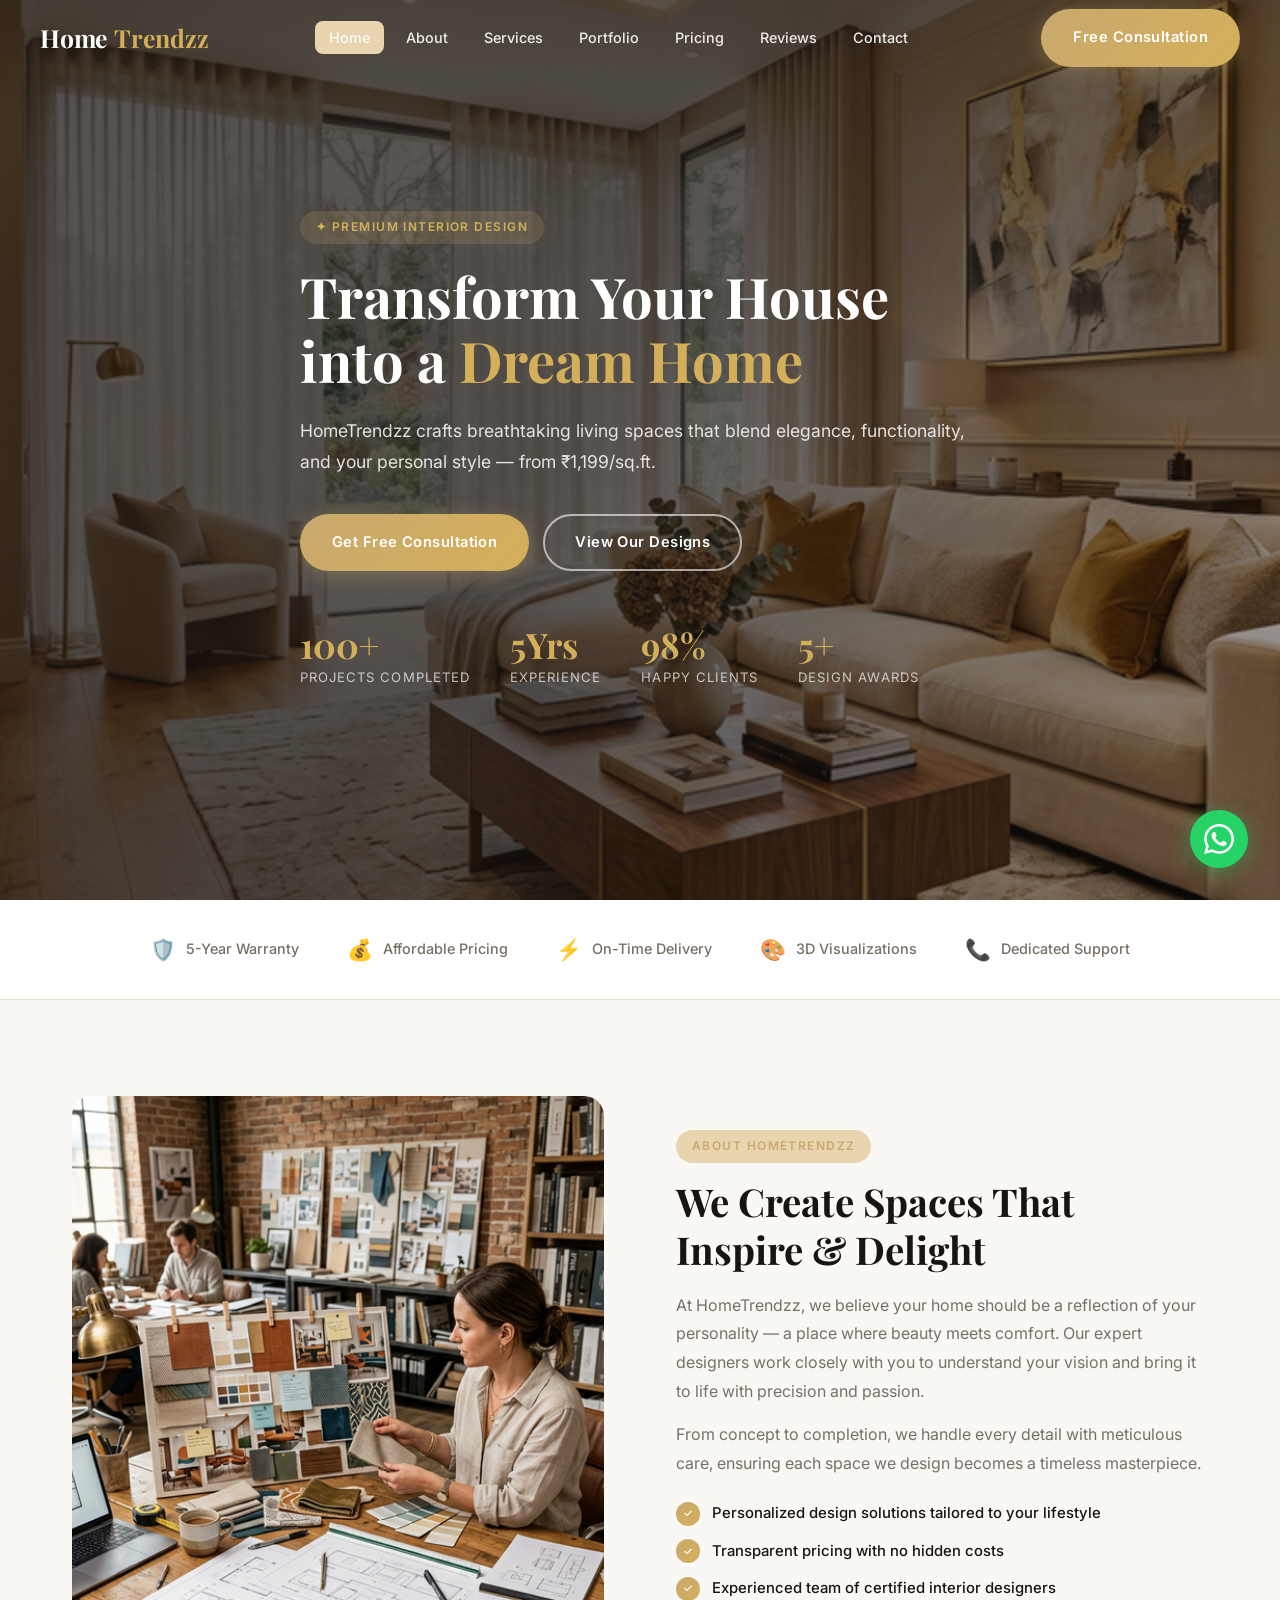
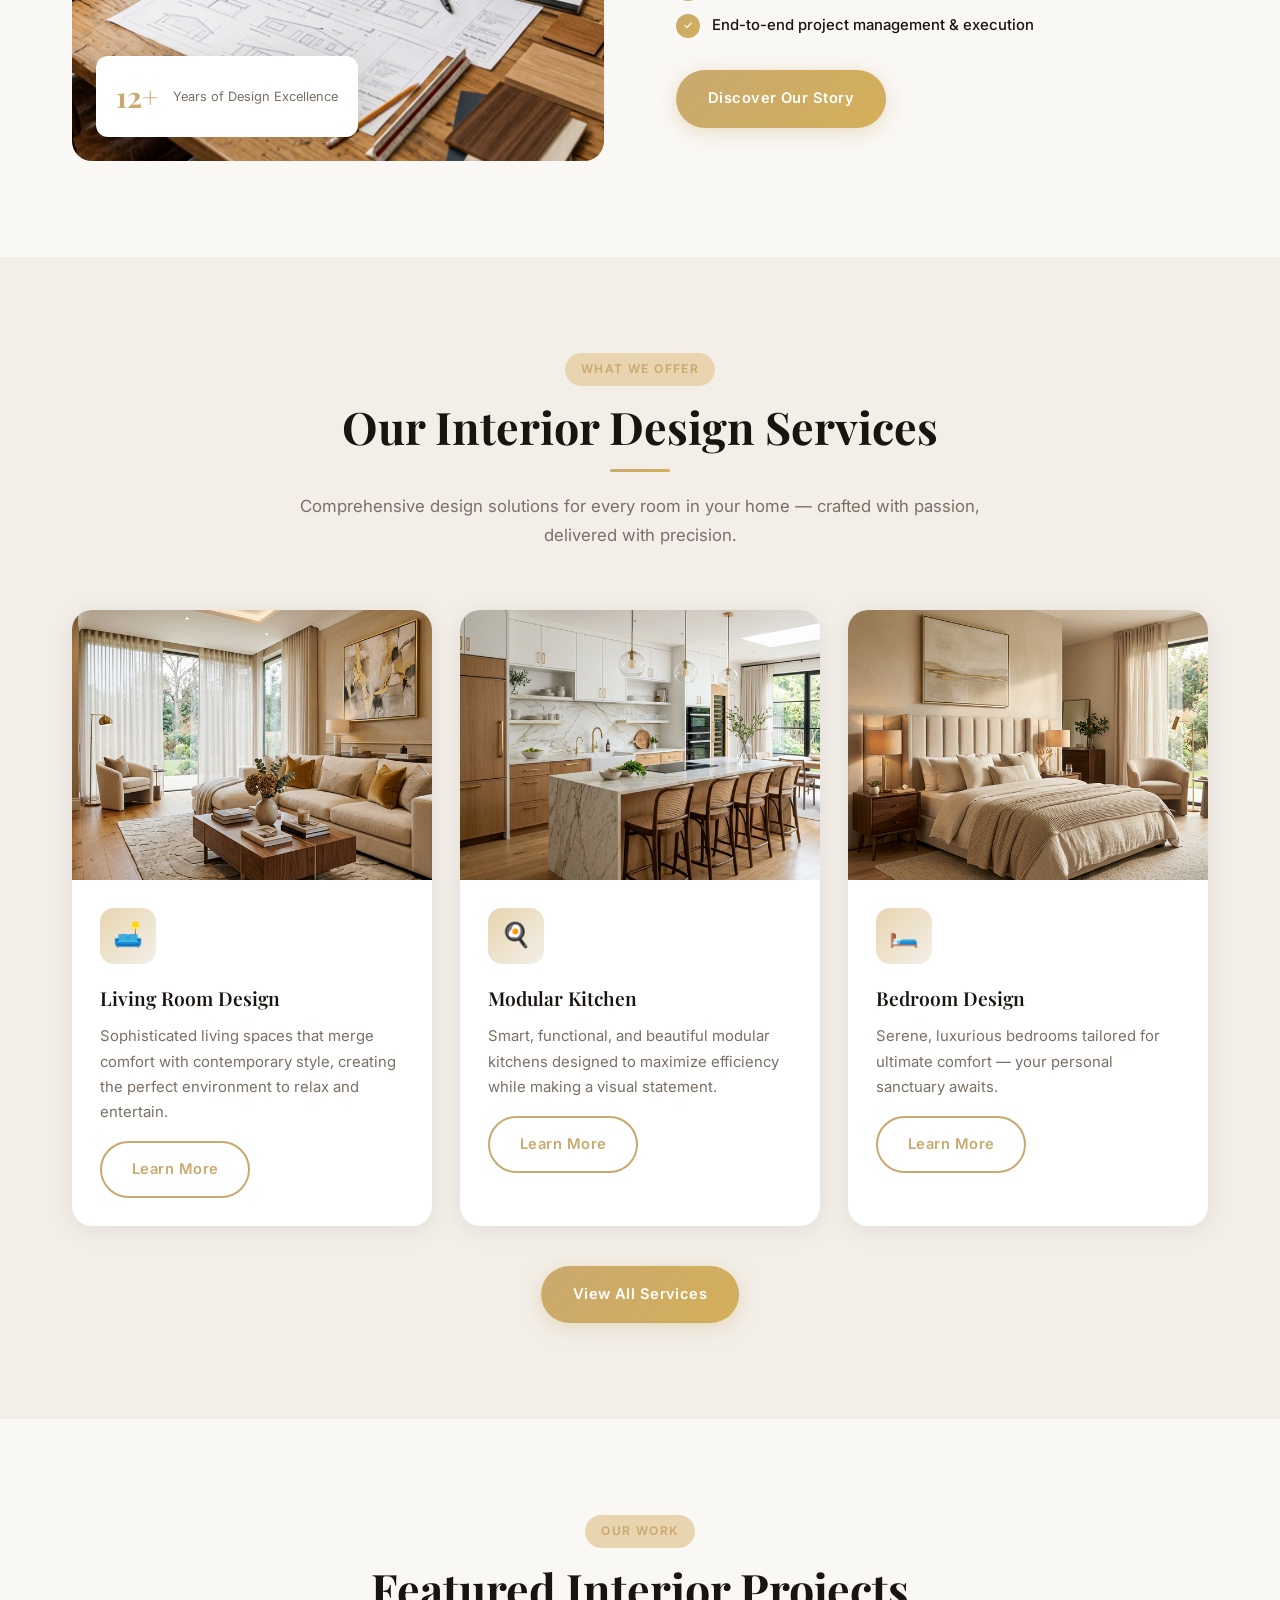
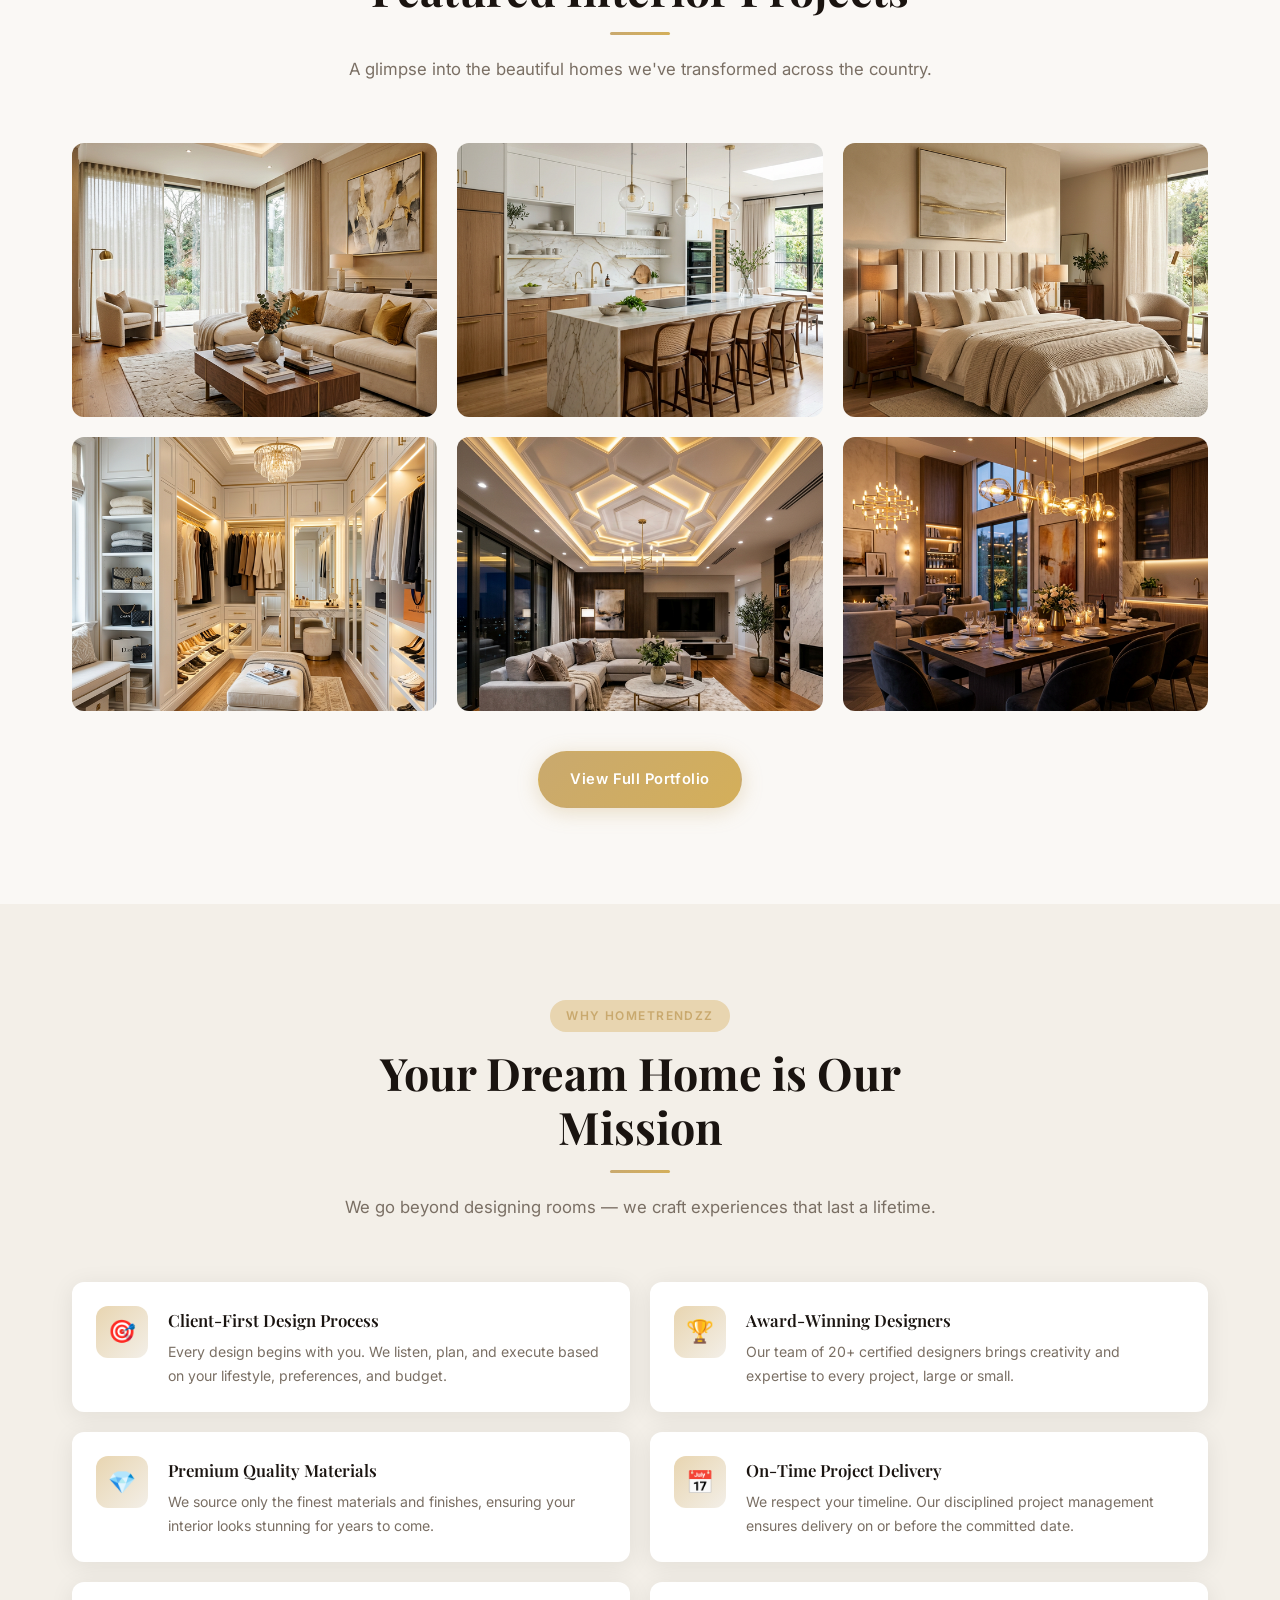
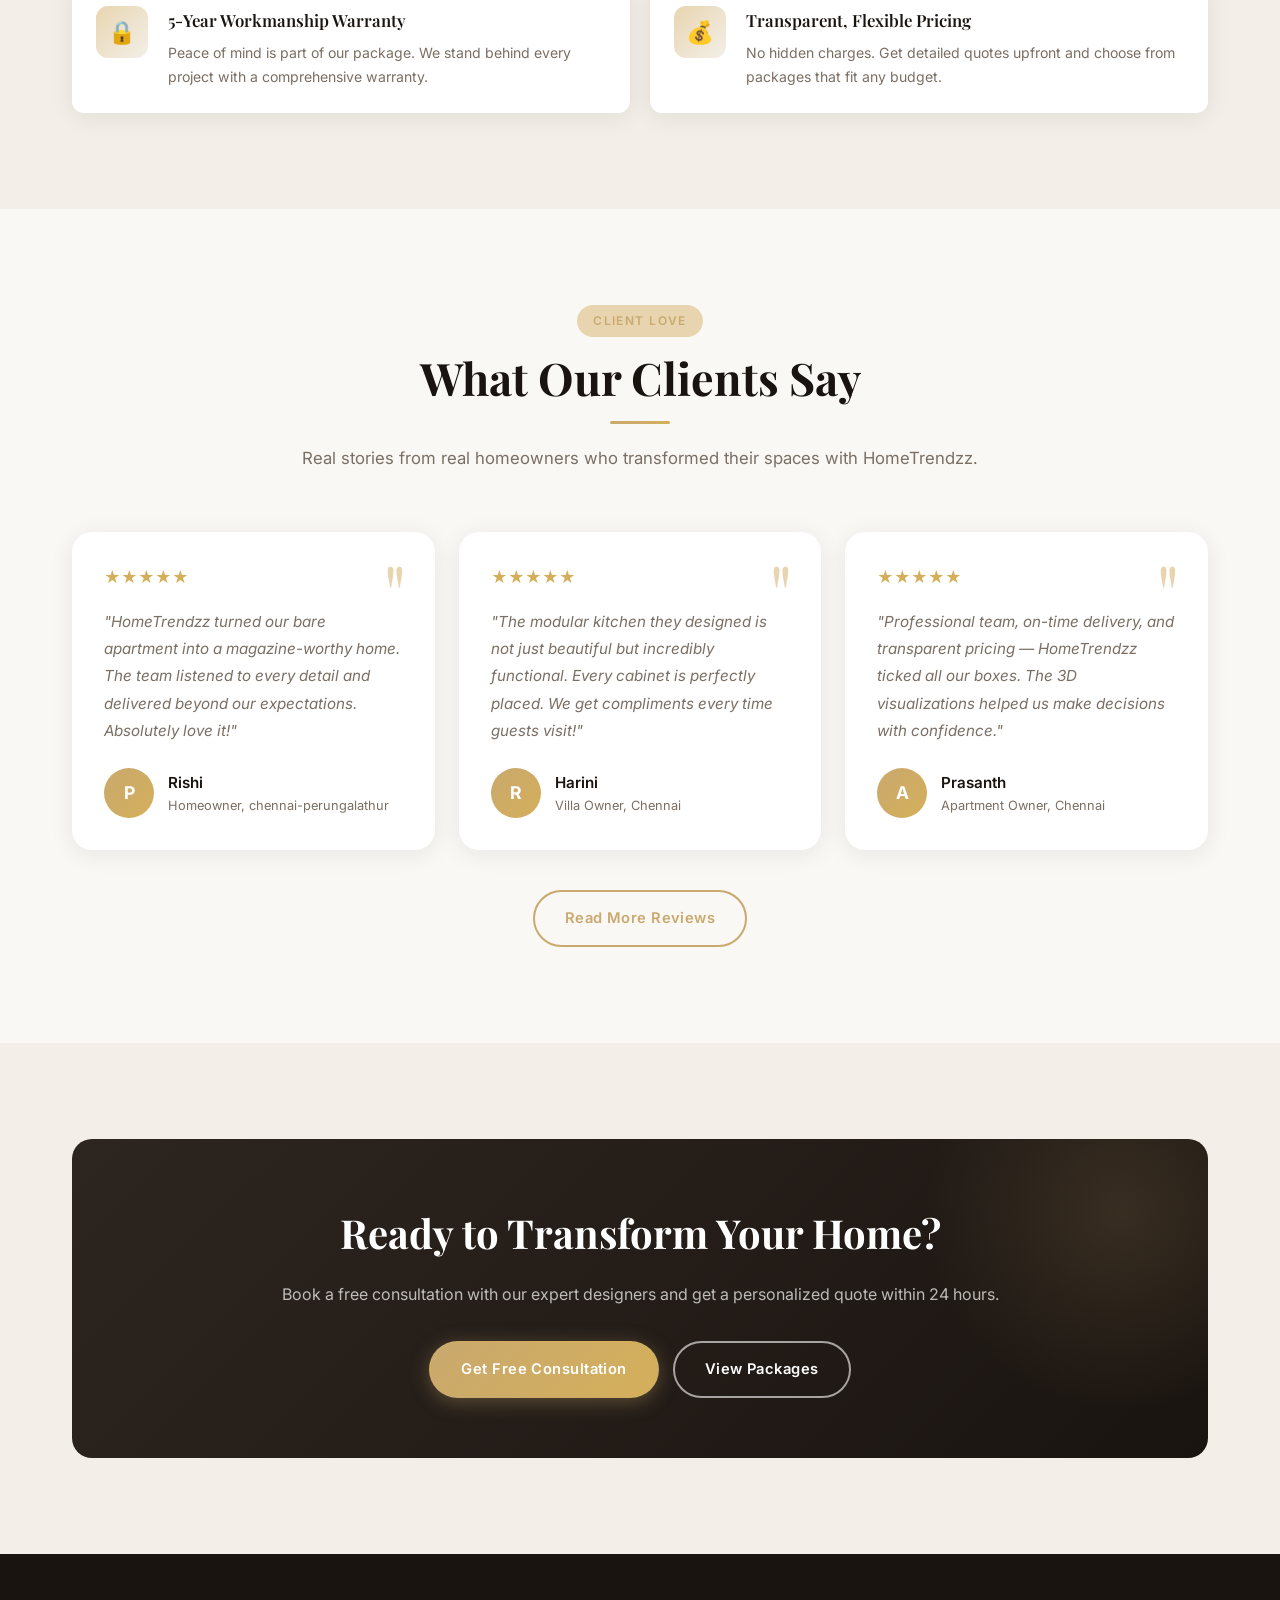
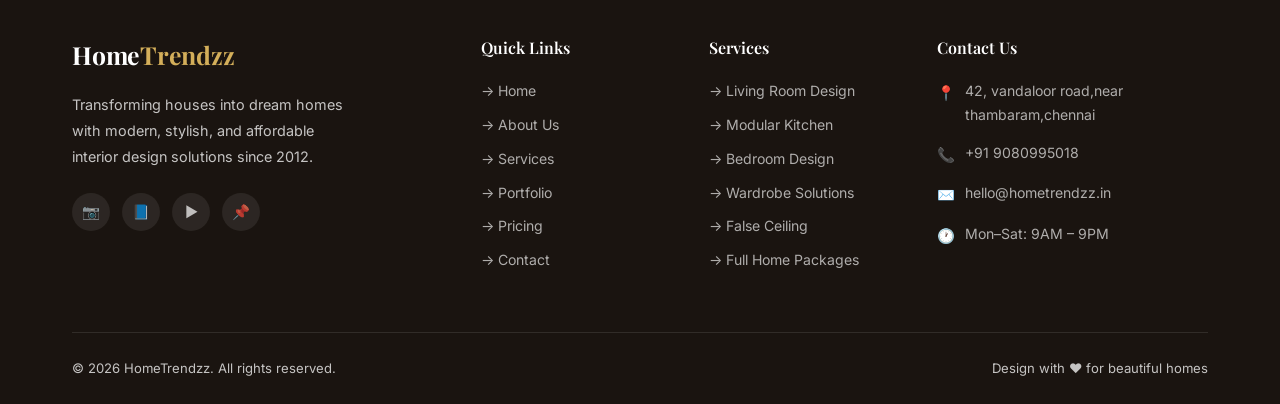
<file: index.html>
﻿<!DOCTYPE html>
<html lang="en">

<head>
  <meta charset="UTF-8" />
  <meta name="viewport" content="width=device-width, initial-scale=1.0, viewport-fit=cover" />
  <title>HomeTrendzz | Modern Home Interior Design Services</title>
  <meta name="description"
    content="HomeTrendzz transforms homes into dream spaces with modern, stylish, and affordable interior design services. Living rooms, kitchens, bedrooms, wardrobes & more." />
  <meta name="keywords"
    content="home interior design, modular kitchen design, home interior services, affordable interior designers, modern home interiors, bedroom interior design" />
  <meta property="og:title" content="HomeTrendzz | Transform Your House into a Dream Home" />
  <meta property="og:description"
    content="Premium home interior design services. Modern, stylish, and affordable. Book your free consultation today." />
  <meta property="og:type" content="website" />
  <link rel="preconnect" href="https://fonts.googleapis.com" />
  <link rel="preconnect" href="https://fonts.gstatic.com" crossorigin />
  <link rel="stylesheet" href="style.css" />
  <style>
    /* ---- Intro ---- */
    .intro-section {
      display: grid;
      grid-template-columns: 1fr 1fr;
      gap: 72px;
      align-items: center;
    }

    .intro-img {
      border-radius: var(--radius-lg);
      overflow: hidden;
      position: relative;
    }

    .intro-img img {
      width: 100%;
      aspect-ratio: 4/5;
      object-fit: cover;
    }

    .intro-img-badge {
      position: absolute;
      bottom: 24px;
      left: 24px;
      background: var(--white);
      padding: 16px 20px;
      border-radius: var(--radius);
      box-shadow: var(--shadow-lg);
      display: flex;
      align-items: center;
      gap: 14px;
    }

    .intro-img-badge .num {
      font-family: var(--font-serif);
      font-size: 1.8rem;
      font-weight: 700;
      color: var(--primary);
    }

    .intro-img-badge p {
      font-size: 0.8rem;
      color: var(--text-muted);
      line-height: 1.4;
    }

    .intro-content h2 {
      font-family: var(--font-serif);
      font-size: 2.4rem;
      font-weight: 700;
      color: var(--dark);
      margin-bottom: 18px;
      line-height: 1.25;
    }

    .intro-content p {
      color: var(--text-muted);
      margin-bottom: 14px;
      line-height: 1.8;
    }

    .intro-checks {
      margin: 24px 0 32px;
      display: flex;
      flex-direction: column;
      gap: 12px;
    }

    .intro-check {
      display: flex;
      align-items: center;
      gap: 12px;
      font-size: 0.93rem;
      font-weight: 500;
      color: var(--dark);
    }

    .intro-check span {
      width: 24px;
      height: 24px;
      border-radius: 50%;
      background: linear-gradient(135deg, var(--primary), var(--accent-gold));
      display: flex;
      align-items: center;
      justify-content: center;
      color: var(--white);
      font-size: 0.7rem;
      flex-shrink: 0;
    }

    /* ---- Features strip ---- */
    .features-strip {
      padding: 32px 0;
      background: var(--white);
      border-bottom: 1px solid var(--border);
    }

    .features-row {
      display: flex;
      align-items: center;
      justify-content: center;
      gap: 48px;
      flex-wrap: wrap;
    }

    .feature-item {
      display: flex;
      align-items: center;
      gap: 10px;
      font-size: 0.9rem;
      font-weight: 500;
      color: var(--text-muted);
    }

    .feature-item .icon {
      font-size: 1.3rem;
      color: var(--primary);
    }

    /* ---- Why Us ---- */
    .why-grid {
      display: grid;
      grid-template-columns: repeat(2, 1fr);
      gap: 20px;
    }

    /* ---- Testimonial slider ---- */
    .testimonials-grid {
      display: grid;
      grid-template-columns: repeat(3, 1fr);
      gap: 24px;
    }

    /* Tablet Landscape */
    @media(max-width:1024px) {
      .intro-section {
        gap: 48px;
      }

      .intro-content h2 {
        font-size: 2rem;
      }

      .testimonials-grid {
        grid-template-columns: 1fr 1fr;
      }
    }

    /* Tablet Portrait */
    @media(max-width:768px) {
      .intro-section {
        grid-template-columns: 1fr;
        gap: 36px;
      }

      .intro-img img {
        aspect-ratio: 16/9;
      }

      .intro-img-badge {
        bottom: 16px;
        left: 16px;
        padding: 12px 16px;
      }

      .intro-img-badge .num {
        font-size: 1.4rem;
      }

      .intro-content h2 {
        font-size: 1.9rem;
      }

      .why-grid {
        grid-template-columns: 1fr;
      }

      .testimonials-grid {
        grid-template-columns: 1fr;
      }

      .features-row {
        gap: 16px;
      }
    }

    /* Mobile */
    @media(max-width:480px) {
      .intro-section {
        gap: 24px;
      }

      .intro-content h2 {
        font-size: 1.65rem;
      }

      .intro-img-badge .num {
        font-size: 1.25rem;
      }

      .intro-img-badge p {
        font-size: 0.73rem;
      }

      .features-strip {
        padding: 22px 0;
      }

      .feature-item {
        font-size: 0.82rem;
      }

      .feature-item .icon {
        font-size: 1.1rem;
      }
    }

    /* Small mobile */
    @media(max-width:380px) {
      .intro-content h2 {
        font-size: 1.45rem;
      }

      .features-row {
        gap: 12px;
      }
    }
  </style>
</head>

<body>

  <!-- ===== Navbar ===== -->
  <nav id="navbar" class="transparent">
    <div class="nav-inner">
      <a href="index.html" class="logo">Home<span>Trendzz</span></a>
      <ul class="nav-links" id="nav-links">
        <li><a href="index.html">Home</a></li>
        <li><a href="about.html">About</a></li>
        <li><a href="services.html">Services</a></li>
        <li><a href="portfolio.html">Portfolio</a></li>
        <li><a href="pricing.html">Pricing</a></li>
        <li><a href="testimonials.html">Reviews</a></li>
        <li><a href="contact.html">Contact</a></li>
      </ul>
      <a href="contact.html" class="btn btn-primary nav-cta">Free Consultation</a>
      <div class="burger" id="burger"><span></span><span></span><span></span></div>
    </div>
  </nav>

  <!-- ===== Hero ===== -->
  <section class="hero">
    <div class="hero-bg">
      <img src="hero_living_room.png" alt="Luxury living room interior design by HomeTrendzz" />
      <div class="hero-overlay"></div>
    </div>
    <div class="container">
      <div class="hero-content">
        <div class="badge badge-light">✦ Premium Interior Design</div>
        <h1>Transform Your House into a <em>Dream Home</em></h1>
        <p>HomeTrendzz crafts breathtaking living spaces that blend elegance, functionality, and your personal style —
          from ₹1,199/sq.ft.</p>
        <div class="hero-btns">
          <a href="contact.html" class="btn btn-primary">Get Free Consultation</a>
          <a href="portfolio.html" class="btn btn-outline-white">View Our Designs</a>
        </div>
      </div>
      <div class="hero-stats">
        <div class="stat">
          <div class="stat-number" data-count="100" data-suffix="+">500+</div>
          <div class="stat-label">Projects Completed</div>
        </div>
        <div class="stat">
          <div class="stat-number" data-count="5" data-suffix="Yrs">12Yrs</div>
          <div class="stat-label">Experience</div>
        </div>
        <div class="stat">
          <div class="stat-number" data-count="98" data-suffix="%">98%</div>
          <div class="stat-label">Happy Clients</div>
        </div>
        <div class="stat">
          <div class="stat-number" data-count="5" data-suffix="+">20+</div>
          <div class="stat-label">Design Awards</div>
        </div>
      </div>
    </div>
  </section>

  <!-- ===== Features Strip ===== -->
  <div class="features-strip">
    <div class="container">
      <div class="features-row">
        <div class="feature-item"><span class="icon">🛡️</span> 5-Year Warranty</div>
        <div class="feature-item"><span class="icon">💰</span> Affordable Pricing</div>
        <div class="feature-item"><span class="icon">⚡</span> On-Time Delivery</div>
        <div class="feature-item"><span class="icon">🎨</span> 3D Visualizations</div>
        <div class="feature-item"><span class="icon">📞</span> Dedicated Support</div>
      </div>
    </div>
  </div>

  <!-- ===== Intro About ===== -->
  <section class="section">
    <div class="container">
      <div class="intro-section">
        <div class="intro-img reveal">
          <img src="about_hero.png" alt="HomeTrendzz design studio workspace" />
          <div class="intro-img-badge">
            <div class="num">12+</div>
            <p>Years of Design Excellence</p>
          </div>
        </div>
        <div class="intro-content reveal reveal-delay-2">
          <div class="badge">About HomeTrendzz</div>
          <h2>We Create Spaces That Inspire & Delight</h2>
          <p>At HomeTrendzz, we believe your home should be a reflection of your personality — a place where beauty
            meets comfort. Our expert designers work closely with you to understand your vision and bring it to life
            with precision and passion.</p>
          <p>From concept to completion, we handle every detail with meticulous care, ensuring each space we design
            becomes a timeless masterpiece.</p>
          <div class="intro-checks">
            <div class="intro-check"><span>✓</span> Personalized design solutions tailored to your lifestyle</div>
            <div class="intro-check"><span>✓</span> Transparent pricing with no hidden costs</div>
            <div class="intro-check"><span>✓</span> Experienced team of certified interior designers</div>
            <div class="intro-check"><span>✓</span> End-to-end project management & execution</div>
          </div>
          <a href="about.html" class="btn btn-primary">Discover Our Story</a>
        </div>
      </div>
    </div>
  </section>

  <!-- ===== Services Preview ===== -->
  <section class="section section-alt">
    <div class="container">
      <div class="section-header reveal">
        <div class="badge">What We Offer</div>
        <h2>Our Interior Design Services</h2>
        <div class="divider"></div>
        <p>Comprehensive design solutions for every room in your home — crafted with passion, delivered with precision.
        </p>
      </div>
      <div class="grid-3">
        <div class="card reveal reveal-delay-1">
          <div class="card-img">
            <img src="hero_living_room.png" alt="Living Room Interior Design" />
          </div>
          <div class="card-body">
            <div class="card-icon">🛋️</div>
            <h3>Living Room Design</h3>
            <p>Sophisticated living spaces that merge comfort with contemporary style, creating the perfect environment
              to relax and entertain.</p>
            <a href="services.html" class="btn btn-outline" style="margin-top:16px;">Learn More</a>
          </div>
        </div>
        <div class="card reveal reveal-delay-2">
          <div class="card-img">
            <img src="kitchen_design.png" alt="Modular Kitchen Design" />
          </div>
          <div class="card-body">
            <div class="card-icon">🍳</div>
            <h3>Modular Kitchen</h3>
            <p>Smart, functional, and beautiful modular kitchens designed to maximize efficiency while making a visual
              statement.</p>
            <a href="services.html" class="btn btn-outline" style="margin-top:16px;">Learn More</a>
          </div>
        </div>
        <div class="card reveal reveal-delay-3">
          <div class="card-img">
            <img src="bedroom_design.png" alt="Bedroom Interior Design" />
          </div>
          <div class="card-body">
            <div class="card-icon">🛏️</div>
            <h3>Bedroom Design</h3>
            <p>Serene, luxurious bedrooms tailored for ultimate comfort — your personal sanctuary awaits.</p>
            <a href="services.html" class="btn btn-outline" style="margin-top:16px;">Learn More</a>
          </div>
        </div>
      </div>
      <div style="text-align:center;margin-top:40px;">
        <a href="services.html" class="btn btn-primary">View All Services</a>
      </div>
    </div>
  </section>

  <!-- ===== Portfolio Preview ===== -->
  <section class="section">
    <div class="container">
      <div class="section-header reveal">
        <div class="badge">Our Work</div>
        <h2>Featured Interior Projects</h2>
        <div class="divider"></div>
        <p>A glimpse into the beautiful homes we've transformed across the country.</p>
      </div>
      <div class="portfolio-grid">
        <div class="portfolio-item reveal reveal-delay-1" data-cat="living">
          <img src="hero_living_room.png" alt="Luxury Living Room Design" />
          <div class="portfolio-overlay">
            <div class="portfolio-overlay-content">
              <h4>Sharma Residence</h4>
              <p>Living Room · Delhi</p>
            </div>
          </div>
        </div>
        <div class="portfolio-item reveal reveal-delay-2" data-cat="kitchen">
          <img src="kitchen_design.png" alt="Modern Kitchen Design" />
          <div class="portfolio-overlay">
            <div class="portfolio-overlay-content">
              <h4>Gupta Family Kitchen</h4>
              <p>Modular Kitchen · Mumbai</p>
            </div>
          </div>
        </div>
        <div class="portfolio-item reveal reveal-delay-3" data-cat="bedroom">
          <img src="bedroom_design.png" alt="Master Bedroom Design" />
          <div class="portfolio-overlay">
            <div class="portfolio-overlay-content">
              <h4>Kapoor Master Suite</h4>
              <p>Bedroom · Bangalore</p>
            </div>
          </div>
        </div>
        <div class="portfolio-item reveal reveal-delay-1" data-cat="wardrobe">
          <img src="wardrobe_design.png" alt="Wardrobe Design" />
          <div class="portfolio-overlay">
            <div class="portfolio-overlay-content">
              <h4>Mehta Walk-In Wardrobe</h4>
              <p>Wardrobe & Storage · Hyderabad</p>
            </div>
          </div>
        </div>
        <div class="portfolio-item reveal reveal-delay-2" data-cat="ceiling">
          <img src="false_ceiling_design.png" alt="False Ceiling Design" />
          <div class="portfolio-overlay">
            <div class="portfolio-overlay-content">
              <h4>Verma Luxury Ceiling</h4>
              <p>False Ceiling · Pune</p>
            </div>
          </div>
        </div>
        <div class="portfolio-item reveal reveal-delay-3" data-cat="lighting">
          <img src="lighting_design.png" alt="Lighting Design" />
          <div class="portfolio-overlay">
            <div class="portfolio-overlay-content">
              <h4>Singh Dining Experience</h4>
              <p>Lighting Design · Chennai</p>
            </div>
          </div>
        </div>
      </div>
      <div style="text-align:center;margin-top:40px;">
        <a href="portfolio.html" class="btn btn-primary">View Full Portfolio</a>
      </div>
    </div>
  </section>

  <!-- ===== Why Choose Us ===== -->
  <section class="section section-alt">
    <div class="container">
      <div class="section-header reveal">
        <div class="badge">Why HomeTrendzz</div>
        <h2>Your Dream Home is Our Mission</h2>
        <div class="divider"></div>
        <p>We go beyond designing rooms — we craft experiences that last a lifetime.</p>
      </div>
      <div class="why-grid">
        <div class="why-item reveal reveal-delay-1">
          <div class="why-icon">🎯</div>
          <div>
            <h4>Client-First Design Process</h4>
            <p>Every design begins with you. We listen, plan, and execute based on your lifestyle, preferences, and
              budget.</p>
          </div>
        </div>
        <div class="why-item reveal reveal-delay-2">
          <div class="why-icon">🏆</div>
          <div>
            <h4>Award-Winning Designers</h4>
            <p>Our team of 20+ certified designers brings creativity and expertise to every project, large or small.</p>
          </div>
        </div>
        <div class="why-item reveal reveal-delay-3">
          <div class="why-icon">💎</div>
          <div>
            <h4>Premium Quality Materials</h4>
            <p>We source only the finest materials and finishes, ensuring your interior looks stunning for years to
              come.</p>
          </div>
        </div>
        <div class="why-item reveal reveal-delay-4">
          <div class="why-icon">📅</div>
          <div>
            <h4>On-Time Project Delivery</h4>
            <p>We respect your timeline. Our disciplined project management ensures delivery on or before the committed
              date.</p>
          </div>
        </div>
        <div class="why-item reveal reveal-delay-1">
          <div class="why-icon">🔒</div>
          <div>
            <h4>5-Year Workmanship Warranty</h4>
            <p>Peace of mind is part of our package. We stand behind every project with a comprehensive warranty.</p>
          </div>
        </div>
        <div class="why-item reveal reveal-delay-2">
          <div class="why-icon">💰</div>
          <div>
            <h4>Transparent, Flexible Pricing</h4>
            <p>No hidden charges. Get detailed quotes upfront and choose from packages that fit any budget.</p>
          </div>
        </div>
      </div>
    </div>
  </section>

  <!-- ===== Testimonials ===== -->
  <section class="section">
    <div class="container">
      <div class="section-header reveal">
        <div class="badge">Client Love</div>
        <h2>What Our Clients Say</h2>
        <div class="divider"></div>
        <p>Real stories from real homeowners who transformed their spaces with HomeTrendzz.</p>
      </div>
      <div class="testimonials-grid">
        <div class="testimonial-card reveal reveal-delay-1">
          <div class="stars">★★★★★</div>
          <p class="testimonial-text">"HomeTrendzz turned our bare apartment into a magazine-worthy home. The team
            listened to every detail and delivered beyond our expectations. Absolutely love it!"</p>
          <div class="testimonial-author">
            <div class="testimonial-avatar-placeholder">P</div>
            <div>
              <div class="author-name">Rishi</div>
              <div class="author-meta">Homeowner, chennai-perungalathur</div>
            </div>
          </div>
        </div>
        <div class="testimonial-card reveal reveal-delay-2">
          <div class="stars">★★★★★</div>
          <p class="testimonial-text">"The modular kitchen they designed is not just beautiful but incredibly
            functional. Every cabinet is perfectly placed. We get compliments every time guests visit!"</p>
          <div class="testimonial-author">
            <div class="testimonial-avatar-placeholder">R</div>
            <div>
              <div class="author-name">Harini</div>
              <div class="author-meta">Villa Owner, Chennai</div>
            </div>
          </div>
        </div>
        <div class="testimonial-card reveal reveal-delay-3">
          <div class="stars">★★★★★</div>
          <p class="testimonial-text">"Professional team, on-time delivery, and transparent pricing — HomeTrendzz ticked
            all our boxes. The 3D visualizations helped us make decisions with confidence."</p>
          <div class="testimonial-author">
            <div class="testimonial-avatar-placeholder">A</div>
            <div>
              <div class="author-name">Prasanth</div>
              <div class="author-meta">Apartment Owner, Chennai</div>
            </div>
          </div>
        </div>
      </div>
      <div style="text-align:center;margin-top:40px;">
        <a href="testimonials.html" class="btn btn-outline">Read More Reviews</a>
      </div>
    </div>
  </section>

  <!-- ===== CTA Banner ===== -->
  <section class="section section-alt">
    <div class="container">
      <div class="cta-banner reveal">
        <h2>Ready to Transform Your Home?</h2>
        <p>Book a free consultation with our expert designers and get a personalized quote within 24 hours.</p>
        <div class="cta-btns">
          <a href="contact.html" class="btn btn-primary">Get Free Consultation</a>
          <a href="pricing.html" class="btn btn-outline-white">View Packages</a>
        </div>
      </div>
    </div>
  </section>

  <!-- ===== Footer ===== -->
  <footer id="footer">
    <div class="container">
      <div class="footer-grid">
        <div class="footer-brand">
          <a href="index.html" class="logo">Home<span>Trendzz</span></a>
          <p>Transforming houses into dream homes with modern, stylish, and affordable interior design solutions since
            2012.</p>
          <div class="footer-social">
            <a href="#" class="social-btn" aria-label="Instagram">📷</a>
            <a href="#" class="social-btn" aria-label="Facebook">📘</a>
            <a href="#" class="social-btn" aria-label="YouTube">▶️</a>
            <a href="#" class="social-btn" aria-label="Pinterest">📌</a>
          </div>
        </div>
        <div class="footer-col">
          <h4>Quick Links</h4>
          <ul>
            <li><a href="index.html">→ Home</a></li>
            <li><a href="about.html">→ About Us</a></li>
            <li><a href="services.html">→ Services</a></li>
            <li><a href="portfolio.html">→ Portfolio</a></li>
            <li><a href="pricing.html">→ Pricing</a></li>
            <li><a href="contact.html">→ Contact</a></li>
          </ul>
        </div>
        <div class="footer-col">
          <h4>Services</h4>
          <ul>
            <li><a href="services.html">→ Living Room Design</a></li>
            <li><a href="services.html">→ Modular Kitchen</a></li>
            <li><a href="services.html">→ Bedroom Design</a></li>
            <li><a href="services.html">→ Wardrobe Solutions</a></li>
            <li><a href="services.html">→ False Ceiling</a></li>
            <li><a href="services.html">→ Full Home Packages</a></li>
          </ul>
        </div>
        <div class="footer-col">
          <h4>Contact Us</h4>
          <div class="footer-contact-item">
            <div class="icon">📍</div>
            <p>42, vandaloor road,near thambaram,chennai</p>
          </div>
          <div class="footer-contact-item">
            <div class="icon">📞</div>
            <p>+91 9080995018</p>
          </div>
          <div class="footer-contact-item">
            <div class="icon">✉️</div>
            <p>hello@hometrendzz.in</p>
          </div>
          <div class="footer-contact-item">
            <div class="icon">🕐</div>
            <p>Mon–Sat: 9AM – 9PM</p>
          </div>
        </div>
      </div>
      <div class="footer-bottom">
        <span>© 2026 HomeTrendzz. All rights reserved.</span>
        <span>Design with ❤️ for beautiful homes</span>
      </div>
    </div>
  </footer>

  <!-- WhatsApp -->
  <a href="https://wa.me/919080995018?text=Hi%20HomeTrendzz!%20I%20am%20interested%20in%20interior%20design%20services."
    id="whatsapp-btn" target="_blank" aria-label="Chat on WhatsApp">
    <svg viewBox="0 0 24 24" xmlns="http://www.w3.org/2000/svg">
      <path
        d="M17.472 14.382c-.297-.149-1.758-.867-2.03-.967-.273-.099-.471-.148-.67.15-.197.297-.767.966-.94 1.164-.173.199-.347.223-.644.075-.297-.15-1.255-.463-2.39-1.475-.883-.788-1.48-1.761-1.653-2.059-.173-.297-.018-.458.13-.606.134-.133.298-.347.446-.52.149-.174.198-.298.298-.497.099-.198.05-.371-.025-.52-.075-.149-.669-1.612-.916-2.207-.242-.579-.487-.5-.669-.51-.173-.008-.371-.01-.57-.01-.198 0-.52.074-.792.372-.272.297-1.04 1.016-1.04 2.479 0 1.462 1.065 2.875 1.213 3.074.149.198 2.096 3.2 5.077 4.487.709.306 1.262.489 1.694.625.712.227 1.36.195 1.871.118.571-.085 1.758-.719 2.006-1.413.248-.694.248-1.289.173-1.413-.074-.124-.272-.198-.57-.347m-5.421 7.403h-.004a9.87 9.87 0 01-5.031-1.378l-.361-.214-3.741.982.998-3.648-.235-.374a9.86 9.86 0 01-1.51-5.26c.001-5.45 4.436-9.884 9.888-9.884 2.64 0 5.122 1.03 6.988 2.898a9.825 9.825 0 012.893 6.994c-.003 5.45-4.437 9.884-9.885 9.884m8.413-18.297A11.815 11.815 0 0012.05 0C5.495 0 .16 5.335.157 11.892c0 2.096.547 4.142 1.588 5.945L.057 24l6.305-1.654a11.882 11.882 0 005.683 1.448h.005c6.554 0 11.89-5.335 11.893-11.893a11.821 11.821 0 00-3.48-8.413z" />
    </svg>
  </a>

  <!-- Scroll Top -->
  <button id="scroll-top" aria-label="Scroll to top">↑</button>

  <script src="main.js"></script>
</body>

</html>
</file>
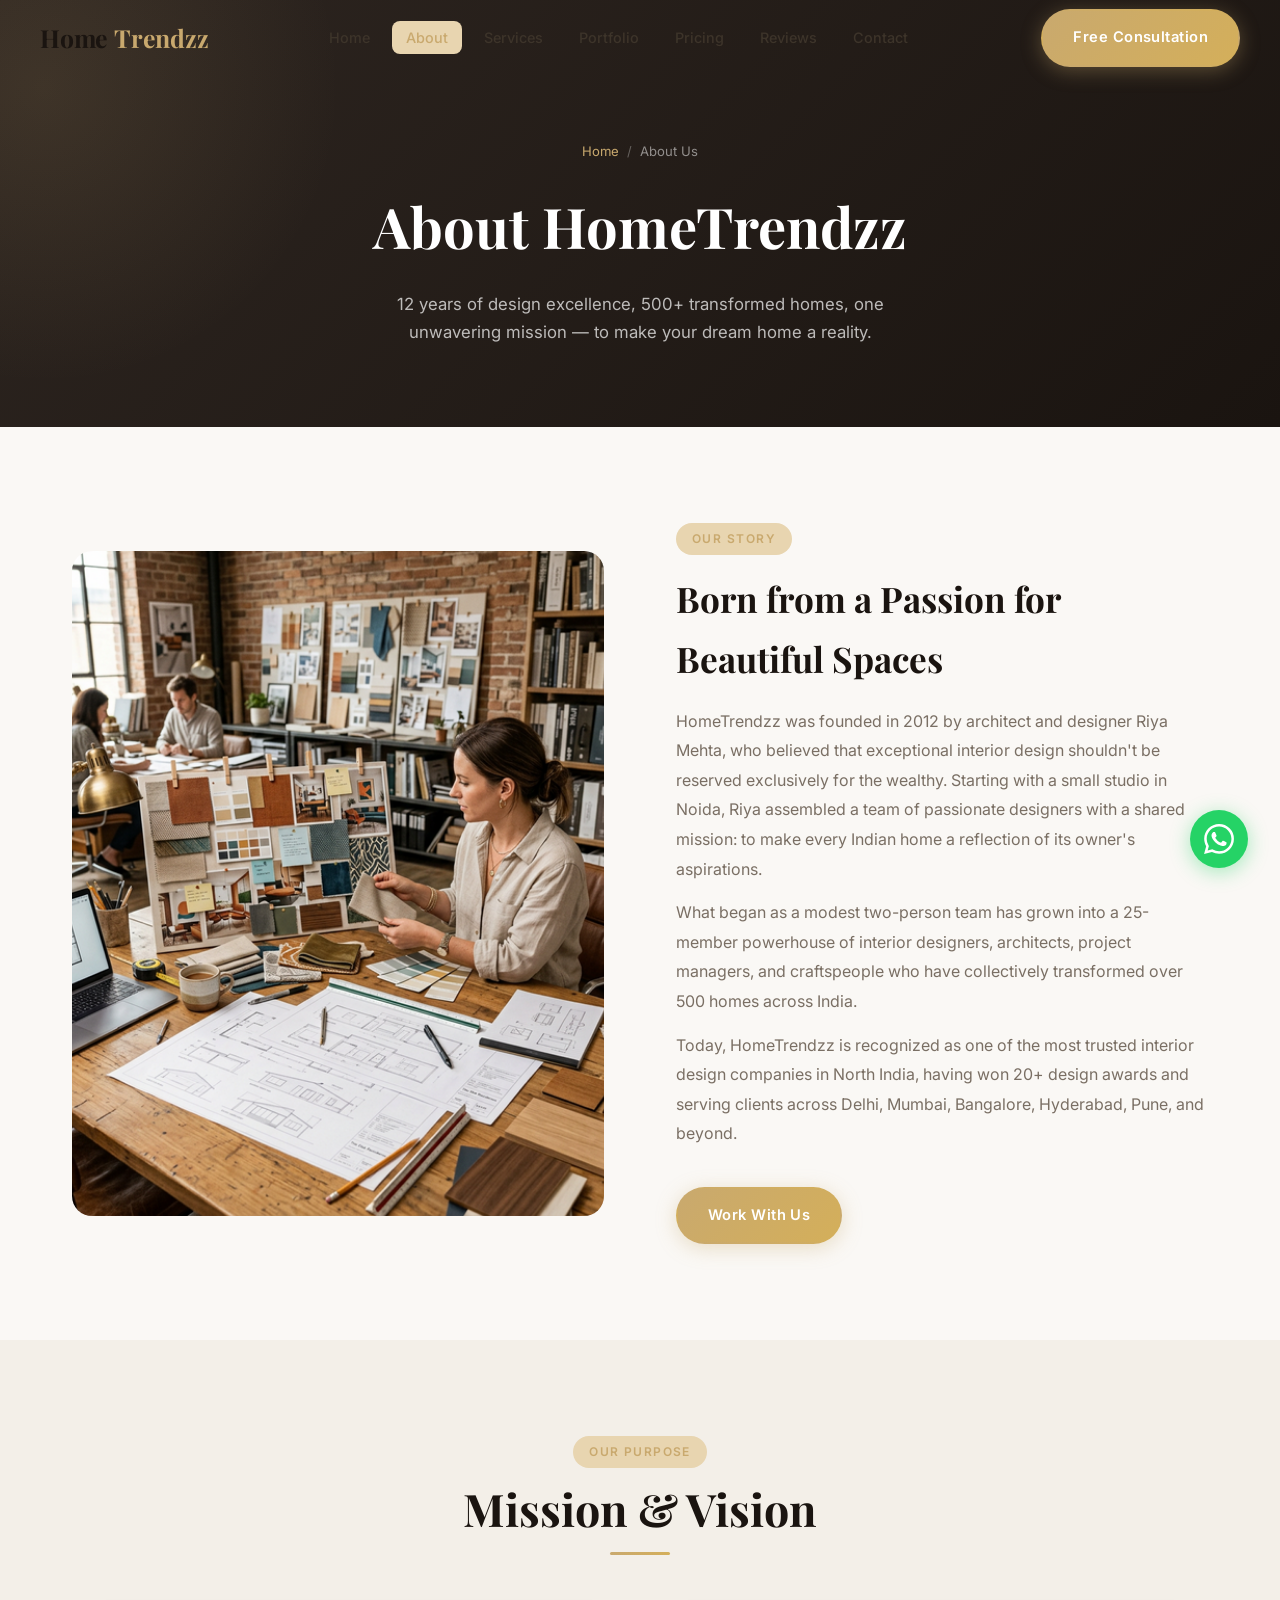
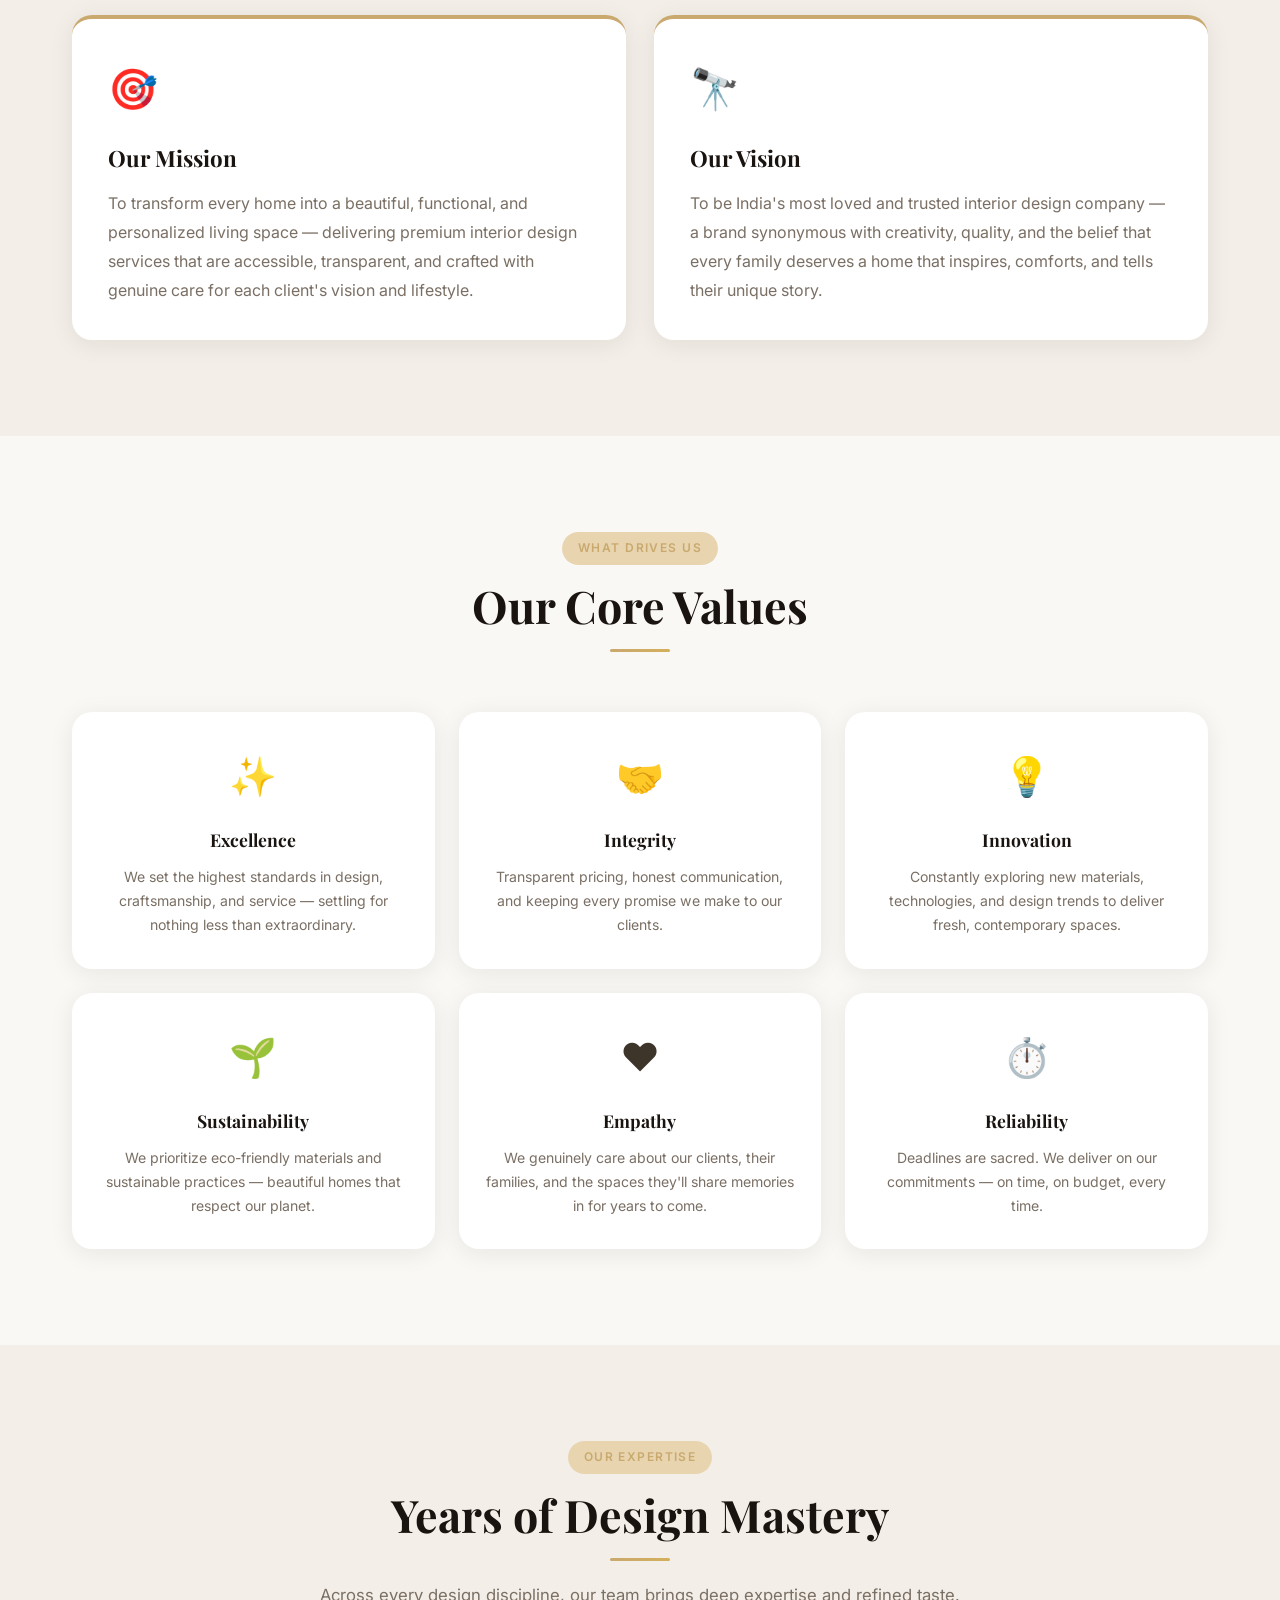
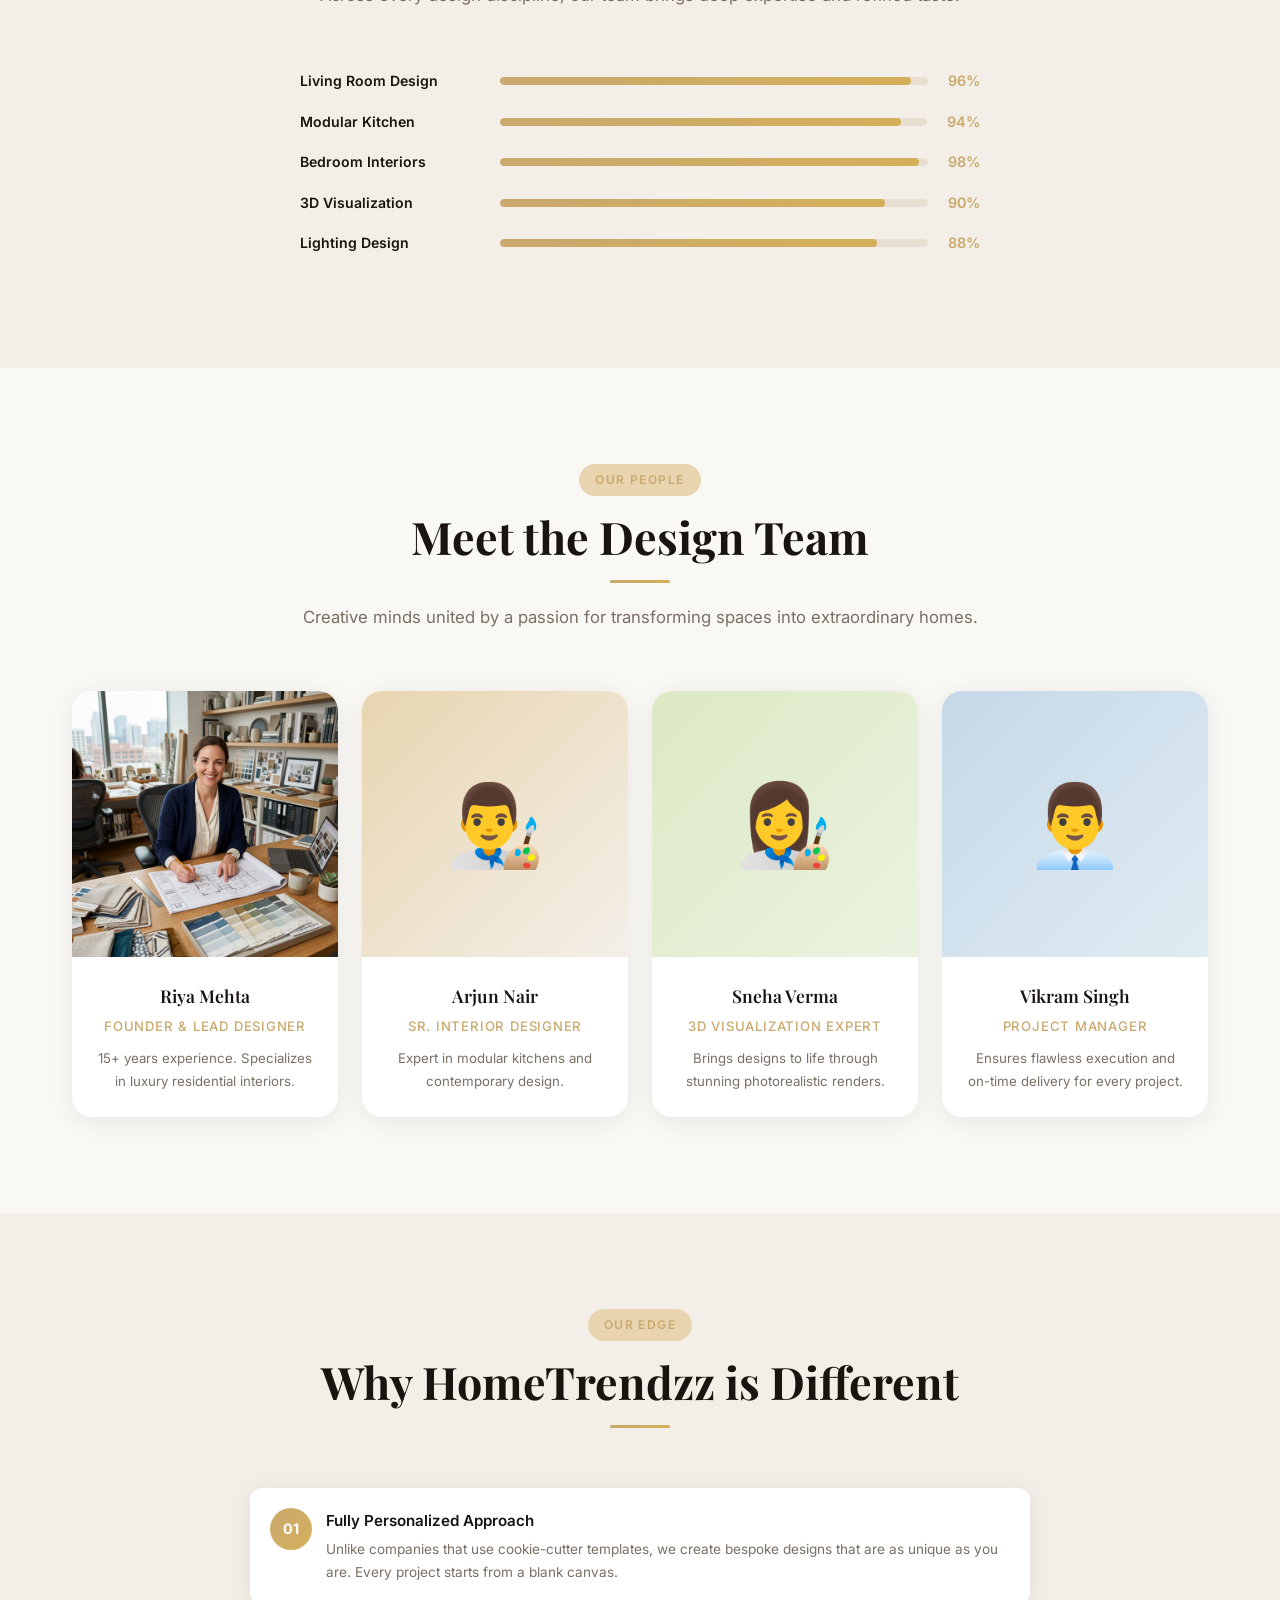
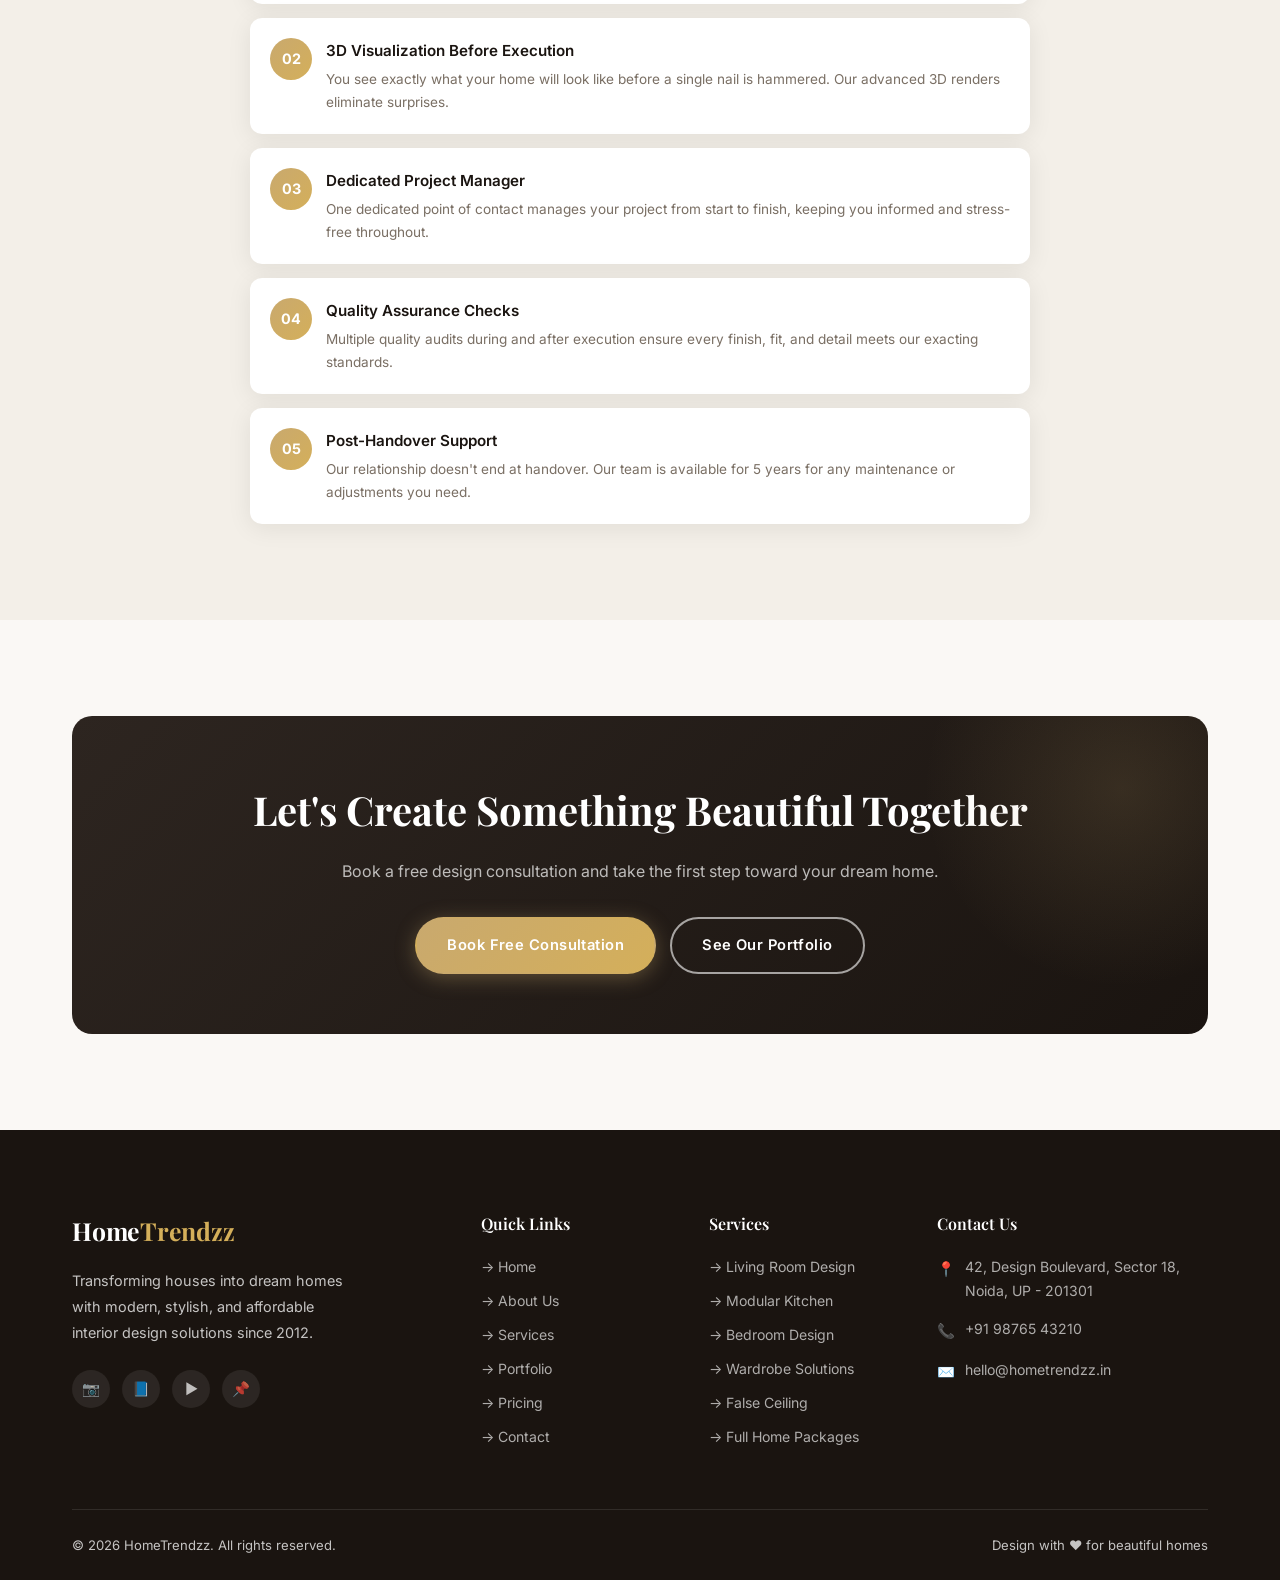
<file: about.html>
﻿<!DOCTYPE html>
<html lang="en">

<head>
    <meta charset="UTF-8" />
    <meta name="viewport" content="width=device-width, initial-scale=1.0, viewport-fit=cover" />
    <title>About Us | HomeTrendzz – Interior Design Experts</title>
    <meta name="description"
        content="Learn about HomeTrendzz – our story, mission, expert design team, and why we're the preferred interior design company for homeowners across India." />
    <meta name="keywords"
        content="about HomeTrendzz, interior design company, experienced interior designers, home interior experts India" />
    <link rel="preconnect" href="https://fonts.googleapis.com" />
    <link rel="stylesheet" href="style.css" />
    <style>
        .story-section {
            display: grid;
            grid-template-columns: 1fr 1fr;
            gap: 72px;
            align-items: center;
        }

        .story-img {
            border-radius: var(--radius-lg);
            overflow: hidden;
        }

        .story-img img {
            width: 100%;
            aspect-ratio: 4/5;
            object-fit: cover;
        }

        .story-content h2 {
            font-family: var(--font-serif);
            font-size: 2.2rem;
            font-weight: 700;
            color: var(--dark);
            margin-bottom: 18px;
        }

        .story-content p {
            color: var(--text-muted);
            line-height: 1.85;
            margin-bottom: 14px;
        }

        .mv-grid {
            display: grid;
            grid-template-columns: 1fr 1fr;
            gap: 28px;
        }

        .mv-card {
            background: var(--white);
            border-radius: var(--radius-lg);
            padding: 36px;
            box-shadow: var(--shadow);
            border-top: 4px solid var(--primary);
        }

        .mv-card h3 {
            font-family: var(--font-serif);
            font-size: 1.4rem;
            color: var(--dark);
            margin-bottom: 12px;
        }

        .mv-card p {
            color: var(--text-muted);
            line-height: 1.8;
        }

        .values-grid {
            display: grid;
            grid-template-columns: repeat(3, 1fr);
            gap: 24px;
        }

        .value-card {
            text-align: center;
            padding: 32px 24px;
            background: var(--white);
            border-radius: var(--radius-lg);
            box-shadow: var(--shadow);
            transition: var(--transition);
        }

        .value-card:hover {
            transform: translateY(-6px);
            box-shadow: var(--shadow-lg);
        }

        .value-icon {
            font-size: 2.4rem;
            margin-bottom: 16px;
        }

        .value-card h4 {
            font-family: var(--font-serif);
            font-size: 1.1rem;
            color: var(--dark);
            margin-bottom: 10px;
        }

        .value-card p {
            font-size: 0.88rem;
            color: var(--text-muted);
        }

        .team-grid {
            display: grid;
            grid-template-columns: repeat(4, 1fr);
            gap: 24px;
        }

        .diff-list {
            display: flex;
            flex-direction: column;
            gap: 14px;
        }

        .diff-item {
            display: flex;
            gap: 14px;
            align-items: flex-start;
            padding: 20px;
            background: var(--white);
            border-radius: var(--radius);
            box-shadow: var(--shadow);
        }

        .diff-num {
            width: 42px;
            height: 42px;
            border-radius: 50%;
            background: linear-gradient(135deg, var(--primary), var(--accent-gold));
            color: var(--white);
            display: flex;
            align-items: center;
            justify-content: center;
            font-weight: 700;
            font-size: 0.9rem;
            flex-shrink: 0;
        }

        .diff-item h5 {
            font-weight: 600;
            font-size: 0.95rem;
            color: var(--dark);
            margin-bottom: 4px;
        }

        .diff-item p {
            font-size: 0.85rem;
            color: var(--text-muted);
        }

        .experience-bar {
            display: flex;
            align-items: center;
            gap: 20px;
            margin-bottom: 16px;
        }

        .exp-label {
            font-size: 0.88rem;
            font-weight: 600;
            color: var(--dark);
            width: 180px;
            flex-shrink: 0;
        }

        .exp-track {
            flex: 1;
            height: 8px;
            background: var(--border);
            border-radius: 4px;
            overflow: hidden;
        }

        .exp-fill {
            height: 100%;
            background: linear-gradient(90deg, var(--primary), var(--accent-gold));
            border-radius: 4px;
            transition: width 1.5s ease;
        }

        @media(max-width:1024px) {
            .story-section {
                grid-template-columns: 1fr;
                gap: 40px;
            }

            .team-grid {
                grid-template-columns: repeat(2, 1fr);
            }
        }

        @media(max-width:768px) {
            .mv-grid {
                grid-template-columns: 1fr;
            }

            .values-grid {
                grid-template-columns: 1fr 1fr;
            }

            .team-grid {
                grid-template-columns: 1fr 1fr;
            }
        }

        @media(max-width:480px) {
            .values-grid {
                grid-template-columns: 1fr;
            }

            .team-grid {
                grid-template-columns: 1fr;
            }
        }
    </style>
</head>

<body>

    <nav id="navbar" class="scrolled">
        <div class="nav-inner">
            <a href="index.html" class="logo">Home<span>Trendzz</span></a>
            <ul class="nav-links" id="nav-links">
                <li><a href="index.html">Home</a></li>
                <li><a href="about.html">About</a></li>
                <li><a href="services.html">Services</a></li>
                <li><a href="portfolio.html">Portfolio</a></li>
                <li><a href="pricing.html">Pricing</a></li>
                <li><a href="testimonials.html">Reviews</a></li>
                <li><a href="contact.html">Contact</a></li>
            </ul>
            <a href="contact.html" class="btn btn-primary nav-cta">Free Consultation</a>
            <div class="burger" id="burger"><span></span><span></span><span></span></div>
        </div>
    </nav>

    <!-- Page Hero -->
    <div class="page-hero">
        <div class="container">
            <div class="breadcrumb"><a href="index.html">Home</a> <span>/</span> About Us</div>
            <h1>About HomeTrendzz</h1>
            <p>12 years of design excellence, 500+ transformed homes, one unwavering mission — to make your dream home a
                reality.</p>
        </div>
    </div>

    <!-- Our Story -->
    <section class="section">
        <div class="container">
            <div class="story-section">
                <div class="story-img reveal">
                    <img src="about_hero.png" alt="HomeTrendzz design studio" />
                </div>
                <div class="story-content reveal reveal-delay-2">
                    <div class="badge">Our Story</div>
                    <h2>Born from a Passion for Beautiful Spaces</h2>
                    <p>HomeTrendzz was founded in 2012 by architect and designer Riya Mehta, who believed that
                        exceptional interior design shouldn't be reserved exclusively for the wealthy. Starting with a
                        small studio in Noida, Riya assembled a team of passionate designers with a shared mission: to
                        make every Indian home a reflection of its owner's aspirations.</p>
                    <p>What began as a modest two-person team has grown into a 25-member powerhouse of interior
                        designers, architects, project managers, and craftspeople who have collectively transformed over
                        500 homes across India.</p>
                    <p>Today, HomeTrendzz is recognized as one of the most trusted interior design companies in North
                        India, having won 20+ design awards and serving clients across Delhi, Mumbai, Bangalore,
                        Hyderabad, Pune, and beyond.</p>
                    <a href="contact.html" class="btn btn-primary" style="margin-top:24px;">Work With Us</a>
                </div>
            </div>
        </div>
    </section>

    <!-- Mission & Vision -->
    <section class="section section-alt">
        <div class="container">
            <div class="section-header reveal">
                <div class="badge">Our Purpose</div>
                <h2>Mission & Vision</h2>
                <div class="divider"></div>
            </div>
            <div class="mv-grid">
                <div class="mv-card reveal reveal-delay-1">
                    <div style="font-size:2.5rem;margin-bottom:16px;">🎯</div>
                    <h3>Our Mission</h3>
                    <p>To transform every home into a beautiful, functional, and personalized living space — delivering
                        premium interior design services that are accessible, transparent, and crafted with genuine care
                        for each client's vision and lifestyle.</p>
                </div>
                <div class="mv-card reveal reveal-delay-2">
                    <div style="font-size:2.5rem;margin-bottom:16px;">🔭</div>
                    <h3>Our Vision</h3>
                    <p>To be India's most loved and trusted interior design company — a brand synonymous with
                        creativity, quality, and the belief that every family deserves a home that inspires, comforts,
                        and tells their unique story.</p>
                </div>
            </div>
        </div>
    </section>

    <!-- Core Values -->
    <section class="section">
        <div class="container">
            <div class="section-header reveal">
                <div class="badge">What Drives Us</div>
                <h2>Our Core Values</h2>
                <div class="divider"></div>
            </div>
            <div class="values-grid">
                <div class="value-card reveal reveal-delay-1">
                    <div class="value-icon">✨</div>
                    <h4>Excellence</h4>
                    <p>We set the highest standards in design, craftsmanship, and service — settling for nothing less
                        than extraordinary.</p>
                </div>
                <div class="value-card reveal reveal-delay-2">
                    <div class="value-icon">🤝</div>
                    <h4>Integrity</h4>
                    <p>Transparent pricing, honest communication, and keeping every promise we make to our clients.</p>
                </div>
                <div class="value-card reveal reveal-delay-3">
                    <div class="value-icon">💡</div>
                    <h4>Innovation</h4>
                    <p>Constantly exploring new materials, technologies, and design trends to deliver fresh,
                        contemporary spaces.</p>
                </div>
                <div class="value-card reveal reveal-delay-1">
                    <div class="value-icon">🌱</div>
                    <h4>Sustainability</h4>
                    <p>We prioritize eco-friendly materials and sustainable practices — beautiful homes that respect our
                        planet.</p>
                </div>
                <div class="value-card reveal reveal-delay-2">
                    <div class="value-icon">❤️</div>
                    <h4>Empathy</h4>
                    <p>We genuinely care about our clients, their families, and the spaces they'll share memories in for
                        years to come.</p>
                </div>
                <div class="value-card reveal reveal-delay-3">
                    <div class="value-icon">⏱️</div>
                    <h4>Reliability</h4>
                    <p>Deadlines are sacred. We deliver on our commitments — on time, on budget, every time.</p>
                </div>
            </div>
        </div>
    </section>

    <!-- Design Expertise -->
    <section class="section section-alt">
        <div class="container">
            <div class="section-header reveal">
                <div class="badge">Our Expertise</div>
                <h2>Years of Design Mastery</h2>
                <div class="divider"></div>
                <p>Across every design discipline, our team brings deep expertise and refined taste.</p>
            </div>
            <div style="max-width:680px;margin:0 auto;" class="reveal">
                <div class="experience-bar">
                    <span class="exp-label">Living Room Design</span>
                    <div class="exp-track">
                        <div class="exp-fill" style="width:96%"></div>
                    </div>
                    <span style="font-weight:600;color:var(--primary);font-size:0.9rem;">96%</span>
                </div>
                <div class="experience-bar">
                    <span class="exp-label">Modular Kitchen</span>
                    <div class="exp-track">
                        <div class="exp-fill" style="width:94%"></div>
                    </div>
                    <span style="font-weight:600;color:var(--primary);font-size:0.9rem;">94%</span>
                </div>
                <div class="experience-bar">
                    <span class="exp-label">Bedroom Interiors</span>
                    <div class="exp-track">
                        <div class="exp-fill" style="width:98%"></div>
                    </div>
                    <span style="font-weight:600;color:var(--primary);font-size:0.9rem;">98%</span>
                </div>
                <div class="experience-bar">
                    <span class="exp-label">3D Visualization</span>
                    <div class="exp-track">
                        <div class="exp-fill" style="width:90%"></div>
                    </div>
                    <span style="font-weight:600;color:var(--primary);font-size:0.9rem;">90%</span>
                </div>
                <div class="experience-bar">
                    <span class="exp-label">Lighting Design</span>
                    <div class="exp-track">
                        <div class="exp-fill" style="width:88%"></div>
                    </div>
                    <span style="font-weight:600;color:var(--primary);font-size:0.9rem;">88%</span>
                </div>
            </div>
        </div>
    </section>

    <!-- Team -->
    <section class="section">
        <div class="container">
            <div class="section-header reveal">
                <div class="badge">Our People</div>
                <h2>Meet the Design Team</h2>
                <div class="divider"></div>
                <p>Creative minds united by a passion for transforming spaces into extraordinary homes.</p>
            </div>
            <div class="team-grid">
                <div class="team-card reveal reveal-delay-1">
                    <div class="team-img">
                        <img src="team_designer.png" alt="Riya Mehta - Founder & Lead Designer" />
                    </div>
                    <div class="team-body">
                        <h4>Riya Mehta</h4>
                        <div class="role">Founder & Lead Designer</div>
                        <p style="font-size:0.83rem;color:var(--text-muted);margin-top:10px;">15+ years experience.
                            Specializes in luxury residential interiors.</p>
                    </div>
                </div>
                <div class="team-card reveal reveal-delay-2">
                    <div class="team-img"
                        style="aspect-ratio:1;overflow:hidden;background:linear-gradient(135deg,#e8d5b0,#f3efe8);display:flex;align-items:center;justify-content:center;font-size:5rem;">
                        👨‍🎨</div>
                    <div class="team-body">
                        <h4>Arjun Nair</h4>
                        <div class="role">Sr. Interior Designer</div>
                        <p style="font-size:0.83rem;color:var(--text-muted);margin-top:10px;">Expert in modular kitchens
                            and contemporary design.</p>
                    </div>
                </div>
                <div class="team-card reveal reveal-delay-3">
                    <div class="team-img"
                        style="aspect-ratio:1;overflow:hidden;background:linear-gradient(135deg,#dde8c5,#eaf3e0);display:flex;align-items:center;justify-content:center;font-size:5rem;">
                        👩‍🎨</div>
                    <div class="team-body">
                        <h4>Sneha Verma</h4>
                        <div class="role">3D Visualization Expert</div>
                        <p style="font-size:0.83rem;color:var(--text-muted);margin-top:10px;">Brings designs to life
                            through stunning photorealistic renders.</p>
                    </div>
                </div>
                <div class="team-card reveal reveal-delay-4">
                    <div class="team-img"
                        style="aspect-ratio:1;overflow:hidden;background:linear-gradient(135deg,#c5d8e8,#e0ecf3);display:flex;align-items:center;justify-content:center;font-size:5rem;">
                        👨‍💼</div>
                    <div class="team-body">
                        <h4>Vikram Singh</h4>
                        <div class="role">Project Manager</div>
                        <p style="font-size:0.83rem;color:var(--text-muted);margin-top:10px;">Ensures flawless execution
                            and on-time delivery for every project.</p>
                    </div>
                </div>
            </div>
        </div>
    </section>

    <!-- Why Different -->
    <section class="section section-alt">
        <div class="container">
            <div class="section-header reveal">
                <div class="badge">Our Edge</div>
                <h2>Why HomeTrendzz is Different</h2>
                <div class="divider"></div>
            </div>
            <div class="diff-list" style="max-width:780px;margin:0 auto;">
                <div class="diff-item reveal">
                    <div class="diff-num">01</div>
                    <div>
                        <h5>Fully Personalized Approach</h5>
                        <p>Unlike companies that use cookie-cutter templates, we create bespoke designs that are as
                            unique as you are. Every project starts from a blank canvas.</p>
                    </div>
                </div>
                <div class="diff-item reveal">
                    <div class="diff-num">02</div>
                    <div>
                        <h5>3D Visualization Before Execution</h5>
                        <p>You see exactly what your home will look like before a single nail is hammered. Our advanced
                            3D renders eliminate surprises.</p>
                    </div>
                </div>
                <div class="diff-item reveal">
                    <div class="diff-num">03</div>
                    <div>
                        <h5>Dedicated Project Manager</h5>
                        <p>One dedicated point of contact manages your project from start to finish, keeping you
                            informed and stress-free throughout.</p>
                    </div>
                </div>
                <div class="diff-item reveal">
                    <div class="diff-num">04</div>
                    <div>
                        <h5>Quality Assurance Checks</h5>
                        <p>Multiple quality audits during and after execution ensure every finish, fit, and detail meets
                            our exacting standards.</p>
                    </div>
                </div>
                <div class="diff-item reveal">
                    <div class="diff-num">05</div>
                    <div>
                        <h5>Post-Handover Support</h5>
                        <p>Our relationship doesn't end at handover. Our team is available for 5 years for any
                            maintenance or adjustments you need.</p>
                    </div>
                </div>
            </div>
        </div>
    </section>

    <!-- CTA -->
    <section class="section">
        <div class="container">
            <div class="cta-banner reveal">
                <h2>Let's Create Something Beautiful Together</h2>
                <p>Book a free design consultation and take the first step toward your dream home.</p>
                <div class="cta-btns">
                    <a href="contact.html" class="btn btn-primary">Book Free Consultation</a>
                    <a href="portfolio.html" class="btn btn-outline-white">See Our Portfolio</a>
                </div>
            </div>
        </div>
    </section>

    <footer id="footer">
        <div class="container">
            <div class="footer-grid">
                <div class="footer-brand">
                    <a href="index.html" class="logo">Home<span>Trendzz</span></a>
                    <p>Transforming houses into dream homes with modern, stylish, and affordable interior design
                        solutions since 2012.</p>
                    <div class="footer-social">
                        <a href="#" class="social-btn">📷</a>
                        <a href="#" class="social-btn">📘</a>
                        <a href="#" class="social-btn">▶️</a>
                        <a href="#" class="social-btn">📌</a>
                    </div>
                </div>
                <div class="footer-col">
                    <h4>Quick Links</h4>
                    <ul>
                        <li><a href="index.html">→ Home</a></li>
                        <li><a href="about.html">→ About Us</a></li>
                        <li><a href="services.html">→ Services</a></li>
                        <li><a href="portfolio.html">→ Portfolio</a></li>
                        <li><a href="pricing.html">→ Pricing</a></li>
                        <li><a href="contact.html">→ Contact</a></li>
                    </ul>
                </div>
                <div class="footer-col">
                    <h4>Services</h4>
                    <ul>
                        <li><a href="services.html">→ Living Room Design</a></li>
                        <li><a href="services.html">→ Modular Kitchen</a></li>
                        <li><a href="services.html">→ Bedroom Design</a></li>
                        <li><a href="services.html">→ Wardrobe Solutions</a></li>
                        <li><a href="services.html">→ False Ceiling</a></li>
                        <li><a href="services.html">→ Full Home Packages</a></li>
                    </ul>
                </div>
                <div class="footer-col">
                    <h4>Contact Us</h4>
                    <div class="footer-contact-item">
                        <div class="icon">📍</div>
                        <p>42, Design Boulevard, Sector 18, Noida, UP - 201301</p>
                    </div>
                    <div class="footer-contact-item">
                        <div class="icon">📞</div>
                        <p>+91 98765 43210</p>
                    </div>
                    <div class="footer-contact-item">
                        <div class="icon">✉️</div>
                        <p>hello@hometrendzz.in</p>
                    </div>
                </div>
            </div>
            <div class="footer-bottom"><span>© 2026 HomeTrendzz. All rights reserved.</span><span>Design with ❤️ for
                    beautiful homes</span></div>
        </div>
    </footer>

    <a href="https://wa.me/919080995018?text=Hi%20HomeTrendzz!" id="whatsapp-btn" target="_blank" aria-label="WhatsApp">
        <svg viewBox="0 0 24 24">
            <path
                d="M17.472 14.382c-.297-.149-1.758-.867-2.03-.967-.273-.099-.471-.148-.67.15-.197.297-.767.966-.94 1.164-.173.199-.347.223-.644.075-.297-.15-1.255-.463-2.39-1.475-.883-.788-1.48-1.761-1.653-2.059-.173-.297-.018-.458.13-.606.134-.133.298-.347.446-.52.149-.174.198-.298.298-.497.099-.198.05-.371-.025-.52-.075-.149-.669-1.612-.916-2.207-.242-.579-.487-.5-.669-.51-.173-.008-.371-.01-.57-.01-.198 0-.52.074-.792.372-.272.297-1.04 1.016-1.04 2.479 0 1.462 1.065 2.875 1.213 3.074.149.198 2.096 3.2 5.077 4.487.709.306 1.262.489 1.694.625.712.227 1.36.195 1.871.118.571-.085 1.758-.719 2.006-1.413.248-.694.248-1.289.173-1.413-.074-.124-.272-.198-.57-.347m-5.421 7.403h-.004a9.87 9.87 0 01-5.031-1.378l-.361-.214-3.741.982.998-3.648-.235-.374a9.86 9.86 0 01-1.51-5.26c.001-5.45 4.436-9.884 9.888-9.884 2.64 0 5.122 1.03 6.988 2.898a9.825 9.825 0 012.893 6.994c-.003 5.45-4.437 9.884-9.885 9.884m8.413-18.297A11.815 11.815 0 0012.05 0C5.495 0 .16 5.335.157 11.892c0 2.096.547 4.142 1.588 5.945L.057 24l6.305-1.654a11.882 11.882 0 005.683 1.448h.005c6.554 0 11.89-5.335 11.893-11.893a11.821 11.821 0 00-3.48-8.413z" />
        </svg>
    </a>
    <button id="scroll-top" aria-label="Scroll to top">↑</button>
    <script src="main.js"></script>
</body>

</html>
</file>
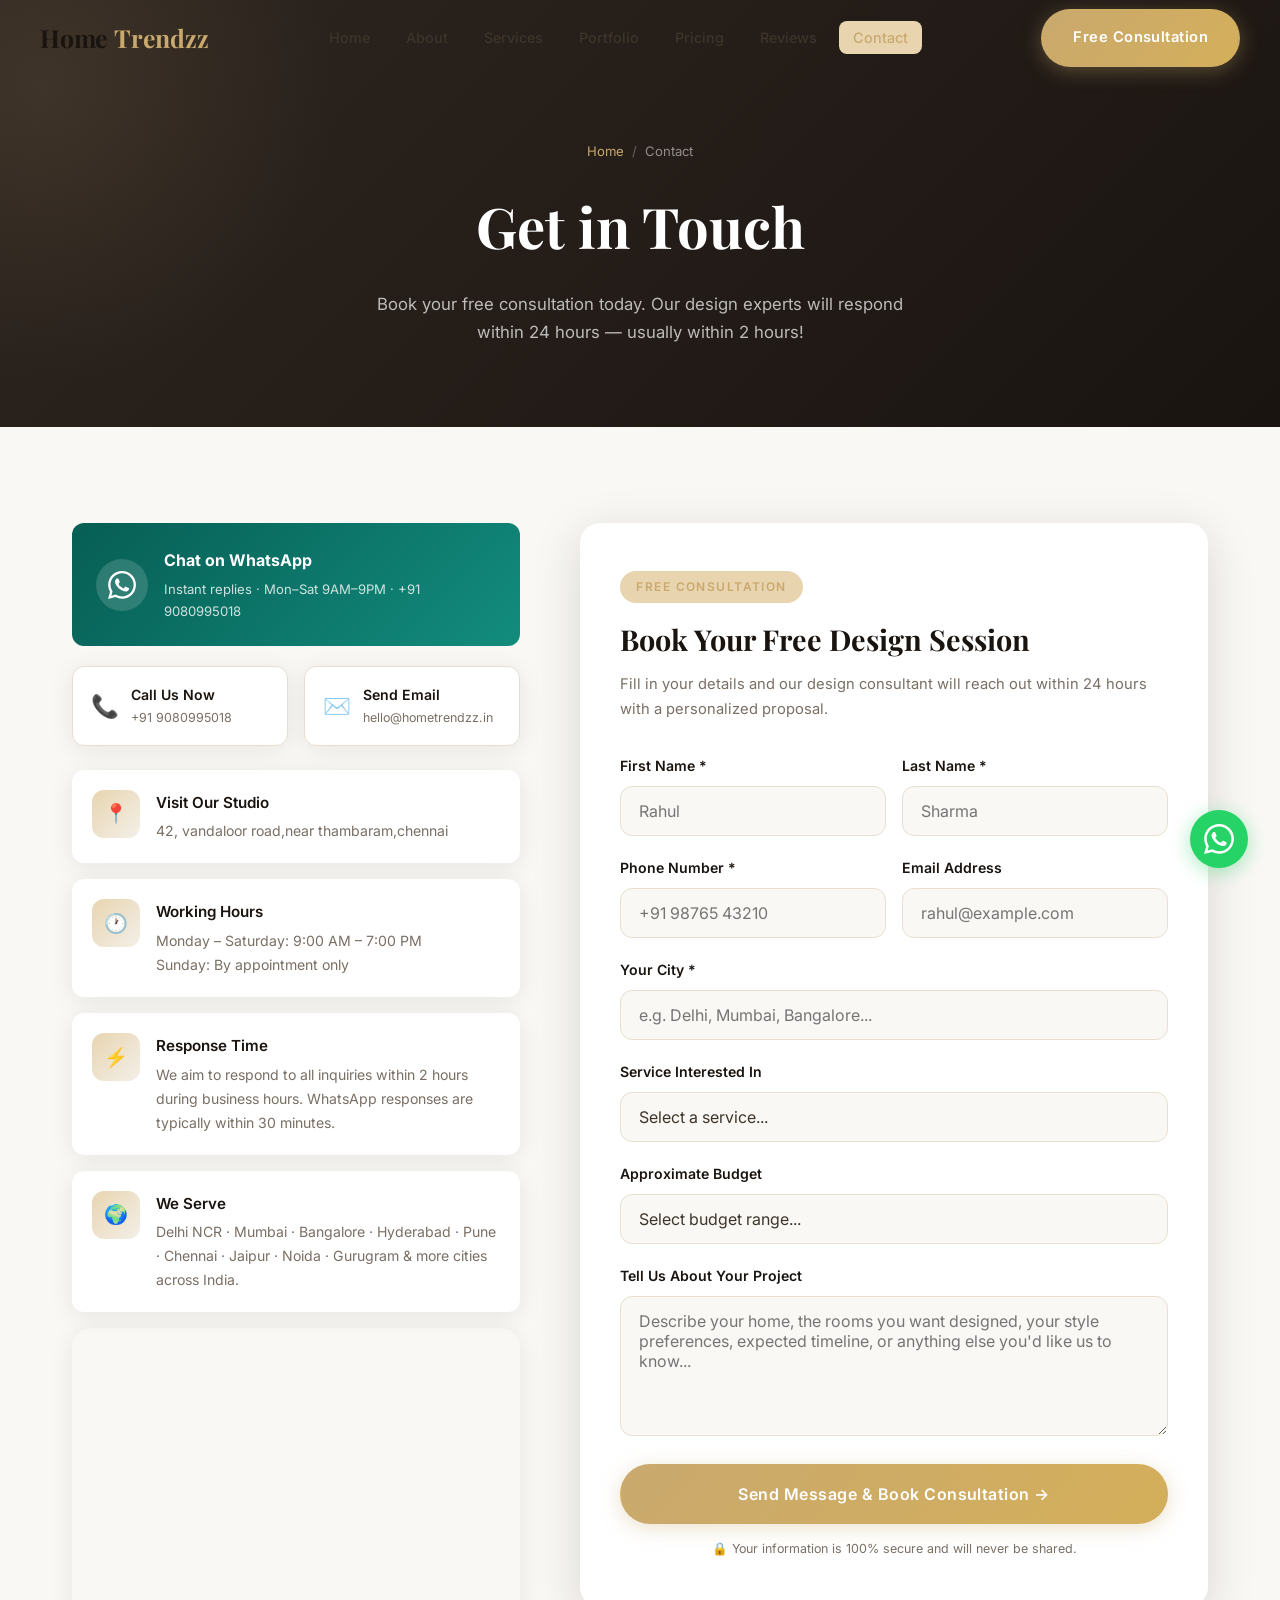
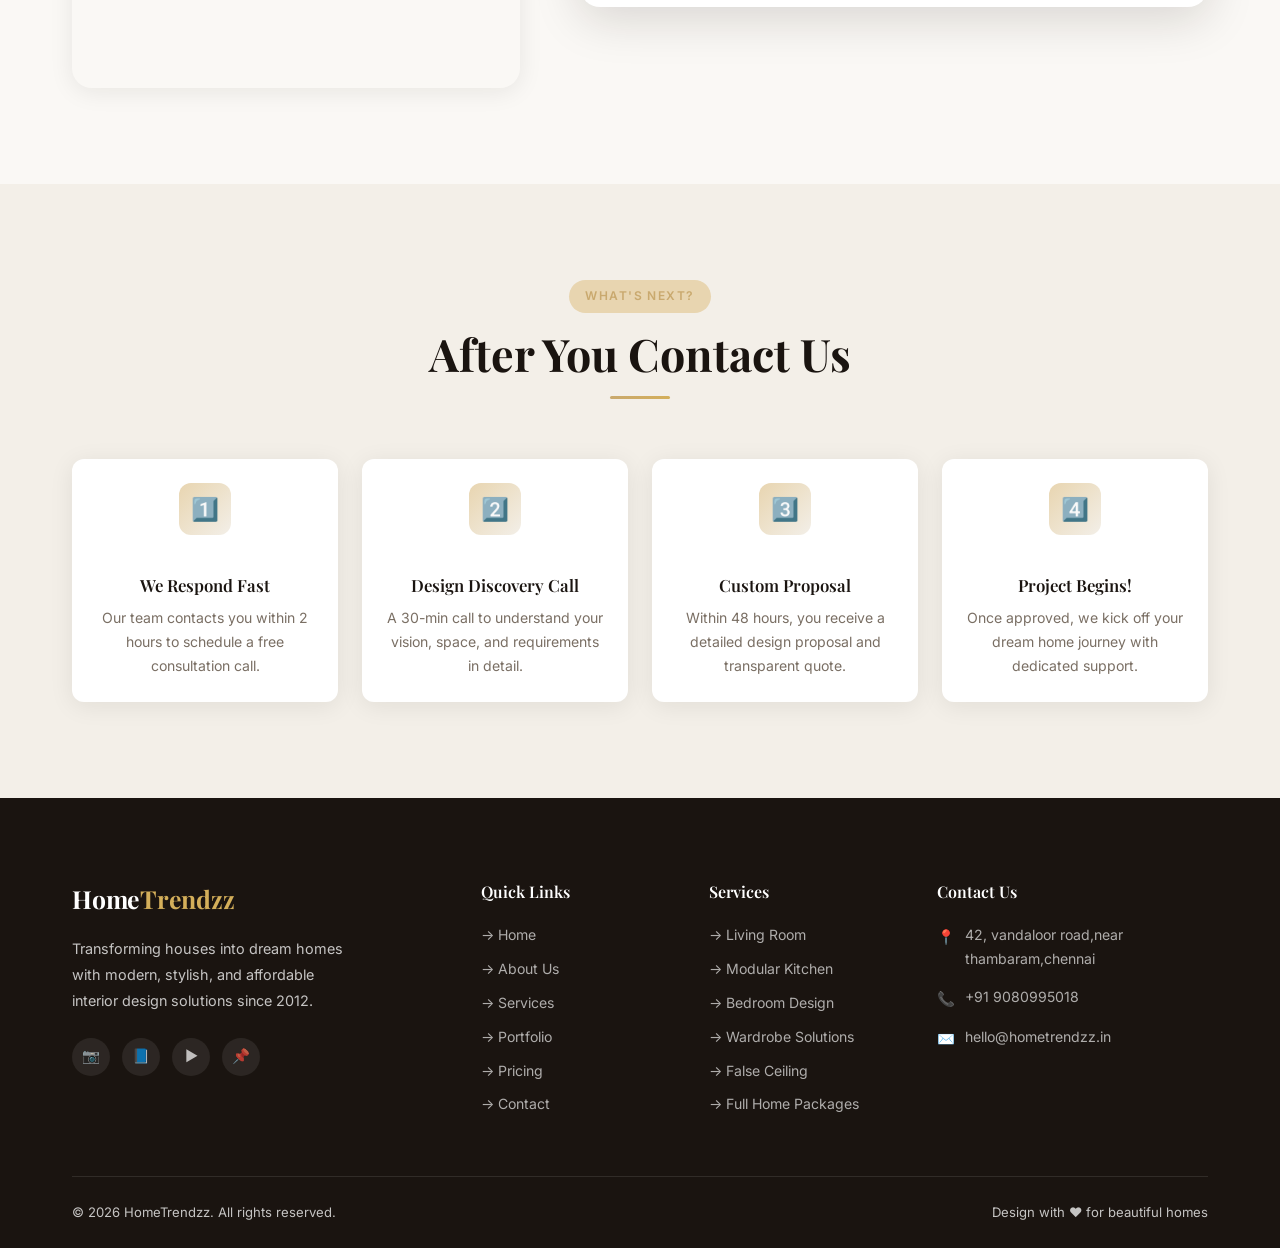
<file: contact.html>
﻿<!DOCTYPE html>
<html lang="en">

<head>
    <meta charset="UTF-8" />
    <meta name="viewport" content="width=device-width, initial-scale=1.0, viewport-fit=cover" />
    <title>Contact Us | HomeTrendzz – Get a Free Interior Design Consultation</title>
    <meta name="description"
        content="Contact HomeTrendzz for a free home interior design consultation. Call, WhatsApp, or fill out our form and we'll get back to you within 24 hours." />
    <meta name="keywords"
        content="contact HomeTrendzz, interior design consultation, book interior designer, free design consultation India" />
    <link rel="preconnect" href="https://fonts.googleapis.com" />
    <link rel="stylesheet" href="style.css" />
    <style>
        .contact-layout {
            display: grid;
            grid-template-columns: 1fr 1.4fr;
            gap: 60px;
            align-items: start;
        }

        .contact-form-card {
            background: var(--white);
            border-radius: var(--radius-lg);
            padding: 48px 40px;
            box-shadow: var(--shadow-lg);
        }

        .contact-form-card h2 {
            font-family: var(--font-serif);
            font-size: 1.8rem;
            color: var(--dark);
            margin-bottom: 8px;
        }

        .contact-form-card>p {
            color: var(--text-muted);
            font-size: 0.92rem;
            margin-bottom: 32px;
        }

        .form-row {
            display: grid;
            grid-template-columns: 1fr 1fr;
            gap: 16px;
        }

        .whatsapp-cta {
            background: linear-gradient(135deg, #075e54, #128c7e);
            border-radius: var(--radius);
            padding: 24px;
            display: flex;
            align-items: center;
            gap: 16px;
            margin-bottom: 20px;
            transition: var(--transition);
        }

        .whatsapp-cta:hover {
            transform: translateY(-2px);
            box-shadow: 0 8px 32px rgba(7, 94, 84, 0.25);
        }

        .whatsapp-cta .wa-icon {
            width: 52px;
            height: 52px;
            background: rgba(255, 255, 255, 0.15);
            border-radius: 50%;
            display: flex;
            align-items: center;
            justify-content: center;
            flex-shrink: 0;
        }

        .whatsapp-cta .wa-icon svg {
            width: 28px;
            height: 28px;
            fill: var(--white);
        }

        .whatsapp-cta h4 {
            color: var(--white);
            font-weight: 700;
            font-size: 1rem;
            margin-bottom: 4px;
        }

        .whatsapp-cta p {
            color: rgba(255, 255, 255, 0.8);
            font-size: 0.82rem;
        }

        .quick-connect {
            display: grid;
            grid-template-columns: 1fr 1fr;
            gap: 16px;
            margin-bottom: 24px;
        }

        .qc-btn {
            display: flex;
            align-items: center;
            gap: 12px;
            padding: 16px 18px;
            background: var(--white);
            border-radius: var(--radius);
            box-shadow: var(--shadow);
            transition: var(--transition);
            border: 1.5px solid var(--border);
        }

        .qc-btn:hover {
            border-color: var(--primary);
            transform: translateY(-2px);
            box-shadow: var(--shadow-lg);
        }

        .qc-btn .qic {
            font-size: 1.4rem;
        }

        .qc-btn h5 {
            font-weight: 600;
            font-size: 0.88rem;
            color: var(--dark);
        }

        .qc-btn p {
            font-size: 0.78rem;
            color: var(--text-muted);
        }

        .success-msg {
            background: linear-gradient(135deg, #56ab2f, #a8e063);
            padding: 20px 24px;
            border-radius: var(--radius);
            color: var(--white);
            text-align: center;
            display: none;
            margin-top: 16px;
            font-weight: 600;
        }

        @media(max-width:1024px) {
            .contact-layout {
                grid-template-columns: 1fr;
            }
        }

        @media(max-width:768px) {
            .form-row {
                grid-template-columns: 1fr;
            }

            .quick-connect {
                grid-template-columns: 1fr;
            }

            .contact-form-card {
                padding: 32px 24px;
            }
        }
    </style>
</head>

<body>
    <nav id="navbar" class="scrolled">
        <div class="nav-inner">
            <a href="index.html" class="logo">Home<span>Trendzz</span></a>
            <ul class="nav-links" id="nav-links">
                <li><a href="index.html">Home</a></li>
                <li><a href="about.html">About</a></li>
                <li><a href="services.html">Services</a></li>
                <li><a href="portfolio.html">Portfolio</a></li>
                <li><a href="pricing.html">Pricing</a></li>
                <li><a href="testimonials.html">Reviews</a></li>
                <li><a href="contact.html">Contact</a></li>
            </ul>
            <a href="contact.html" class="btn btn-primary nav-cta">Free Consultation</a>
            <div class="burger" id="burger"><span></span><span></span><span></span></div>
        </div>
    </nav>

    <div class="page-hero">
        <div class="container">
            <div class="breadcrumb"><a href="index.html">Home</a><span>/</span>Contact</div>
            <h1>Get in Touch</h1>
            <p>Book your free consultation today. Our design experts will respond within 24 hours — usually within 2
                hours!</p>
        </div>
    </div>

    <section class="section">
        <div class="container">
            <div class="contact-layout">

                <!-- Contact Info Side -->
                <div class="reveal">
                    <!-- WhatsApp CTA -->
                    <a href="https://wa.me/919080995018?text=Hi%20HomeTrendzz!%20I%20would%20like%20to%20know%20more%20about%20your%20interior%20design%20services."
                        class="whatsapp-cta" target="_blank" id="wa-main-cta">
                        <div class="wa-icon">
                            <svg viewBox="0 0 24 24">
                                <path
                                    d="M17.472 14.382c-.297-.149-1.758-.867-2.03-.967-.273-.099-.471-.148-.67.15-.197.297-.767.966-.94 1.164-.173.199-.347.223-.644.075-.297-.15-1.255-.463-2.39-1.475-.883-.788-1.48-1.761-1.653-2.059-.173-.297-.018-.458.13-.606.134-.133.298-.347.446-.52.149-.174.198-.298.298-.497.099-.198.05-.371-.025-.52-.075-.149-.669-1.612-.916-2.207-.242-.579-.487-.5-.669-.51-.173-.008-.371-.01-.57-.01-.198 0-.52.074-.792.372-.272.297-1.04 1.016-1.04 2.479 0 1.462 1.065 2.875 1.213 3.074.149.198 2.096 3.2 5.077 4.487.709.306 1.262.489 1.694.625.712.227 1.36.195 1.871.118.571-.085 1.758-.719 2.006-1.413.248-.694.248-1.289.173-1.413-.074-.124-.272-.198-.57-.347m-5.421 7.403h-.004a9.87 9.87 0 01-5.031-1.378l-.361-.214-3.741.982.998-3.648-.235-.374a9.86 9.86 0 01-1.51-5.26c.001-5.45 4.436-9.884 9.888-9.884 2.64 0 5.122 1.03 6.988 2.898a9.825 9.825 0 012.893 6.994c-.003 5.45-4.437 9.884-9.885 9.884m8.413-18.297A11.815 11.815 0 0012.05 0C5.495 0 .16 5.335.157 11.892c0 2.096.547 4.142 1.588 5.945L.057 24l6.305-1.654a11.882 11.882 0 005.683 1.448h.005c6.554 0 11.89-5.335 11.893-11.893a11.821 11.821 0 00-3.48-8.413z" />
                            </svg>
                        </div>
                        <div>
                            <h4>Chat on WhatsApp</h4>
                            <p>Instant replies · Mon–Sat 9AM–9PM · +91 9080995018</p>
                        </div>
                    </a>

                    <!-- Quick Contact Buttons -->
                    <div class="quick-connect">
                        <a href="tel:+919080995018" class="qc-btn" id="call-btn">
                            <span class="qic">📞</span>
                            <div>
                                <h5>Call Us Now</h5>
                                <p>+91 9080995018</p>
                            </div>
                        </a>
                        <a href="mailto:hello@hometrendzz.in" class="qc-btn" id="email-btn">
                            <span class="qic">✉️</span>
                            <div>
                                <h5>Send Email</h5>
                                <p>hello@hometrendzz.in</p>
                            </div>
                        </a>
                    </div>

                    <!-- Contact Info Cards -->
                    <div class="contact-info-item">
                        <div class="contact-info-icon">📍</div>
                        <div>
                            <h5>Visit Our Studio</h5>
                            <p>42, vandaloor road,near thambaram,chennai</p>
                        </div>
                    </div>
                    <div class="contact-info-item">
                        <div class="contact-info-icon">🕐</div>
                        <div>
                            <h5>Working Hours</h5>
                            <p>Monday – Saturday: 9:00 AM – 7:00 PM<br />Sunday: By appointment only</p>
                        </div>
                    </div>
                    <div class="contact-info-item">
                        <div class="contact-info-icon">⚡</div>
                        <div>
                            <h5>Response Time</h5>
                            <p>We aim to respond to all inquiries within 2 hours during business hours. WhatsApp
                                responses are typically within 30 minutes.</p>
                        </div>
                    </div>
                    <div class="contact-info-item">
                        <div class="contact-info-icon">🌍</div>
                        <div>
                            <h5>We Serve</h5>
                            <p>Delhi NCR · Mumbai · Bangalore · Hyderabad · Pune · Chennai · Jaipur · Noida · Gurugram &
                                more cities across India.</p>
                        </div>
                    </div>

                    <!-- Map -->
                    <div class="map-wrapper" style="margin-top:8px;">
                        <iframe
                            src="https://www.google.com/maps/embed?pb=!1m18!1m12!1m3!1d3502.2!2d77.3!3d28.57!2m3!1f0!2f0!3f0!3m2!1i1024!2i768!4f13.1!3m3!1m2!1s0x0%3A0x0!2sSector%2018%2C%20Noida%2C%20UP!5e0!3m2!1sen!2sin!4v1234567890"
                            allowfullscreen="" loading="lazy" referrerpolicy="no-referrer-when-downgrade"
                            title="HomeTrendzz Office Location - Sector 18, Noida">
                        </iframe>
                    </div>
                </div>

                <!-- Contact Form -->
                <div class="contact-form-card reveal reveal-delay-2">
                    <div class="badge" style="margin-bottom:12px;">Free Consultation</div>
                    <h2>Book Your Free Design Session</h2>
                    <p>Fill in your details and our design consultant will reach out within 24 hours with a personalized
                        proposal.</p>

                    <form id="contact-form" novalidate>
                        <div class="form-row">
                            <div class="form-group">
                                <label for="first-name">First Name *</label>
                                <input type="text" id="first-name" name="first_name" placeholder="Rahul" required />
                            </div>
                            <div class="form-group">
                                <label for="last-name">Last Name *</label>
                                <input type="text" id="last-name" name="last_name" placeholder="Sharma" required />
                            </div>
                        </div>
                        <div class="form-row">
                            <div class="form-group">
                                <label for="phone">Phone Number *</label>
                                <input type="tel" id="phone" name="phone" placeholder="+91 98765 43210" required />
                            </div>
                            <div class="form-group">
                                <label for="email">Email Address</label>
                                <input type="email" id="email" name="email" placeholder="rahul@example.com" />
                            </div>
                        </div>
                        <div class="form-group">
                            <label for="city">Your City *</label>
                            <input type="text" id="city" name="city" placeholder="e.g. Delhi, Mumbai, Bangalore..."
                                required />
                        </div>
                        <div class="form-group">
                            <label for="service">Service Interested In</label>
                            <select id="service" name="service">
                                <option value="">Select a service...</option>
                                <option>Living Room Interior Design</option>
                                <option>Modular Kitchen Design</option>
                                <option>Bedroom Interior Design</option>
                                <option>Wardrobe & Storage Solutions</option>
                                <option>False Ceiling Design</option>
                                <option>Lighting Design</option>
                                <option>Full Home Interior Package</option>
                                <option>Other / Not Sure Yet</option>
                            </select>
                        </div>
                        <div class="form-group">
                            <label for="budget">Approximate Budget</label>
                            <select id="budget" name="budget">
                                <option value="">Select budget range...</option>
                                <option>₹2 – 5 Lakhs</option>
                                <option>₹5 – 10 Lakhs</option>
                                <option>₹10 – 20 Lakhs</option>
                                <option>₹20 – 35 Lakhs</option>
                                <option>₹35 Lakhs+</option>
                                <option>Not decided yet</option>
                            </select>
                        </div>
                        <div class="form-group">
                            <label for="message">Tell Us About Your Project</label>
                            <textarea id="message" name="message"
                                placeholder="Describe your home, the rooms you want designed, your style preferences, expected timeline, or anything else you'd like us to know..."></textarea>
                        </div>
                        <button type="submit" class="btn btn-primary"
                            style="width:100%;justify-content:center;font-size:1rem;padding:18px;" id="submit-form">
                            Send Message & Book Consultation →
                        </button>
                        <div class="success-msg" id="success-msg">✓ Message sent! We'll contact you within 24 hours.
                        </div>
                        <p style="text-align:center;font-size:0.78rem;color:var(--text-muted);margin-top:14px;">🔒 Your
                            information is 100% secure and will never be shared.</p>
                    </form>
                </div>

            </div>
        </div>
    </section>

    <!-- Consultation Process -->
    <section class="section section-alt">
        <div class="container">
            <div class="section-header reveal">
                <div class="badge">What's Next?</div>
                <h2>After You Contact Us</h2>
                <div class="divider"></div>
            </div>
            <div class="grid-4">
                <div class="why-item reveal reveal-delay-1" style="flex-direction:column;text-align:center;">
                    <div class="why-icon" style="margin:0 auto 16px;">1️⃣</div>
                    <div>
                        <h4>We Respond Fast</h4>
                        <p>Our team contacts you within 2 hours to schedule a free consultation call.</p>
                    </div>
                </div>
                <div class="why-item reveal reveal-delay-2" style="flex-direction:column;text-align:center;">
                    <div class="why-icon" style="margin:0 auto 16px;">2️⃣</div>
                    <div>
                        <h4>Design Discovery Call</h4>
                        <p>A 30-min call to understand your vision, space, and requirements in detail.</p>
                    </div>
                </div>
                <div class="why-item reveal reveal-delay-3" style="flex-direction:column;text-align:center;">
                    <div class="why-icon" style="margin:0 auto 16px;">3️⃣</div>
                    <div>
                        <h4>Custom Proposal</h4>
                        <p>Within 48 hours, you receive a detailed design proposal and transparent quote.</p>
                    </div>
                </div>
                <div class="why-item reveal reveal-delay-4" style="flex-direction:column;text-align:center;">
                    <div class="why-icon" style="margin:0 auto 16px;">4️⃣</div>
                    <div>
                        <h4>Project Begins!</h4>
                        <p>Once approved, we kick off your dream home journey with dedicated support.</p>
                    </div>
                </div>
            </div>
        </div>
    </section>

    <footer id="footer">
        <div class="container">
            <div class="footer-grid">
                <div class="footer-brand"><a href="index.html" class="logo">Home<span>Trendzz</span></a>
                    <p>Transforming houses into dream homes with modern, stylish, and affordable interior design
                        solutions since 2012.</p>
                    <div class="footer-social"><a href="#" class="social-btn">📷</a><a href="#"
                            class="social-btn">📘</a><a href="#" class="social-btn">▶️</a><a href="#"
                            class="social-btn">📌</a></div>
                </div>
                <div class="footer-col">
                    <h4>Quick Links</h4>
                    <ul>
                        <li><a href="index.html">→ Home</a></li>
                        <li><a href="about.html">→ About Us</a></li>
                        <li><a href="services.html">→ Services</a></li>
                        <li><a href="portfolio.html">→ Portfolio</a></li>
                        <li><a href="pricing.html">→ Pricing</a></li>
                        <li><a href="contact.html">→ Contact</a></li>
                    </ul>
                </div>
                <div class="footer-col">
                    <h4>Services</h4>
                    <ul>
                        <li><a href="services.html">→ Living Room</a></li>
                        <li><a href="services.html">→ Modular Kitchen</a></li>
                        <li><a href="services.html">→ Bedroom Design</a></li>
                        <li><a href="services.html">→ Wardrobe Solutions</a></li>
                        <li><a href="services.html">→ False Ceiling</a></li>
                        <li><a href="services.html">→ Full Home Packages</a></li>
                    </ul>
                </div>
                <div class="footer-col">
                    <h4>Contact Us</h4>
                    <div class="footer-contact-item">
                        <div class="icon">📍</div>
                        <p>42, vandaloor road,near thambaram,chennai</p>
                    </div>
                    <div class="footer-contact-item">
                        <div class="icon">📞</div>
                        <p>+91 9080995018</p>
                    </div>
                    <div class="footer-contact-item">
                        <div class="icon">✉️</div>
                        <p>hello@hometrendzz.in</p>
                    </div>
                </div>
            </div>
            <div class="footer-bottom"><span>© 2026 HomeTrendzz. All rights reserved.</span><span>Design with ❤️ for
                    beautiful homes</span></div>
        </div>
    </footer>

    <a href="https://wa.me/919080995018?text=Hi%20HomeTrendzz!%20I%20would%20like%20to%20get%20a%20free%20design%20consultation."
        id="whatsapp-btn" target="_blank" aria-label="WhatsApp"><svg viewBox="0 0 24 24">
            <path
                d="M17.472 14.382c-.297-.149-1.758-.867-2.03-.967-.273-.099-.471-.148-.67.15-.197.297-.767.966-.94 1.164-.173.199-.347.223-.644.075-.297-.15-1.255-.463-2.39-1.475-.883-.788-1.48-1.761-1.653-2.059-.173-.297-.018-.458.13-.606.134-.133.298-.347.446-.52.149-.174.198-.298.298-.497.099-.198.05-.371-.025-.52-.075-.149-.669-1.612-.916-2.207-.242-.579-.487-.5-.669-.51-.173-.008-.371-.01-.57-.01-.198 0-.52.074-.792.372-.272.297-1.04 1.016-1.04 2.479 0 1.462 1.065 2.875 1.213 3.074.149.198 2.096 3.2 5.077 4.487.709.306 1.262.489 1.694.625.712.227 1.36.195 1.871.118.571-.085 1.758-.719 2.006-1.413.248-.694.248-1.289.173-1.413-.074-.124-.272-.198-.57-.347m-5.421 7.403h-.004a9.87 9.87 0 01-5.031-1.378l-.361-.214-3.741.982.998-3.648-.235-.374a9.86 9.86 0 01-1.51-5.26c.001-5.45 4.436-9.884 9.888-9.884 2.64 0 5.122 1.03 6.988 2.898a9.825 9.825 0 012.893 6.994c-.003 5.45-4.437 9.884-9.885 9.884m8.413-18.297A11.815 11.815 0 0012.05 0C5.495 0 .16 5.335.157 11.892c0 2.096.547 4.142 1.588 5.945L.057 24l6.305-1.654a11.882 11.882 0 005.683 1.448h.005c6.554 0 11.89-5.335 11.893-11.893a11.821 11.821 0 00-3.48-8.413z" />
        </svg></a>
    <button id="scroll-top" aria-label="Scroll to top">↑</button>
    <script src="main.js"></script>
    <script>
        // Show success message inline
        document.getElementById('contact-form').addEventListener('submit', function (e) {
            e.preventDefault();
            const btn = document.getElementById('submit-form');
            btn.textContent = 'Sending…'; btn.disabled = true;
            setTimeout(() => {
                btn.style.display = 'none';
                document.getElementById('success-msg').style.display = 'block';
                this.reset();
            }, 1400);
        });
    </script>
</body>

</html>
</file>
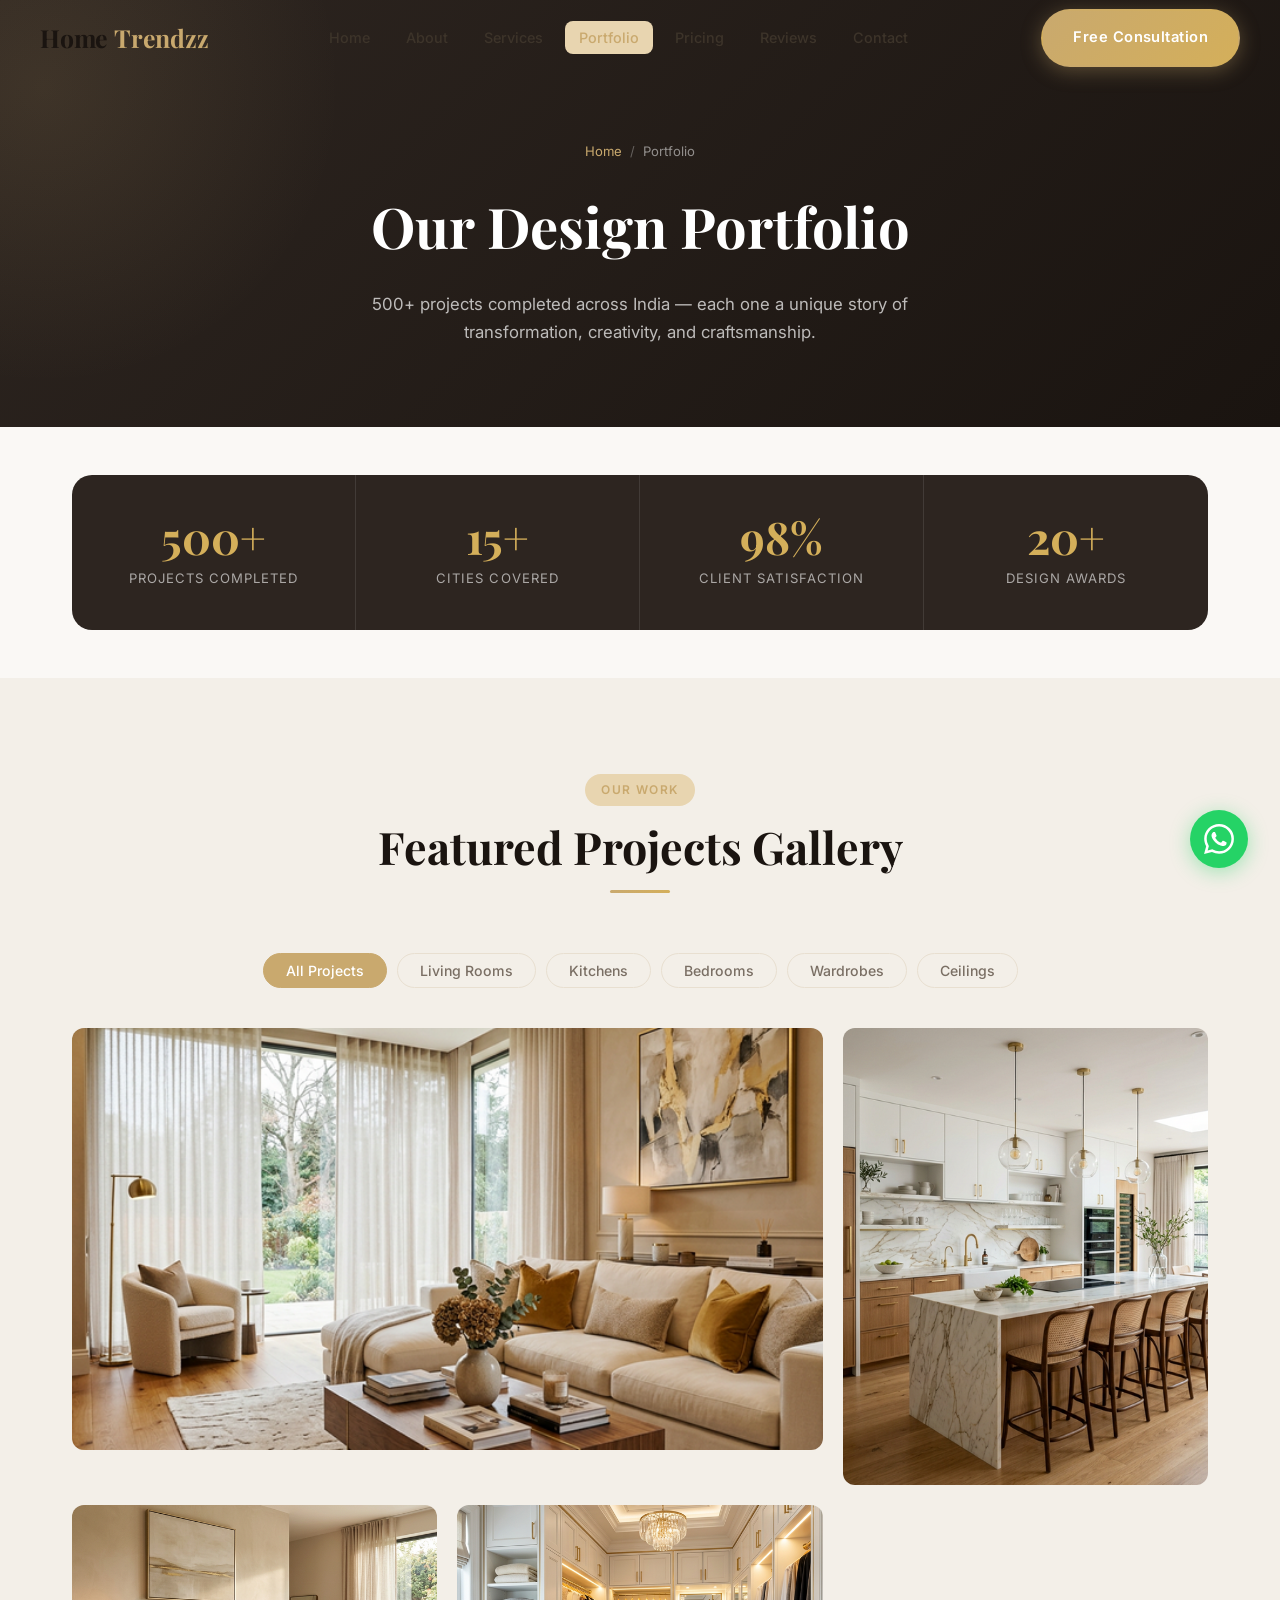
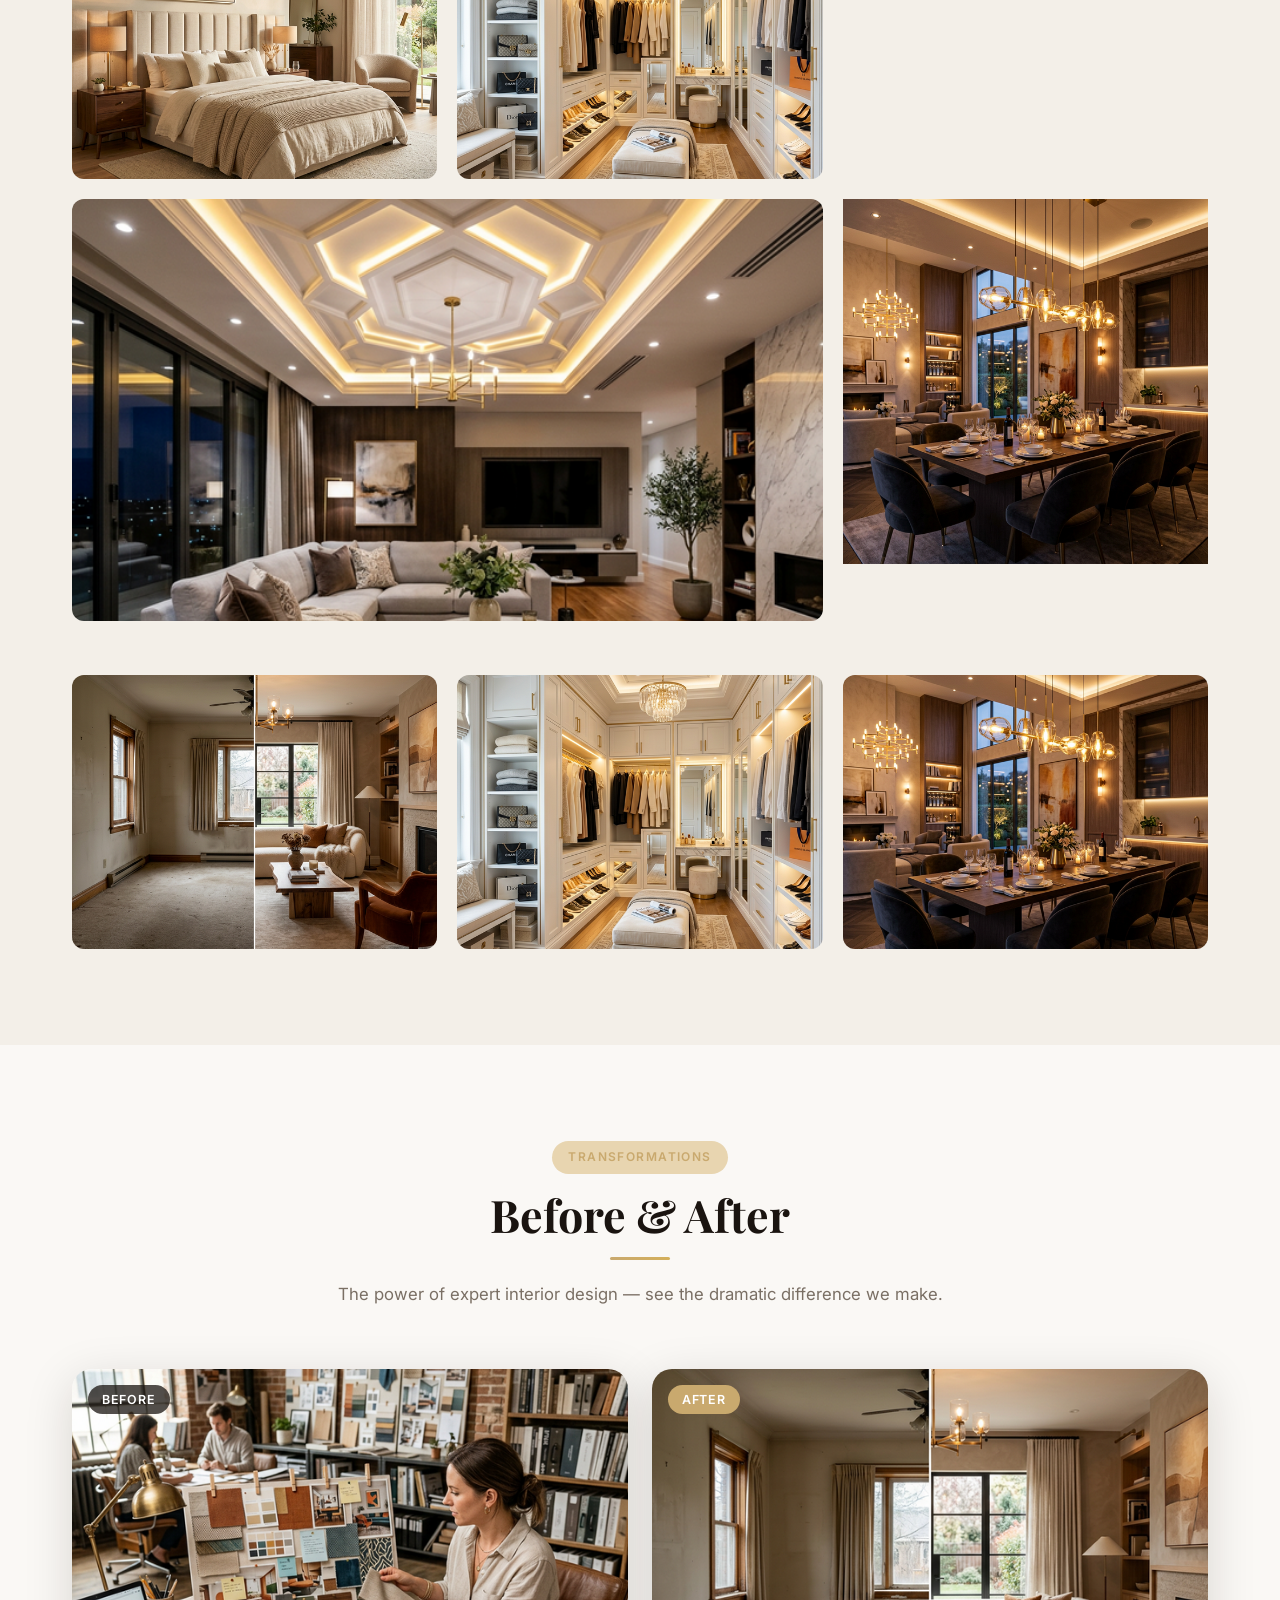
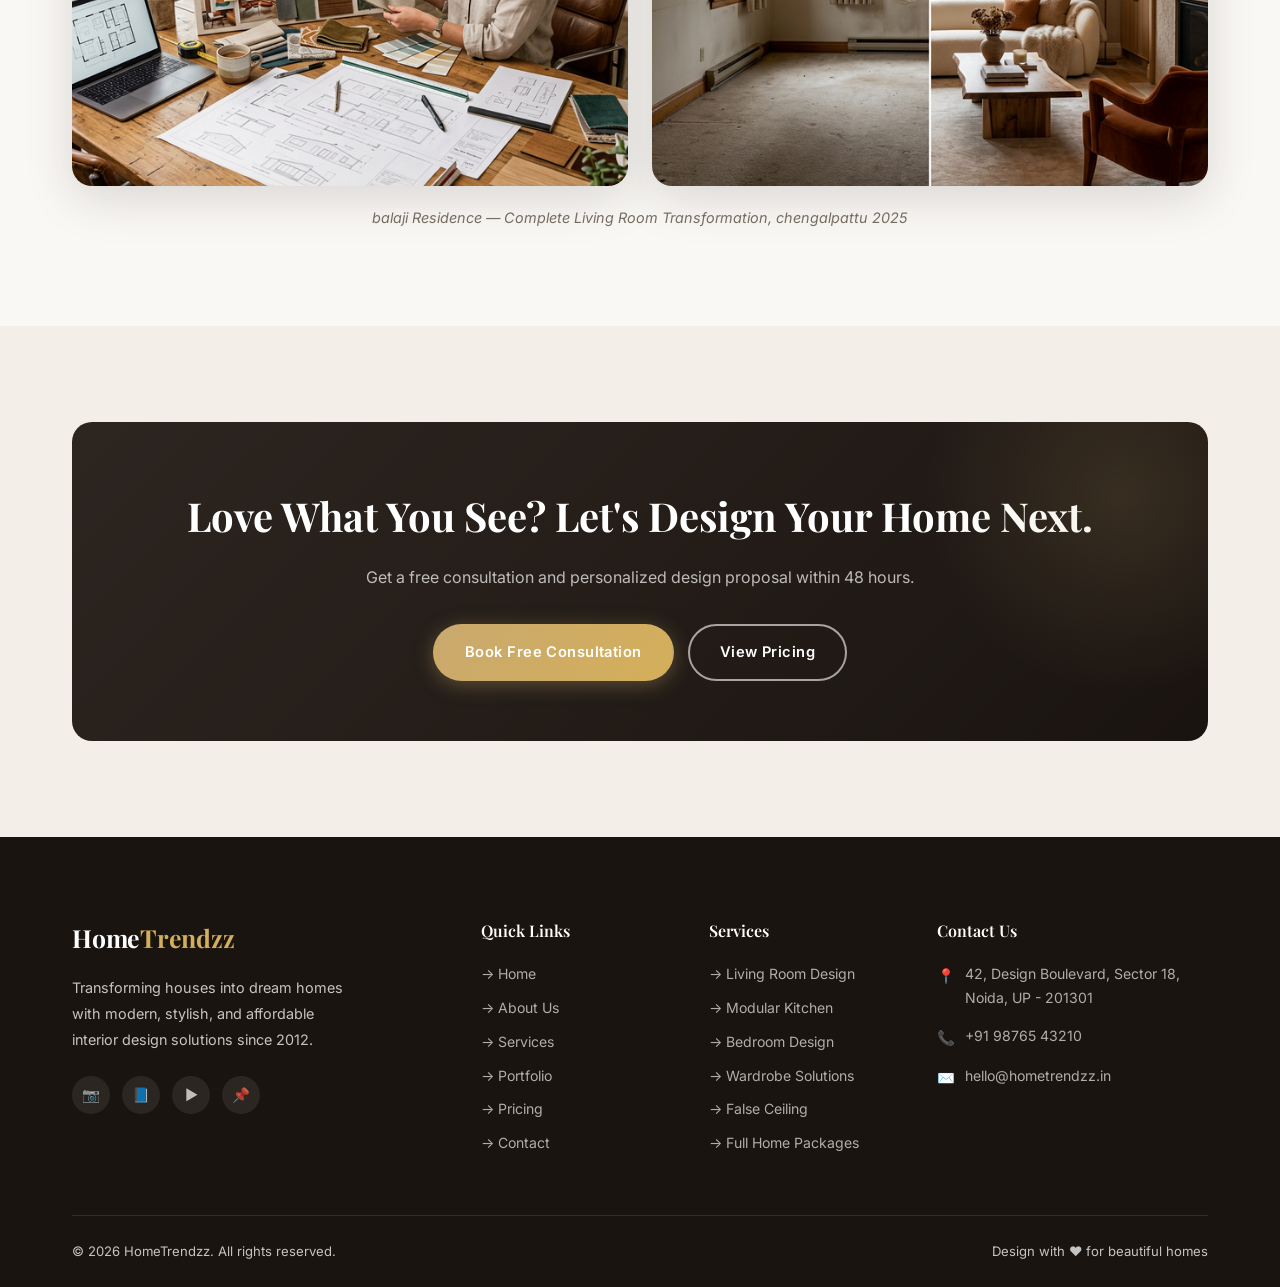
<file: portfolio.html>
﻿<!DOCTYPE html>
<html lang="en">

<head>
    <meta charset="UTF-8" />
    <meta name="viewport" content="width=device-width, initial-scale=1.0, viewport-fit=cover" />
    <title>Portfolio | HomeTrendzz – Interior Design Projects Gallery</title>
    <meta name="description"
        content="Browse HomeTrendzz's portfolio of stunning interior design projects. See before & after transformations across living rooms, kitchens, bedrooms, and more." />
    <meta name="keywords"
        content="interior design portfolio, home interior projects, before after interior design, living room transformation, kitchen renovation" />
    <link rel="preconnect" href="https://fonts.googleapis.com" />
    <link rel="stylesheet" href="style.css" />
    <style>
        .portfolio-full-grid {
            display: grid;
            grid-template-columns: repeat(3, 1fr);
            gap: 20px;
        }

        .portfolio-full-grid .pf-large {
            grid-column: span 2;
        }

        .pf-item {
            position: relative;
            border-radius: var(--radius);
            overflow: hidden;
            cursor: pointer;
        }

        .pf-item img {
            width: 100%;
            height: 100%;
            object-fit: cover;
            transition: transform 0.5s ease;
            display: block;
        }

        .pf-item:hover img {
            transform: scale(1.08);
        }

        .pf-overlay {
            position: absolute;
            inset: 0;
            background: linear-gradient(to top, rgba(26, 20, 16, 0.85) 0%, transparent 55%);
            opacity: 0;
            transition: all 0.35s ease;
            display: flex;
            align-items: flex-end;
            padding: 24px;
        }

        .pf-item:hover .pf-overlay {
            opacity: 1;
        }

        .pf-overlay-content {
            color: var(--white);
        }

        .pf-overlay-content h4 {
            font-family: var(--font-serif);
            font-size: 1.1rem;
            font-weight: 600;
        }

        .pf-overlay-content p {
            font-size: 0.8rem;
            color: rgba(255, 255, 255, 0.7);
            margin-top: 4px;
        }

        .pf-overlay-content .pf-tag {
            display: inline-block;
            background: var(--primary);
            padding: 2px 10px;
            border-radius: 12px;
            font-size: 0.72rem;
            font-weight: 600;
            text-transform: uppercase;
            letter-spacing: 0.08em;
            margin-bottom: 8px;
        }

        .before-after {
            display: grid;
            grid-template-columns: 1fr 1fr;
            gap: 24px;
            align-items: center;
        }

        .ba-card {
            border-radius: var(--radius-lg);
            overflow: hidden;
            box-shadow: var(--shadow-lg);
            position: relative;
        }

        .ba-card img {
            width: 100%;
            aspect-ratio: 4/3;
            object-fit: cover;
        }

        .ba-label {
            position: absolute;
            top: 16px;
            left: 16px;
            background: rgba(26, 20, 16, 0.75);
            color: var(--white);
            padding: 4px 14px;
            border-radius: 20px;
            font-size: 0.78rem;
            font-weight: 600;
            letter-spacing: 0.06em;
            text-transform: uppercase;
        }

        .stats-banner {
            display: grid;
            grid-template-columns: repeat(4, 1fr);
            gap: 0;
            background: var(--dark-2);
            border-radius: var(--radius-lg);
            overflow: hidden;
        }

        .stat-block {
            padding: 40px 24px;
            text-align: center;
            border-right: 1px solid rgba(255, 255, 255, 0.1);
        }

        .stat-block:last-child {
            border-right: none;
        }

        .stat-block .num {
            font-family: var(--font-serif);
            font-size: 2.8rem;
            font-weight: 700;
            color: var(--accent-gold);
            line-height: 1;
        }

        .stat-block .lbl {
            font-size: 0.82rem;
            color: rgba(255, 255, 255, 0.6);
            text-transform: uppercase;
            letter-spacing: 0.08em;
            margin-top: 8px;
        }

        @media(max-width:1024px) {
            .portfolio-full-grid {
                grid-template-columns: repeat(2, 1fr);
            }

            .portfolio-full-grid .pf-large {
                grid-column: span 1;
            }
        }

        @media(max-width:768px) {
            .portfolio-full-grid {
                grid-template-columns: 1fr;
            }

            .before-after {
                grid-template-columns: 1fr;
            }

            .stats-banner {
                grid-template-columns: 1fr 1fr;
            }
        }

        @media(max-width:480px) {
            .stats-banner {
                grid-template-columns: 1fr;
            }

            .stat-block {
                border-right: none;
                border-bottom: 1px solid rgba(255, 255, 255, 0.1);
            }
        }
    </style>
</head>

<body>
    <nav id="navbar" class="scrolled">
        <div class="nav-inner">
            <a href="index.html" class="logo">Home<span>Trendzz</span></a>
            <ul class="nav-links" id="nav-links">
                <li><a href="index.html">Home</a></li>
                <li><a href="about.html">About</a></li>
                <li><a href="services.html">Services</a></li>
                <li><a href="portfolio.html">Portfolio</a></li>
                <li><a href="pricing.html">Pricing</a></li>
                <li><a href="testimonials.html">Reviews</a></li>
                <li><a href="contact.html">Contact</a></li>
            </ul>
            <a href="contact.html" class="btn btn-primary nav-cta">Free Consultation</a>
            <div class="burger" id="burger"><span></span><span></span><span></span></div>
        </div>
    </nav>

    <div class="page-hero">
        <div class="container">
            <div class="breadcrumb"><a href="index.html">Home</a><span>/</span>Portfolio</div>
            <h1>Our Design Portfolio</h1>
            <p>500+ projects completed across India — each one a unique story of transformation, creativity, and
                craftsmanship.</p>
        </div>
    </div>

    <!-- Stats -->
    <section class="section" style="padding:48px 0;">
        <div class="container">
            <div class="stats-banner reveal">
                <div class="stat-block">
                    <div class="num">500+</div>
                    <div class="lbl">Projects Completed</div>
                </div>
                <div class="stat-block">
                    <div class="num">15+</div>
                    <div class="lbl">Cities Covered</div>
                </div>
                <div class="stat-block">
                    <div class="num">98%</div>
                    <div class="lbl">Client Satisfaction</div>
                </div>
                <div class="stat-block">
                    <div class="num">20+</div>
                    <div class="lbl">Design Awards</div>
                </div>
            </div>
        </div>
    </section>

    <!-- Portfolio Gallery -->
    <section class="section section-alt">
        <div class="container">
            <div class="section-header reveal">
                <div class="badge">Our Work</div>
                <h2>Featured Projects Gallery</h2>
                <div class="divider"></div>
            </div>
            <div class="filter-tabs reveal">
                <button class="filter-tab active" data-filter="all">All Projects</button>
                <button class="filter-tab" data-filter="living">Living Rooms</button>
                <button class="filter-tab" data-filter="kitchen">Kitchens</button>
                <button class="filter-tab" data-filter="bedroom">Bedrooms</button>
                <button class="filter-tab" data-filter="wardrobe">Wardrobes</button>
                <button class="filter-tab" data-filter="ceiling">Ceilings</button>
            </div>
            <div class="portfolio-full-grid">
                <div class="pf-item pf-large" data-cat="living" style="aspect-ratio:16/9;" class="reveal">
                    <img src="hero_living_room.png" alt="Sharma Luxury Living Room" />
                    <div class="pf-overlay">
                        <div class="pf-overlay-content"><span class="pf-tag">Living Room</span>
                            <h4>vishal Luxury Residence</h4>
                            <p>chennai,ambattur</p>
                        </div>
                    </div>
                </div>
                <div class="pf-item" data-cat="kitchen" style="aspect-ratio:4/5;" class="reveal">
                    <img src="kitchen_design.png" alt="Modern Kitchen Design" />
                    <div class="pf-overlay">
                        <div class="pf-overlay-content"><span class="pf-tag">Kitchen</span>
                            <h4>Harini Modern Kitchen</h4>
                            <p>maduravoyal</p>
                        </div>
                    </div>
                </div>
                <div class="pf-item" data-cat="bedroom" style="aspect-ratio:4/3;" class="reveal">
                    <img src="bedroom_design.png" alt="Master Bedroom" />
                    <div class="pf-overlay">
                        <div class="pf-overlay-content"><span class="pf-tag">Bedroom</span>
                            <h4>prasanth Master Suite</h4>
                            <p>chennai,thambaram</p>
                        </div>
                    </div>
                </div>
                <div class="pf-item" data-cat="wardrobe" style="aspect-ratio:4/3;" class="reveal">
                    <img src="wardrobe_design.png" alt="Walk-in Wardrobe" />
                    <div class="pf-overlay">
                        <div class="pf-overlay-content"><span class="pf-tag">Wardrobe</span>
                            <h4>priya Walk-in Closet</h4>
                            <p>chennai-tambaram</p>
                        </div>
                    </div>
                </div>
                <div class="pf-item pf-large" data-cat="ceiling" style="aspect-ratio:16/9;" class="reveal">
                    <img src="false_ceiling_design.png" alt="False Ceiling Design" />
                    <div class="pf-overlay">
                        <div class="pf-overlay-content"><span class="pf-tag">False Ceiling</span>
                            <h4>Verma Grand Ceiling</h4>
                            <p>chennai-pudur</p>
                        </div>
                    </div>
                </div>
                <div class="pf4BHK · Bangalore · 2025-item" data-cat="lighting" style="aspect-ratio:4/5;"
                    class="reveal">
                    <img src="lighting_design.png" alt="Dining Lighting Design" />
                    <div class="pf-overlay">
                        <div class="pf-overlay-content"><span class="pf-tag">Lighting</span>
                            <h4>Surya Dining Ambiance</h4>
                            <p>Bungalow · Chennai · 2024</p>
                        </div>
                    </div>
                </div>
                <div class="pf-item" data-cat="living" style="aspect-ratio:4/3;" class="reveal">
                    <img src="portfolio_before_after.png" alt="Home Transformation" />
                    <div class="pf-overlay">
                        <div class="pf-overlay-content"><span class="pf-tag">Full Home</span>
                            <h4>arun Complete Renovation</h4>
                            <p>thiruvallur</p>
                        </div>
                    </div>
                </div>
                <div class="pf-item" data-cat="bedroom" style="aspect-ratio:4/3;" class="reveal">
                    <img src="wardrobe_design.png" alt="Kids Bedroom" />
                    <div class="pf-overlay">
                        <div class="pf-overlay-content"><span class="pf-tag">Bedroom</span>
                            <h4>Joshi Kids Wonderland</h4>
                            <p>chennai-thambaram</p>
                        </div>
                    </div>
                </div>
                <div class="pf-item" data-cat="kitchen" style="aspect-ratio:4/3;" class="reveal">
                    <img src="lighting_design.png" alt="Luxury Dining" />
                    <div class="pf-overlay">
                        <div class="pf-overlay-content"><span class="pf-tag">Dining</span>
                            <h4>nithya Luxury Dining Space</h4>
                            <p>vandaloor-chennai</p>
                        </div>
                    </div>
                </div>
            </div>
        </div>
    </section>

    <!-- Before & After -->
    <section class="section">
        <div class="container">
            <div class="section-header reveal">
                <div class="badge">Transformations</div>
                <h2>Before &amp; After</h2>
                <div class="divider"></div>
                <p>The power of expert interior design — see the dramatic difference we make.</p>
            </div>
            <div class="before-after">
                <div class="ba-card reveal reveal-delay-1">
                    <div class="ba-label">BEFORE</div>
                    <img src="about_hero.png" alt="Before interior design transformation" />
                </div>
                <div class="ba-card reveal reveal-delay-2">
                    <div class="ba-label" style="background:var(--primary);">AFTER</div>
                    <img src="portfolio_before_after.png" alt="After interior design transformation" />
                </div>
            </div>
            <p style="text-align:center;margin-top:20px;color:var(--text-muted);font-size:0.9rem;font-style:italic;">
                balaji Residence — Complete Living Room Transformation, chengalpattu 2025</p>
        </div>
    </section>

    <!-- CTA -->
    <section class="section section-alt">
        <div class="container">
            <div class="cta-banner reveal">
                <h2>Love What You See? Let's Design Your Home Next.</h2>
                <p>Get a free consultation and personalized design proposal within 48 hours.</p>
                <div class="cta-btns">
                    <a href="contact.html" class="btn btn-primary">Book Free Consultation</a>
                    <a href="pricing.html" class="btn btn-outline-white">View Pricing</a>
                </div>
            </div>
        </div>
    </section>

    <footer id="footer">
        <div class="container">
            <div class="footer-grid">
                <div class="footer-brand"><a href="index.html" class="logo">Home<span>Trendzz</span></a>
                    <p>Transforming houses into dream homes with modern, stylish, and affordable interior design
                        solutions since 2012.</p>
                    <div class="footer-social"><a href="#" class="social-btn">📷</a><a href="#"
                            class="social-btn">📘</a><a href="#" class="social-btn">▶️</a><a href="#"
                            class="social-btn">📌</a></div>
                </div>
                <div class="footer-col">
                    <h4>Quick Links</h4>
                    <ul>
                        <li><a href="index.html">→ Home</a></li>
                        <li><a href="about.html">→ About Us</a></li>
                        <li><a href="services.html">→ Services</a></li>
                        <li><a href="portfolio.html">→ Portfolio</a></li>
                        <li><a href="pricing.html">→ Pricing</a></li>
                        <li><a href="contact.html">→ Contact</a></li>
                    </ul>
                </div>
                <div class="footer-col">
                    <h4>Services</h4>
                    <ul>
                        <li><a href="services.html">→ Living Room Design</a></li>
                        <li><a href="services.html">→ Modular Kitchen</a></li>
                        <li><a href="services.html">→ Bedroom Design</a></li>
                        <li><a href="services.html">→ Wardrobe Solutions</a></li>
                        <li><a href="services.html">→ False Ceiling</a></li>
                        <li><a href="services.html">→ Full Home Packages</a></li>
                    </ul>
                </div>
                <div class="footer-col">
                    <h4>Contact Us</h4>
                    <div class="footer-contact-item">
                        <div class="icon">📍</div>
                        <p>42, Design Boulevard, Sector 18, Noida, UP - 201301</p>
                    </div>
                    <div class="footer-contact-item">
                        <div class="icon">📞</div>
                        <p>+91 98765 43210</p>
                    </div>
                    <div class="footer-contact-item">
                        <div class="icon">✉️</div>
                        <p>hello@hometrendzz.in</p>
                    </div>
                </div>
            </div>
            <div class="footer-bottom"><span>© 2026 HomeTrendzz. All rights reserved.</span><span>Design with ❤️ for
                    beautiful homes</span></div>
        </div>
    </footer>
    <a href="https://wa.me/919080995018?text=Hi%20HomeTrendzz!" id="whatsapp-btn" target="_blank"
        aria-label="WhatsApp"><svg viewBox="0 0 24 24">
            <path
                d="M17.472 14.382c-.297-.149-1.758-.867-2.03-.967-.273-.099-.471-.148-.67.15-.197.297-.767.966-.94 1.164-.173.199-.347.223-.644.075-.297-.15-1.255-.463-2.39-1.475-.883-.788-1.48-1.761-1.653-2.059-.173-.297-.018-.458.13-.606.134-.133.298-.347.446-.52.149-.174.198-.298.298-.497.099-.198.05-.371-.025-.52-.075-.149-.669-1.612-.916-2.207-.242-.579-.487-.5-.669-.51-.173-.008-.371-.01-.57-.01-.198 0-.52.074-.792.372-.272.297-1.04 1.016-1.04 2.479 0 1.462 1.065 2.875 1.213 3.074.149.198 2.096 3.2 5.077 4.487.709.306 1.262.489 1.694.625.712.227 1.36.195 1.871.118.571-.085 1.758-.719 2.006-1.413.248-.694.248-1.289.173-1.413-.074-.124-.272-.198-.57-.347m-5.421 7.403h-.004a9.87 9.87 0 01-5.031-1.378l-.361-.214-3.741.982.998-3.648-.235-.374a9.86 9.86 0 01-1.51-5.26c.001-5.45 4.436-9.884 9.888-9.884 2.64 0 5.122 1.03 6.988 2.898a9.825 9.825 0 012.893 6.994c-.003 5.45-4.437 9.884-9.885 9.884m8.413-18.297A11.815 11.815 0 0012.05 0C5.495 0 .16 5.335.157 11.892c0 2.096.547 4.142 1.588 5.945L.057 24l6.305-1.654a11.882 11.882 0 005.683 1.448h.005c6.554 0 11.89-5.335 11.893-11.893a11.821 11.821 0 00-3.48-8.413z" />
        </svg></a>
    <button id="scroll-top" aria-label="Scroll to top">↑</button>
    <script src="main.js"></script>
</body>

</html>
</file>
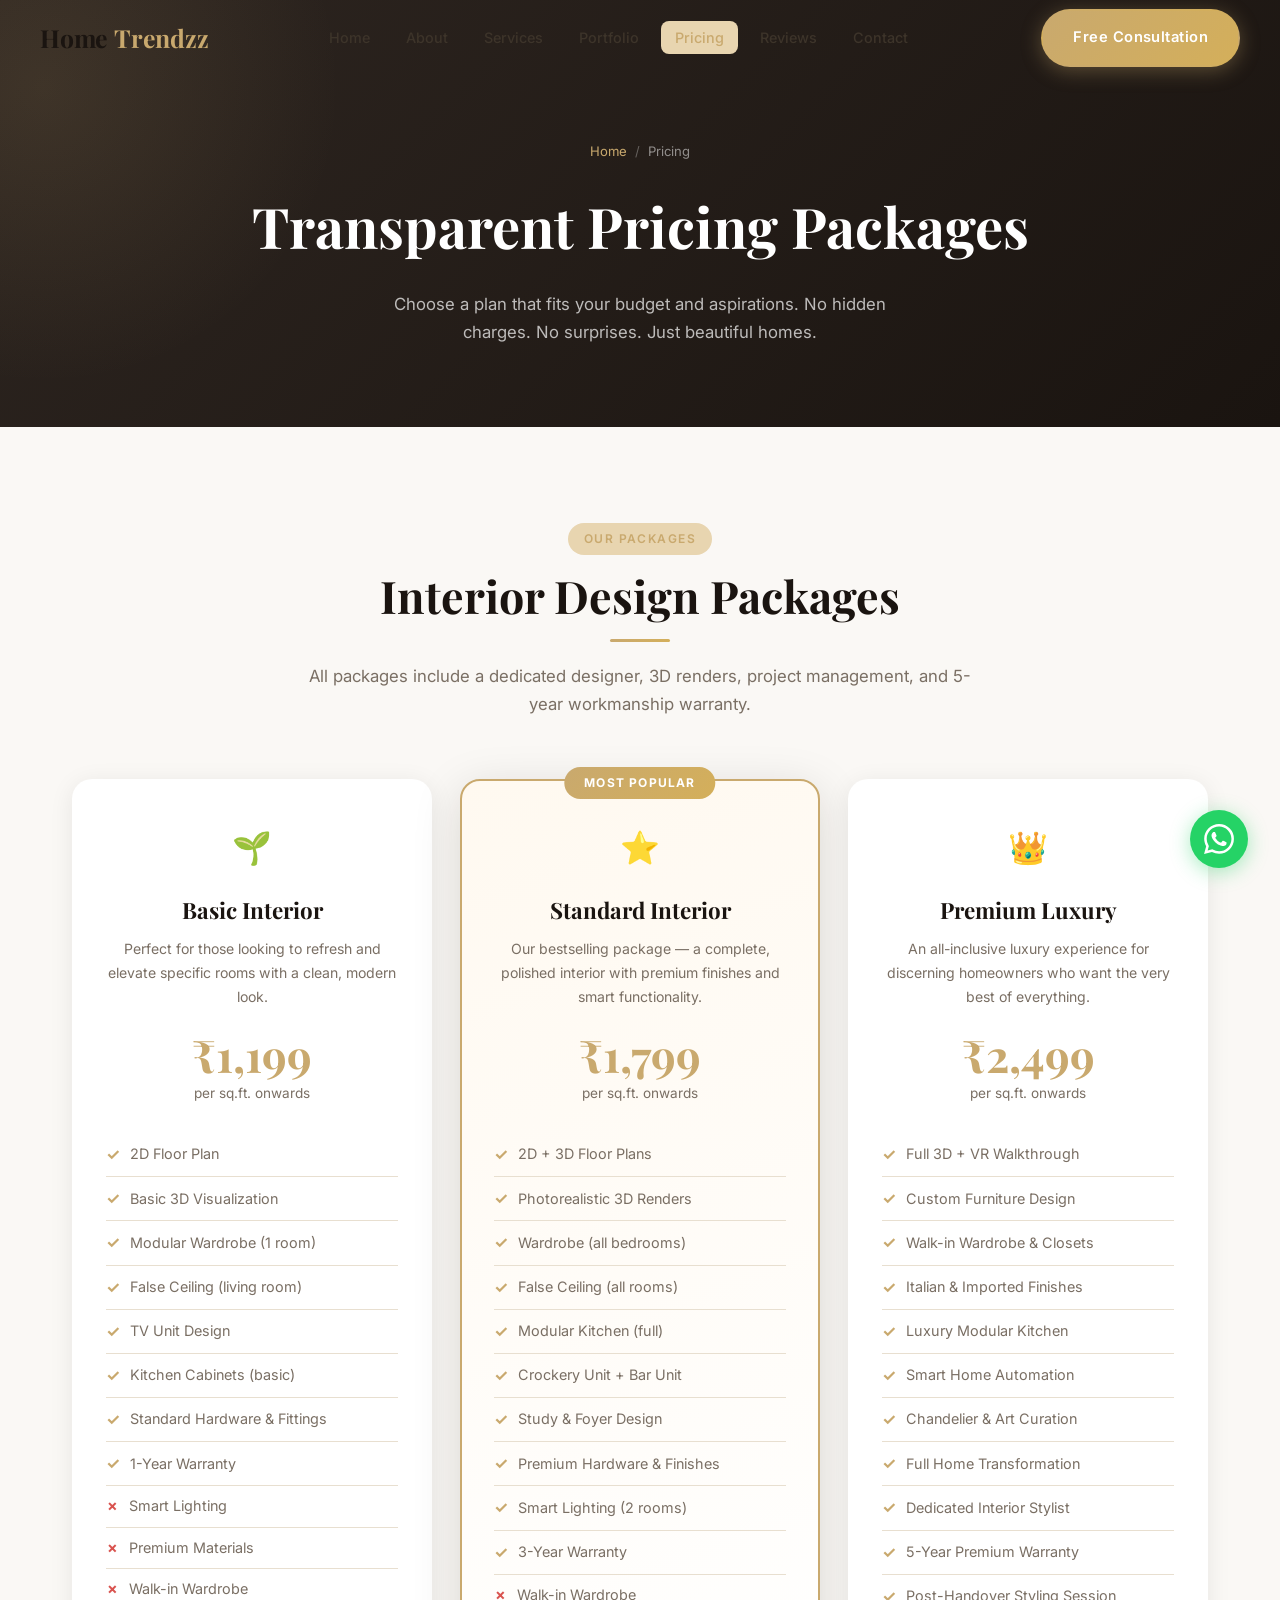
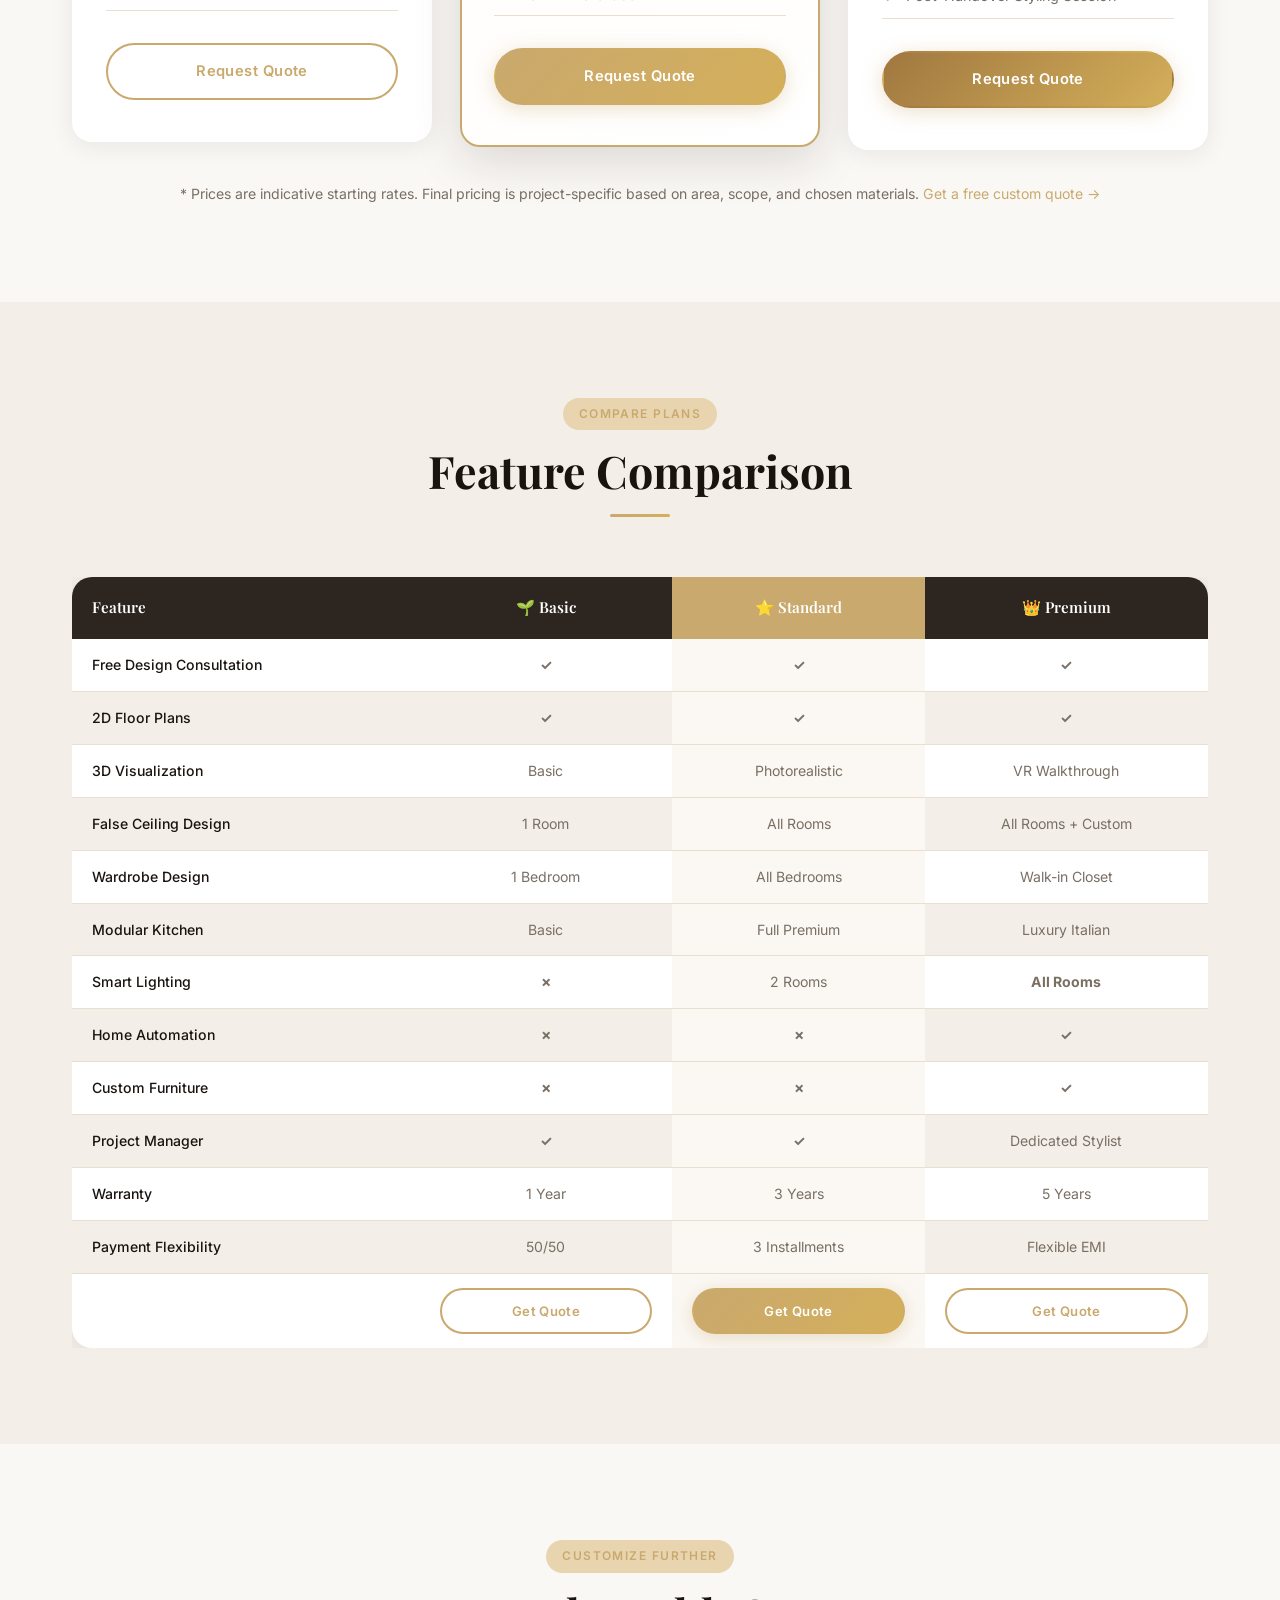
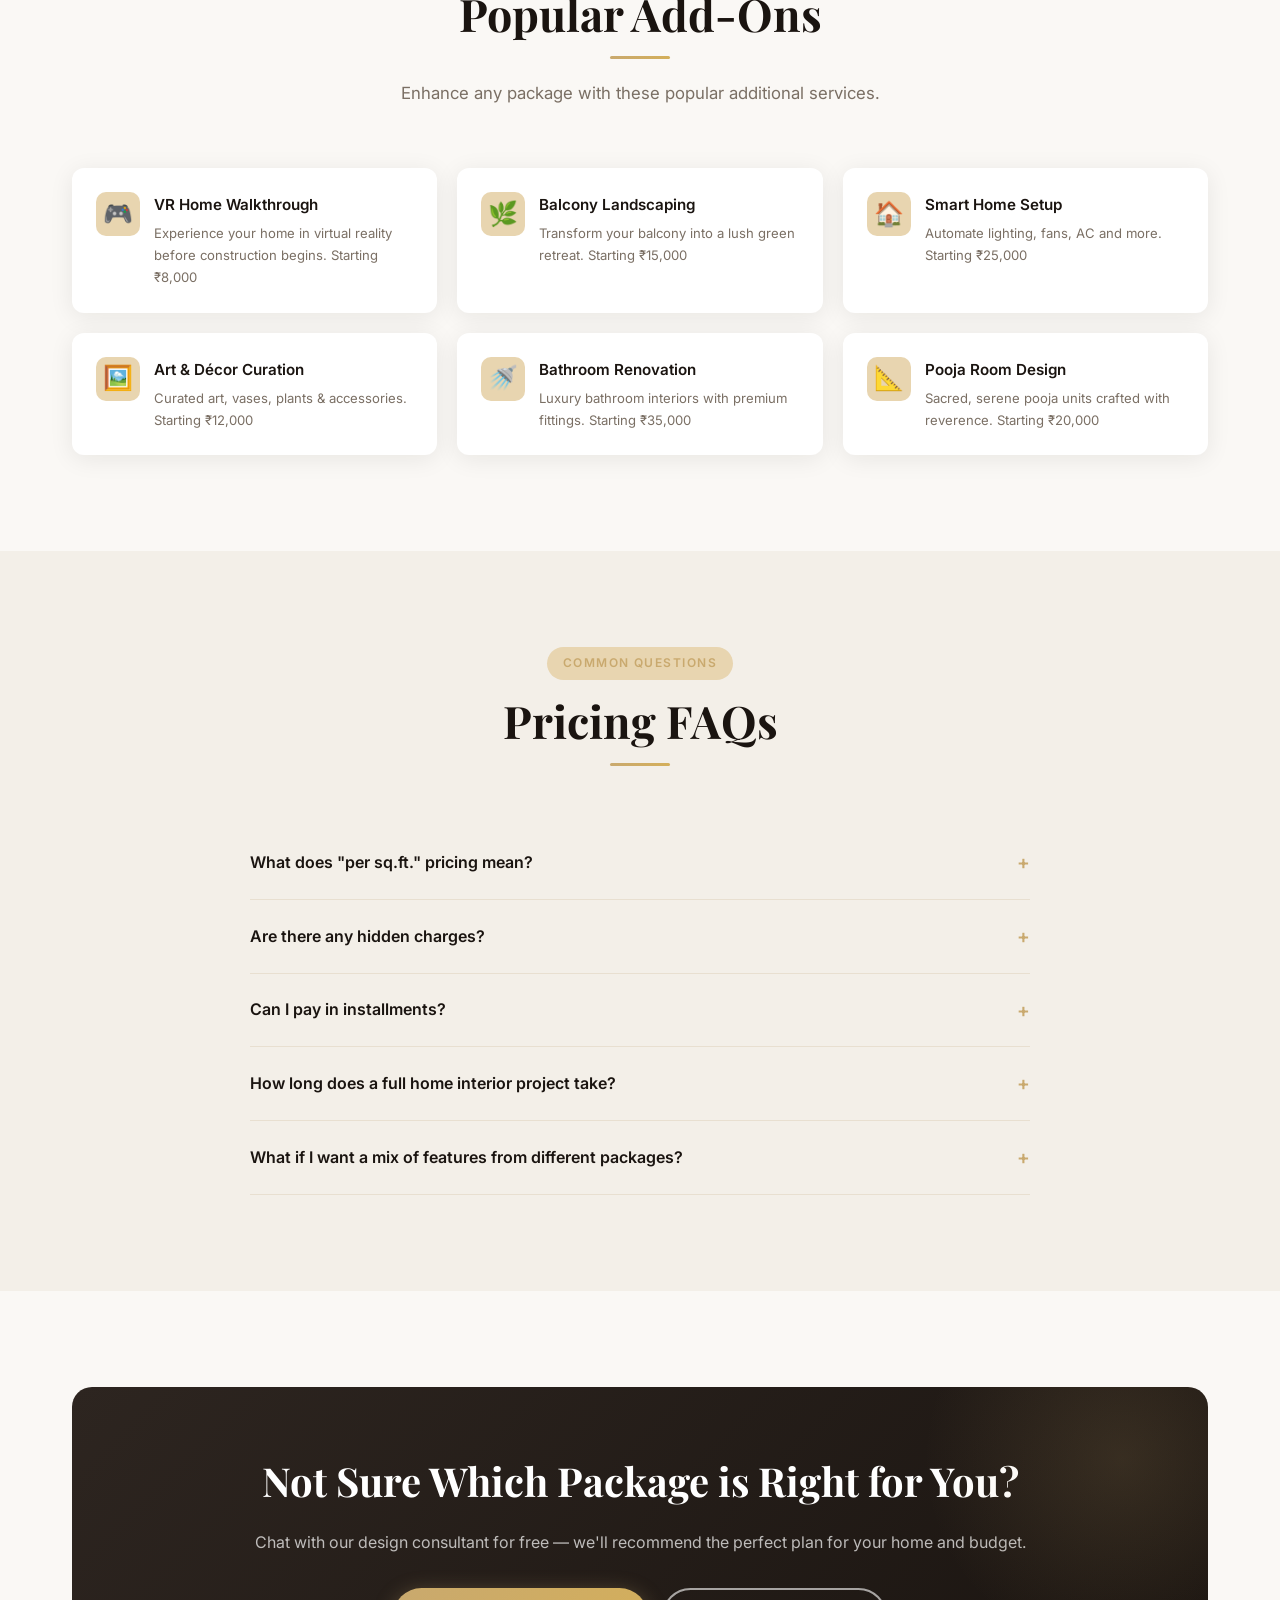
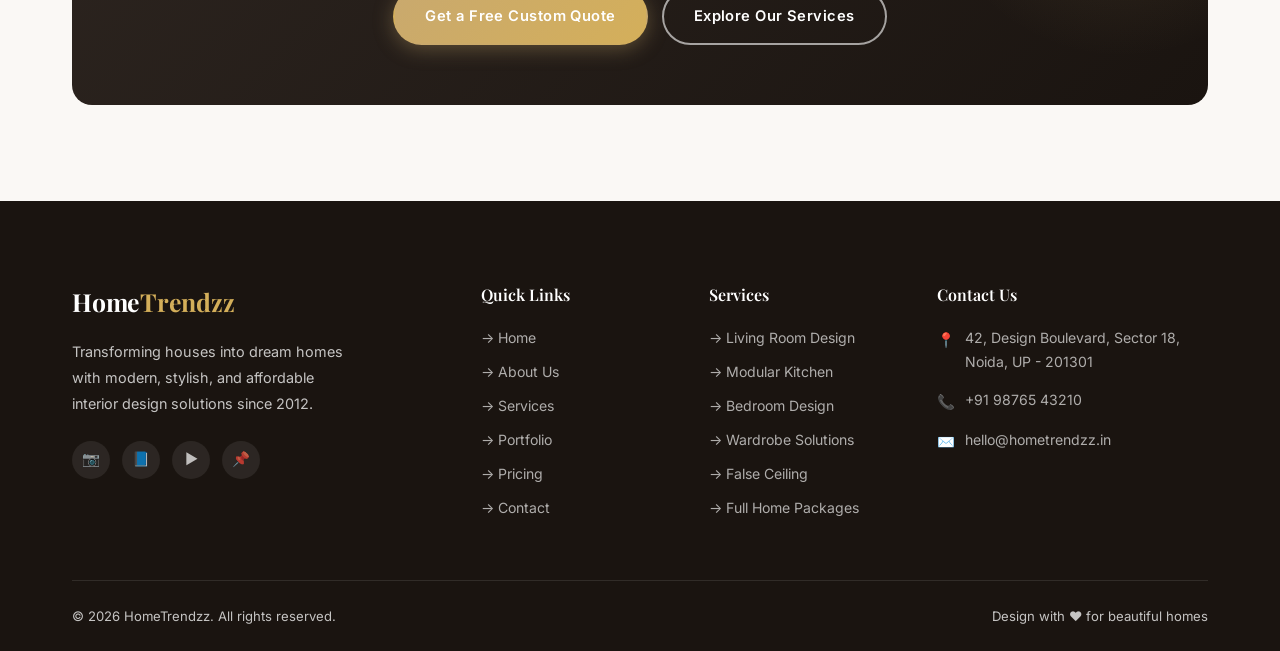
<file: pricing.html>
﻿ <!DOCTYPE html>
<html lang="en">

<head>
    <meta charset="UTF-8" />
    <meta name="viewport" content="width=device-width, initial-scale=1.0, viewport-fit=cover" />
    <title>Pricing &amp; Packages | HomeTrendzz – Affordable Interior Design Plans</title>
    <meta name="description"
        content="Explore HomeTrendzz interior design packages — Basic, Standard, and Premium Luxury. Transparent pricing, rich features, and flexible payment options for every budget." />
    <meta name="keywords"
        content="interior design pricing, interior design packages, affordable interior design, home interior package price India" />
    <link rel="preconnect" href="https://fonts.googleapis.com" />
    <link rel="stylesheet" href="style.css" />
    <style>
        .pricing-grid {
            display: grid;
            grid-template-columns: repeat(3, 1fr);
            gap: 28px;
            align-items: start;
        }

        .compare-table {
            width: 100%;
            border-collapse: collapse;
            background: var(--white);
            border-radius: var(--radius-lg);
            overflow: hidden;
            box-shadow: var(--shadow);
        }

        .compare-table th {
            background: var(--dark-2);
            color: var(--white);
            padding: 18px 20px;
            font-family: var(--font-serif);
            font-weight: 600;
            text-align: center;
            font-size: 0.95rem;
        }

        .compare-table th:first-child {
            text-align: left;
        }

        .compare-table td {
            padding: 14px 20px;
            border-bottom: 1px solid var(--border);
            font-size: 0.88rem;
            color: var(--text-muted);
            text-align: center;
        }

        .compare-table td:first-child {
            text-align: left;
            font-weight: 500;
            color: var(--dark);
        }

        .compare-table tr:last-child td {
            border-bottom: none;
        }

        .compare-table tr:nth-child(even) td {
            background: var(--bg-alt);
        }

        .check {
            color: var(--primary);
            font-weight: 700;
            font-size: 1rem;
        }

        .cross {
            color: #d9534f;
            font-weight: 700;
        }

        .highlight-col {
            background: rgba(201, 169, 110, 0.08) !important;
        }

        .faq-section {
            max-width: 780px;
            margin: 0 auto;
        }

        .addon-grid {
            display: grid;
            grid-template-columns: repeat(3, 1fr);
            gap: 20px;
        }

        .addon-card {
            background: var(--white);
            border-radius: var(--radius);
            padding: 24px;
            box-shadow: var(--shadow);
            display: flex;
            gap: 14px;
            align-items: flex-start;
            transition: var(--transition);
        }

        .addon-card:hover {
            transform: translateY(-4px);
            box-shadow: var(--shadow-lg);
        }

        .addon-icon {
            font-size: 1.5rem;
            width: 44px;
            height: 44px;
            background: var(--primary-light);
            border-radius: 10px;
            display: flex;
            align-items: center;
            justify-content: center;
            flex-shrink: 0;
        }

        .addon-card h5 {
            font-weight: 600;
            font-size: 0.95rem;
            color: var(--dark);
            margin-bottom: 4px;
        }

        .addon-card p {
            font-size: 0.82rem;
            color: var(--text-muted);
        }

        @media(max-width:1024px) {
            .pricing-grid {
                grid-template-columns: 1fr;
                max-width: 520px;
                margin: 0 auto;
            }

            .addon-grid {
                grid-template-columns: 1fr 1fr;
            }
        }

        @media(max-width:768px) {
            .addon-grid {
                grid-template-columns: 1fr;
            }

            .compare-table {
                font-size: 0.8rem;
            }

            .compare-table th,
            .compare-table td {
                padding: 10px 12px;
            }
        }
    </style>
</head>

<body>
    <nav id="navbar" class="scrolled">
        <div class="nav-inner">
            <a href="index.html" class="logo">Home<span>Trendzz</span></a>
            <ul class="nav-links" id="nav-links">
                <li><a href="index.html">Home</a></li>
                <li><a href="about.html">About</a></li>
                <li><a href="services.html">Services</a></li>
                <li><a href="portfolio.html">Portfolio</a></li>
                <li><a href="pricing.html">Pricing</a></li>
                <li><a href="testimonials.html">Reviews</a></li>
                <li><a href="contact.html">Contact</a></li>
            </ul>
            <a href="contact.html" class="btn btn-primary nav-cta">Free Consultation</a>
            <div class="burger" id="burger"><span></span><span></span><span></span></div>
        </div>
    </nav>

    <div class="page-hero">
        <div class="container">
            <div class="breadcrumb"><a href="index.html">Home</a><span>/</span>Pricing</div>
            <h1>Transparent Pricing Packages</h1>
            <p>Choose a plan that fits your budget and aspirations. No hidden charges. No surprises. Just beautiful
                homes.</p>
        </div>
    </div>

    <!-- Pricing Cards -->
    <section class="section">
        <div class="container">
            <div class="section-header reveal">
                <div class="badge">Our Packages</div>
                <h2>Interior Design Packages</h2>
                <div class="divider"></div>
                <p>All packages include a dedicated designer, 3D renders, project management, and 5-year workmanship
                    warranty.</p>
            </div>
            <div class="pricing-grid">
                <!-- Basic -->
                <div class="pricing-card reveal reveal-delay-1">
                    <div style="font-size:2rem;margin-bottom:16px;">🌱</div>
                    <h3>Basic Interior</h3>
                    <p class="plan-desc">Perfect for those looking to refresh and elevate specific rooms with a clean,
                        modern look.</p>
                    <div class="price">
                        <div class="amount">₹1,199</div>
                        <div class="from">per sq.ft. onwards</div>
                    </div>
                    <ul class="pricing-features">
                        <li><span class="check">✓</span> 2D Floor Plan</li>
                        <li><span class="check">✓</span> Basic 3D Visualization</li>
                        <li><span class="check">✓</span> Modular Wardrobe (1 room)</li>
                        <li><span class="check">✓</span> False Ceiling (living room)</li>
                        <li><span class="check">✓</span> TV Unit Design</li>
                        <li><span class="check">✓</span> Kitchen Cabinets (basic)</li>
                        <li><span class="check">✓</span> Standard Hardware & Fittings</li>
                        <li><span class="check">✓</span> 1-Year Warranty</li>
                        <li><span class="cross">✗</span> Smart Lighting</li>
                        <li><span class="cross">✗</span> Premium Materials</li>
                        <li><span class="cross">✗</span> Walk-in Wardrobe</li>
                    </ul>
                    <a href="contact.html" class="btn btn-outline" style="width:100%;justify-content:center;"
                        id="quote-basic">Request Quote</a>
                </div>
                <!-- Standard -->
                <div class="pricing-card popular reveal reveal-delay-2">
                    <div class="popular-badge">Most Popular</div>
                    <div style="font-size:2rem;margin-bottom:16px;">⭐</div>
                    <h3>Standard Interior</h3>
                    <p class="plan-desc">Our bestselling package — a complete, polished interior with premium finishes
                        and smart functionality.</p>
                    <div class="price">
                        <div class="amount">₹1,799</div>
                        <div class="from">per sq.ft. onwards</div>
                    </div>
                    <ul class="pricing-features">
                        <li><span class="check">✓</span> 2D + 3D Floor Plans</li>
                        <li><span class="check">✓</span> Photorealistic 3D Renders</li>
                        <li><span class="check">✓</span> Wardrobe (all bedrooms)</li>
                        <li><span class="check">✓</span> False Ceiling (all rooms)</li>
                        <li><span class="check">✓</span> Modular Kitchen (full)</li>
                        <li><span class="check">✓</span> Crockery Unit + Bar Unit</li>
                        <li><span class="check">✓</span> Study & Foyer Design</li>
                        <li><span class="check">✓</span> Premium Hardware & Finishes</li>
                        <li><span class="check">✓</span> Smart Lighting (2 rooms)</li>
                        <li><span class="check">✓</span> 3-Year Warranty</li>
                        <li><span class="cross">✗</span> Walk-in Wardrobe</li>
                    </ul>
                    <a href="contact.html" class="btn btn-primary" style="width:100%;justify-content:center;"
                        id="quote-standard">Request Quote</a>
                </div>
                <!-- Premium -->
                <div class="pricing-card reveal reveal-delay-3">
                    <div style="font-size:2rem;margin-bottom:16px;">👑</div>
                    <h3>Premium Luxury</h3>
                    <p class="plan-desc">An all-inclusive luxury experience for discerning homeowners who want the very
                        best of everything.</p>
                    <div class="price">
                        <div class="amount">₹2,499</div>
                        <div class="from">per sq.ft. onwards</div>
                    </div>
                    <ul class="pricing-features">
                        <li><span class="check">✓</span> Full 3D + VR Walkthrough</li>
                        <li><span class="check">✓</span> Custom Furniture Design</li>
                        <li><span class="check">✓</span> Walk-in Wardrobe & Closets</li>
                        <li><span class="check">✓</span> Italian & Imported Finishes</li>
                        <li><span class="check">✓</span> Luxury Modular Kitchen</li>
                        <li><span class="check">✓</span> Smart Home Automation</li>
                        <li><span class="check">✓</span> Chandelier & Art Curation</li>
                        <li><span class="check">✓</span> Full Home Transformation</li>
                        <li><span class="check">✓</span> Dedicated Interior Stylist</li>
                        <li><span class="check">✓</span> 5-Year Premium Warranty</li>
                        <li><span class="check">✓</span> Post-Handover Styling Session</li>
                    </ul>
                    <a href="contact.html" class="btn btn-primary"
                        style="width:100%;justify-content:center;background:linear-gradient(135deg,#a07840,#d4af5a);"
                        id="quote-premium">Request Quote</a>
                </div>
            </div>
            <p style="text-align:center;margin-top:32px;color:var(--text-muted);font-size:0.88rem;">* Prices are
                indicative starting rates. Final pricing is project-specific based on area, scope, and chosen materials.
                <a href="contact.html" style="color:var(--primary);">Get a free custom quote →</a></p>
        </div>
    </section>

    <!-- Comparison Table -->
    <section class="section section-alt">
        <div class="container">
            <div class="section-header reveal">
                <div class="badge">Compare Plans</div>
                <h2>Feature Comparison</h2>
                <div class="divider"></div>
            </div>
            <div class="reveal" style="overflow-x:auto;">
                <table class="compare-table">
                    <thead>
                        <tr>
                            <th>Feature</th>
                            <th>🌱 Basic</th>
                            <th style="background:var(--primary);">⭐ Standard</th>
                            <th>👑 Premium</th>
                        </tr>
                    </thead>
                    <tbody>
                        <tr>
                            <td>Free Design Consultation</td>
                            <td class="check">✓</td>
                            <td class="check highlight-col">✓</td>
                            <td class="check">✓</td>
                        </tr>
                        <tr>
                            <td>2D Floor Plans</td>
                            <td class="check">✓</td>
                            <td class="check highlight-col">✓</td>
                            <td class="check">✓</td>
                        </tr>
                        <tr>
                            <td>3D Visualization</td>
                            <td>Basic</td>
                            <td class="highlight-col">Photorealistic</td>
                            <td>VR Walkthrough</td>
                        </tr>
                        <tr>
                            <td>False Ceiling Design</td>
                            <td>1 Room</td>
                            <td class="highlight-col">All Rooms</td>
                            <td>All Rooms + Custom</td>
                        </tr>
                        <tr>
                            <td>Wardrobe Design</td>
                            <td>1 Bedroom</td>
                            <td class="highlight-col">All Bedrooms</td>
                            <td>Walk-in Closet</td>
                        </tr>
                        <tr>
                            <td>Modular Kitchen</td>
                            <td>Basic</td>
                            <td class="highlight-col">Full Premium</td>
                            <td>Luxury Italian</td>
                        </tr>
                        <tr>
                            <td>Smart Lighting</td>
                            <td class="cross">✗</td>
                            <td class="highlight-col">2 Rooms</td>
                            <td class="check">All Rooms</td>
                        </tr>
                        <tr>
                            <td>Home Automation</td>
                            <td class="cross">✗</td>
                            <td class="cross highlight-col">✗</td>
                            <td class="check">✓</td>
                        </tr>
                        <tr>
                            <td>Custom Furniture</td>
                            <td class="cross">✗</td>
                            <td class="cross highlight-col">✗</td>
                            <td class="check">✓</td>
                        </tr>
                        <tr>
                            <td>Project Manager</td>
                            <td class="check">✓</td>
                            <td class="check highlight-col">✓</td>
                            <td>Dedicated Stylist</td>
                        </tr>
                        <tr>
                            <td>Warranty</td>
                            <td>1 Year</td>
                            <td class="highlight-col">3 Years</td>
                            <td>5 Years</td>
                        </tr>
                        <tr>
                            <td>Payment Flexibility</td>
                            <td>50/50</td>
                            <td class="highlight-col">3 Installments</td>
                            <td>Flexible EMI</td>
                        </tr>
                        <tr>
                            <td>&nbsp;</td>
                            <td><a href="contact.html" class="btn btn-outline"
                                    style="width:100%;justify-content:center;font-size:0.82rem;padding:10px 20px;">Get
                                    Quote</a></td>
                            <td class="highlight-col"><a href="contact.html" class="btn btn-primary"
                                    style="width:100%;justify-content:center;font-size:0.82rem;padding:10px 20px;">Get
                                    Quote</a></td>
                            <td><a href="contact.html" class="btn btn-outline"
                                    style="width:100%;justify-content:center;font-size:0.82rem;padding:10px 20px;">Get
                                    Quote</a></td>
                        </tr>
                    </tbody>
                </table>
            </div>
        </div>
    </section>

    <!-- Add-ons -->
    <section class="section">
        <div class="container">
            <div class="section-header reveal">
                <div class="badge">Customize Further</div>
                <h2>Popular Add-Ons</h2>
                <div class="divider"></div>
                <p>Enhance any package with these popular additional services.</p>
            </div>
            <div class="addon-grid">
                <div class="addon-card reveal reveal-delay-1">
                    <div class="addon-icon">🎮</div>
                    <div>
                        <h5>VR Home Walkthrough</h5>
                        <p>Experience your home in virtual reality before construction begins. Starting ₹8,000</p>
                    </div>
                </div>
                <div class="addon-card reveal reveal-delay-2">
                    <div class="addon-icon">🌿</div>
                    <div>
                        <h5>Balcony Landscaping</h5>
                        <p>Transform your balcony into a lush green retreat. Starting ₹15,000</p>
                    </div>
                </div>
                <div class="addon-card reveal reveal-delay-3">
                    <div class="addon-icon">🏠</div>
                    <div>
                        <h5>Smart Home Setup</h5>
                        <p>Automate lighting, fans, AC and more. Starting ₹25,000</p>
                    </div>
                </div>
                <div class="addon-card reveal reveal-delay-1">
                    <div class="addon-icon">🖼️</div>
                    <div>
                        <h5>Art & Décor Curation</h5>
                        <p>Curated art, vases, plants & accessories. Starting ₹12,000</p>
                    </div>
                </div>
                <div class="addon-card reveal reveal-delay-2">
                    <div class="addon-icon">🚿</div>
                    <div>
                        <h5>Bathroom Renovation</h5>
                        <p>Luxury bathroom interiors with premium fittings. Starting ₹35,000</p>
                    </div>
                </div>
                <div class="addon-card reveal reveal-delay-3">
                    <div class="addon-icon">📐</div>
                    <div>
                        <h5>Pooja Room Design</h5>
                        <p>Sacred, serene pooja units crafted with reverence. Starting ₹20,000</p>
                    </div>
                </div>
            </div>
        </div>
    </section>

    <!-- FAQ -->
    <section class="section section-alt">
        <div class="container">
            <div class="section-header reveal">
                <div class="badge">Common Questions</div>
                <h2>Pricing FAQs</h2>
                <div class="divider"></div>
            </div>
            <div class="faq-section reveal">
                <div class="faq-item">
                    <div class="faq-q">What does "per sq.ft." pricing mean? <span class="faq-icon">+</span></div>
                    <div class="faq-a">The per sq.ft. price is calculated based on the built-up area of the rooms being
                        designed (not the entire apartment area). For example, a 200 sq.ft. living room at ₹1,799/sq.ft.
                        = ₹3,59,800 for that room's complete interior.</div>
                </div>
                <div class="faq-item">
                    <div class="faq-q">Are there any hidden charges? <span class="faq-icon">+</span></div>
                    <div class="faq-a">Absolutely not. We provide a fully itemized quotation before any work begins. If
                        scope changes, we discuss and agree in writing before proceeding. No nasty surprises.</div>
                </div>
                <div class="faq-item">
                    <div class="faq-q">Can I pay in installments? <span class="faq-icon">+</span></div>
                    <div class="faq-a">Yes! We offer flexible payment schedules: typically 30% on contract signing, 40%
                        at execution start, and 30% on project completion. Premium package clients can also opt for EMI
                        options.</div>
                </div>
                <div class="faq-item">
                    <div class="faq-q">How long does a full home interior project take? <span class="faq-icon">+</span>
                    </div>
                    <div class="faq-a">A standard 2BHK typically takes 45–60 days. A full 3BHK takes 60–90 days. Larger
                        homes or premium finishes may take 90–120 days. We provide a detailed timeline in the project
                        proposal.</div>
                </div>
                <div class="faq-item">
                    <div class="faq-q">What if I want a mix of features from different packages? <span
                            class="faq-icon">+</span></div>
                    <div class="faq-a">No problem at all! We can create a custom package tailored exactly to your needs.
                        Get in touch and our design consultant will work out the perfect solution for you.</div>
                </div>
            </div>
        </div>
    </section>

    <!-- CTA -->
    <section class="section">
        <div class="container">
            <div class="cta-banner reveal">
                <h2>Not Sure Which Package is Right for You?</h2>
                <p>Chat with our design consultant for free — we'll recommend the perfect plan for your home and budget.
                </p>
                <div class="cta-btns">
                    <a href="contact.html" class="btn btn-primary">Get a Free Custom Quote</a>
                    <a href="services.html" class="btn btn-outline-white">Explore Our Services</a>
                </div>
            </div>
        </div>
    </section>

    <footer id="footer">
        <div class="container">
            <div class="footer-grid">
                <div class="footer-brand"><a href="index.html" class="logo">Home<span>Trendzz</span></a>
                    <p>Transforming houses into dream homes with modern, stylish, and affordable interior design
                        solutions since 2012.</p>
                    <div class="footer-social"><a href="#" class="social-btn">📷</a><a href="#"
                            class="social-btn">📘</a><a href="#" class="social-btn">▶️</a><a href="#"
                            class="social-btn">📌</a></div>
                </div>
                <div class="footer-col">
                    <h4>Quick Links</h4>
                    <ul>
                        <li><a href="index.html">→ Home</a></li>
                        <li><a href="about.html">→ About Us</a></li>
                        <li><a href="services.html">→ Services</a></li>
                        <li><a href="portfolio.html">→ Portfolio</a></li>
                        <li><a href="pricing.html">→ Pricing</a></li>
                        <li><a href="contact.html">→ Contact</a></li>
                    </ul>
                </div>
                <div class="footer-col">
                    <h4>Services</h4>
                    <ul>
                        <li><a href="services.html">→ Living Room Design</a></li>
                        <li><a href="services.html">→ Modular Kitchen</a></li>
                        <li><a href="services.html">→ Bedroom Design</a></li>
                        <li><a href="services.html">→ Wardrobe Solutions</a></li>
                        <li><a href="services.html">→ False Ceiling</a></li>
                        <li><a href="services.html">→ Full Home Packages</a></li>
                    </ul>
                </div>
                <div class="footer-col">
                    <h4>Contact Us</h4>
                    <div class="footer-contact-item">
                        <div class="icon">📍</div>
                        <p>42, Design Boulevard, Sector 18, Noida, UP - 201301</p>
                    </div>
                    <div class="footer-contact-item">
                        <div class="icon">📞</div>
                        <p>+91 98765 43210</p>
                    </div>
                    <div class="footer-contact-item">
                        <div class="icon">✉️</div>
                        <p>hello@hometrendzz.in</p>
                    </div>
                </div>
            </div>
            <div class="footer-bottom"><span>© 2026 HomeTrendzz. All rights reserved.</span><span>Design with ❤️ for
                    beautiful homes</span></div>
        </div>
    </footer>
    <a href="https://wa.me/919080995018?text=Hi%20HomeTrendzz!" id="whatsapp-btn" target="_blank"
        aria-label="WhatsApp"><svg viewBox="0 0 24 24">
            <path
                d="M17.472 14.382c-.297-.149-1.758-.867-2.03-.967-.273-.099-.471-.148-.67.15-.197.297-.767.966-.94 1.164-.173.199-.347.223-.644.075-.297-.15-1.255-.463-2.39-1.475-.883-.788-1.48-1.761-1.653-2.059-.173-.297-.018-.458.13-.606.134-.133.298-.347.446-.52.149-.174.198-.298.298-.497.099-.198.05-.371-.025-.52-.075-.149-.669-1.612-.916-2.207-.242-.579-.487-.5-.669-.51-.173-.008-.371-.01-.57-.01-.198 0-.52.074-.792.372-.272.297-1.04 1.016-1.04 2.479 0 1.462 1.065 2.875 1.213 3.074.149.198 2.096 3.2 5.077 4.487.709.306 1.262.489 1.694.625.712.227 1.36.195 1.871.118.571-.085 1.758-.719 2.006-1.413.248-.694.248-1.289.173-1.413-.074-.124-.272-.198-.57-.347m-5.421 7.403h-.004a9.87 9.87 0 01-5.031-1.378l-.361-.214-3.741.982.998-3.648-.235-.374a9.86 9.86 0 01-1.51-5.26c.001-5.45 4.436-9.884 9.888-9.884 2.64 0 5.122 1.03 6.988 2.898a9.825 9.825 0 012.893 6.994c-.003 5.45-4.437 9.884-9.885 9.884m8.413-18.297A11.815 11.815 0 0012.05 0C5.495 0 .16 5.335.157 11.892c0 2.096.547 4.142 1.588 5.945L.057 24l6.305-1.654a11.882 11.882 0 005.683 1.448h.005c6.554 0 11.89-5.335 11.893-11.893a11.821 11.821 0 00-3.48-8.413z" />
        </svg></a>
    <button id="scroll-top" aria-label="Scroll to top">↑</button>
    <script src="main.js"></script>
</body>

</html>
</file>
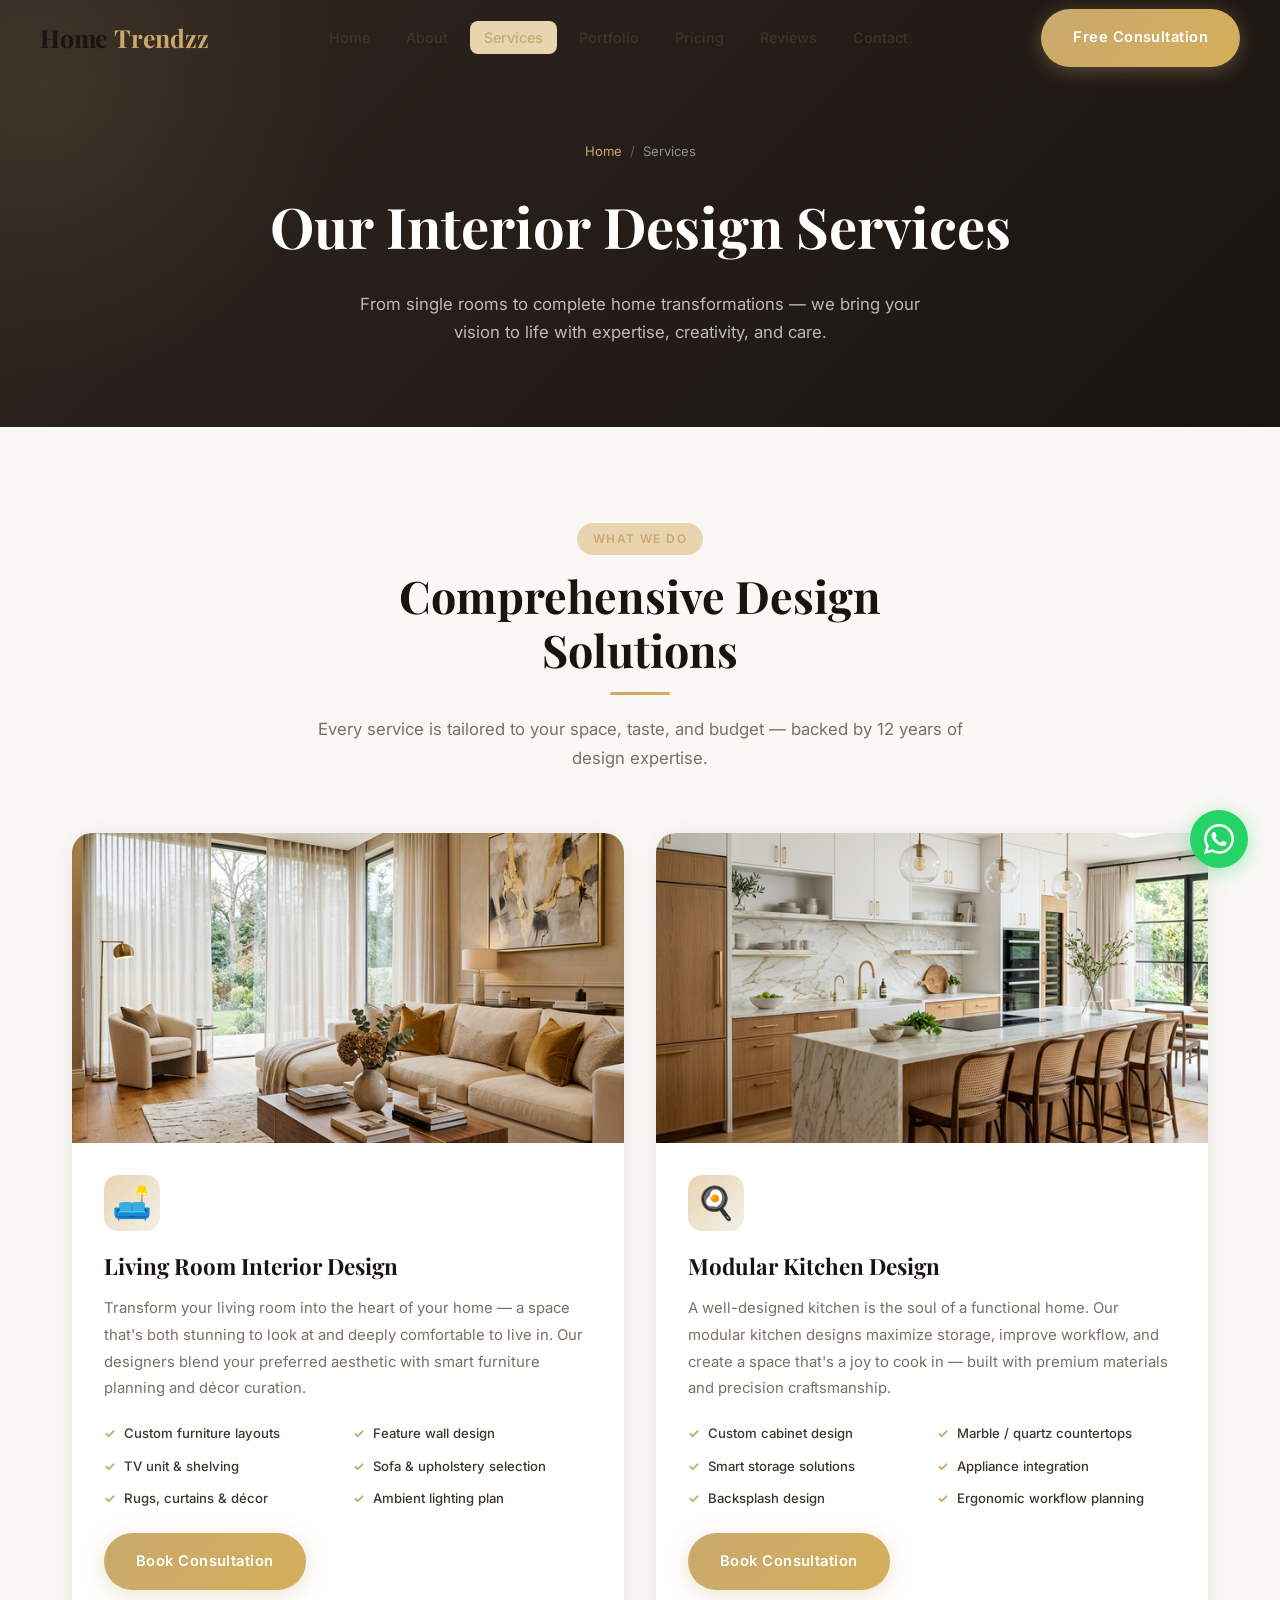
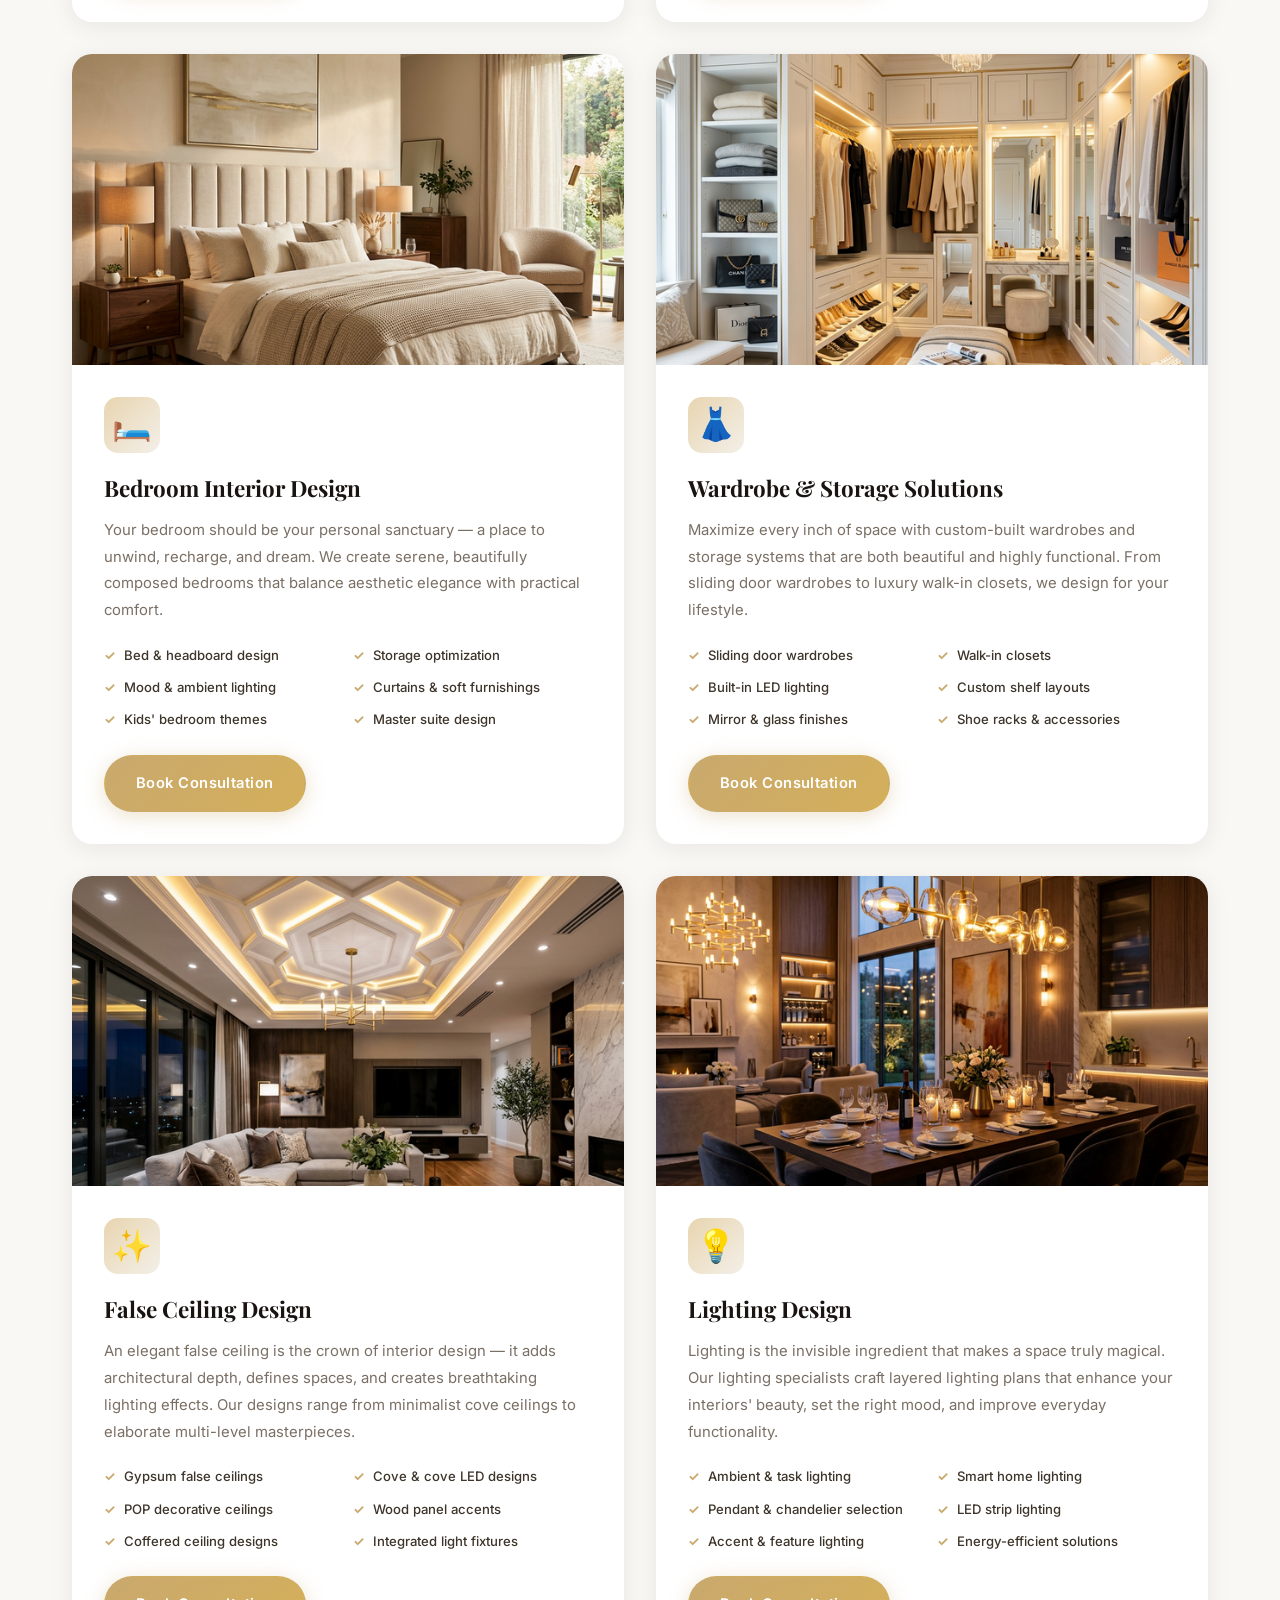
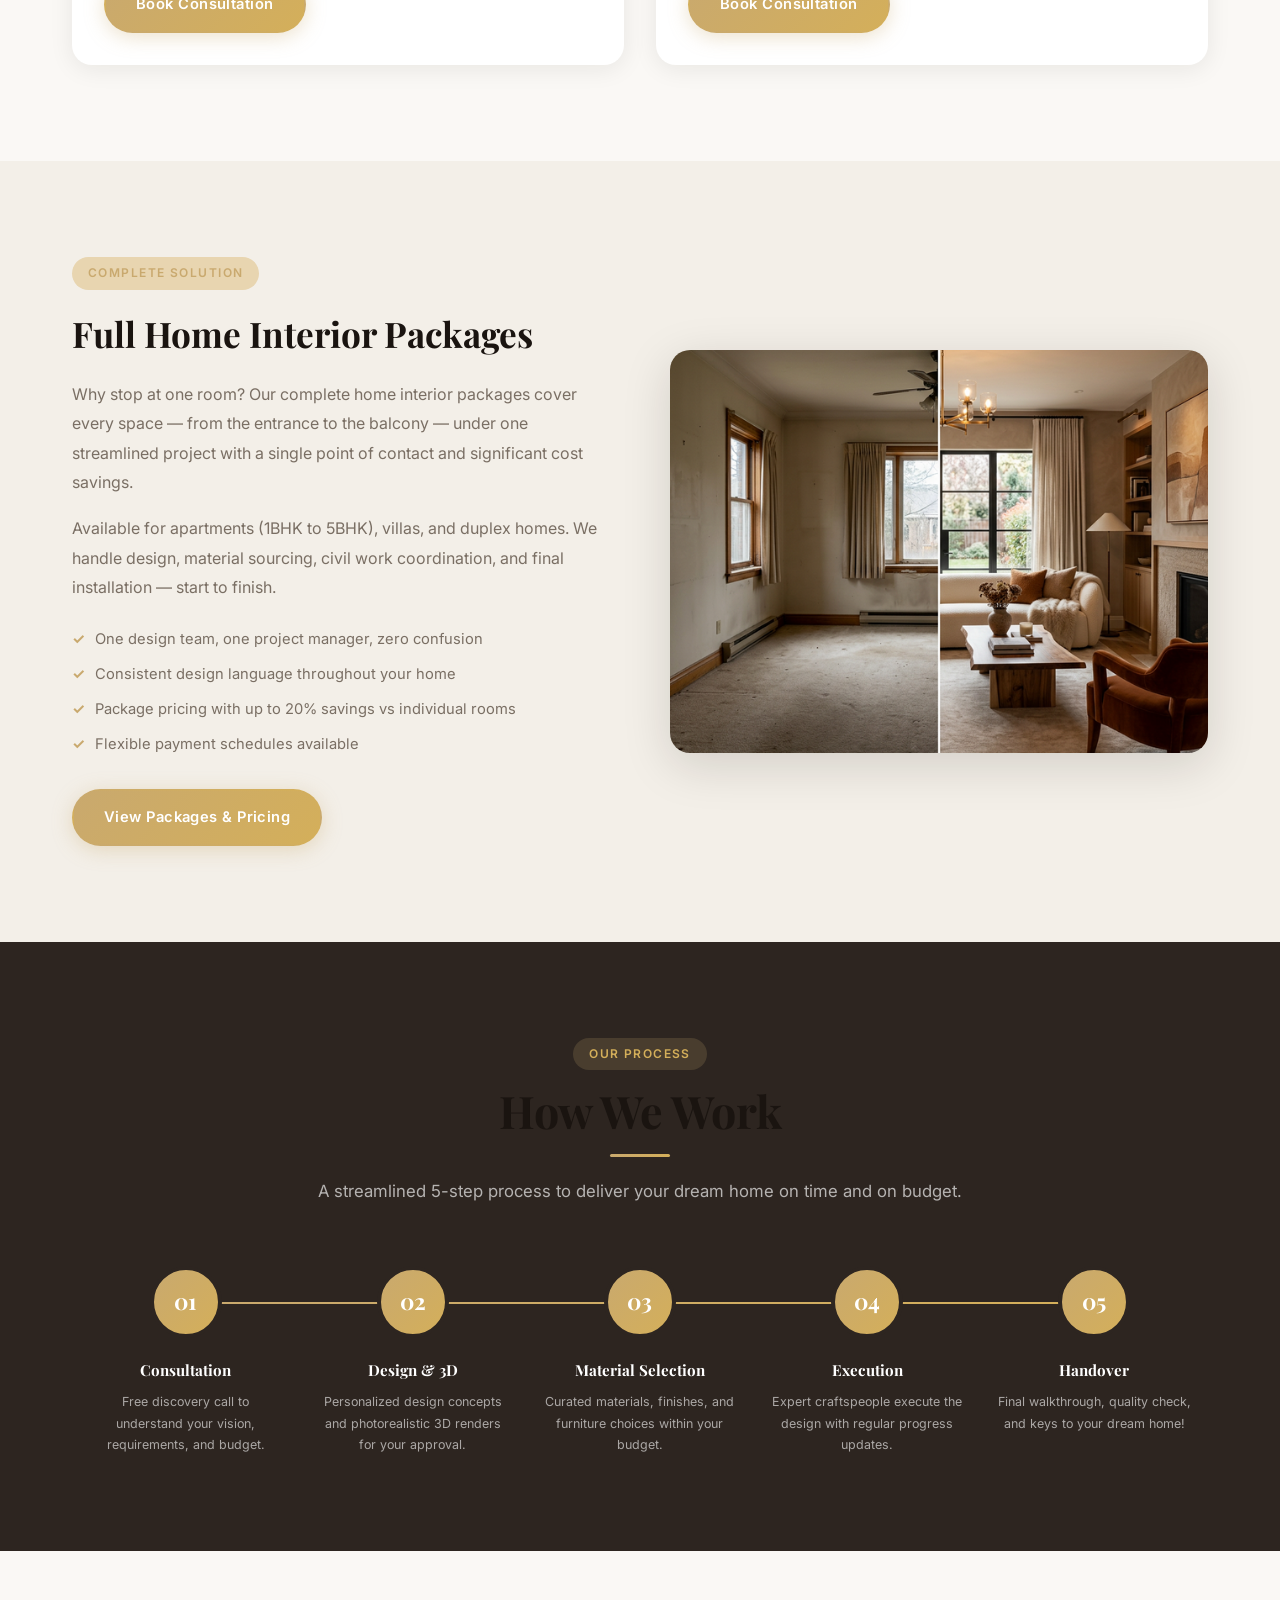
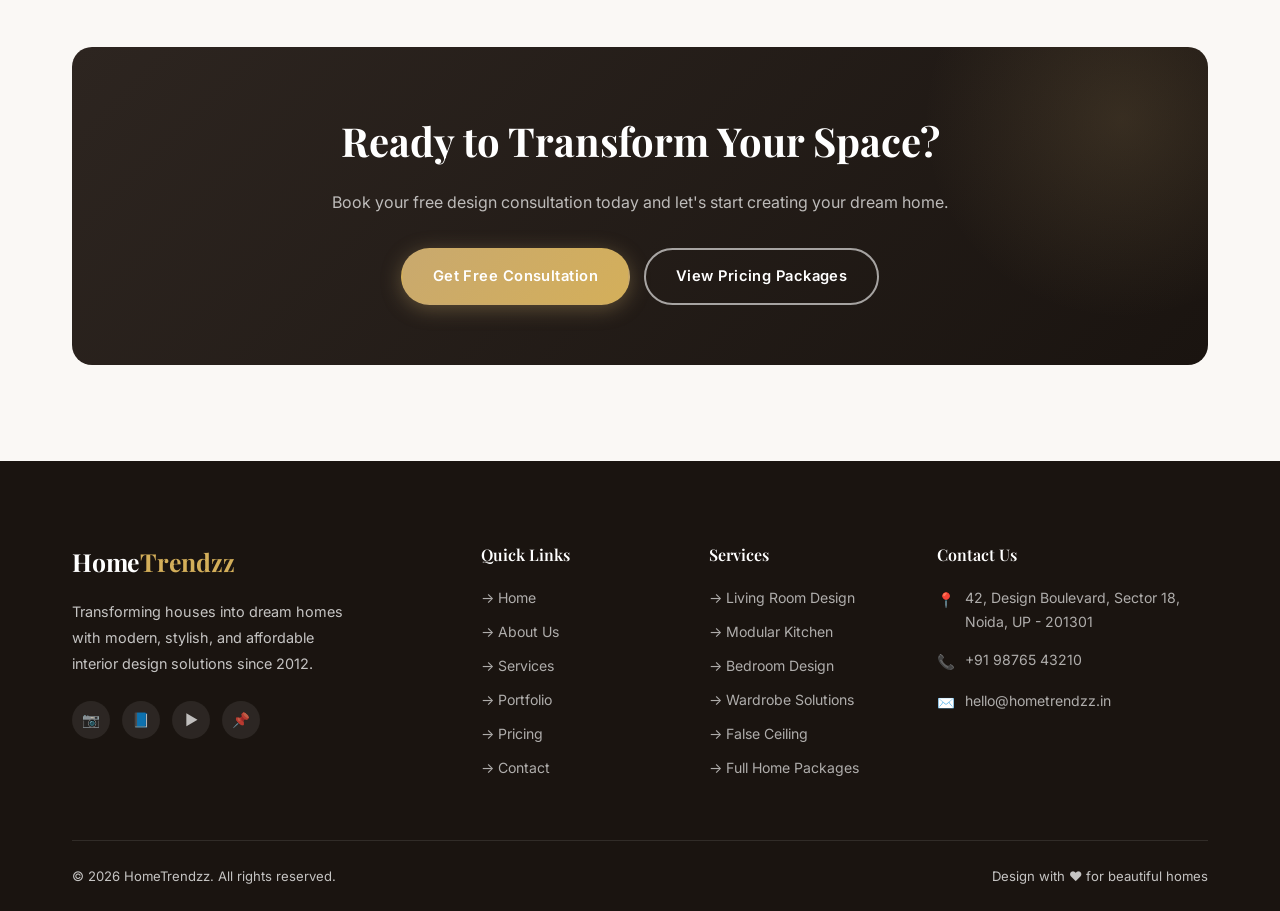
<file: services.html>
﻿<!DOCTYPE html>
<html lang="en">

<head>
    <meta charset="UTF-8" />
    <meta name="viewport" content="width=device-width, initial-scale=1.0, viewport-fit=cover" />
    <title>Interior Design Services | HomeTrendzz – Living Room, Kitchen, Bedroom &amp; More</title>
    <meta name="description"
        content="Explore HomeTrendzz's complete interior design services: living room design, modular kitchen, bedroom interiors, wardrobe solutions, false ceiling, lighting design, and full home packages." />
    <meta name="keywords"
        content="living room interior design, modular kitchen design, bedroom interior design, wardrobe solutions, false ceiling design, lighting design, full home interior packages" />
    <link rel="preconnect" href="https://fonts.googleapis.com" />
    <link rel="stylesheet" href="style.css" />
    <style>
        .services-grid {
            display: grid;
            grid-template-columns: 1fr 1fr;
            gap: 32px;
        }

        .service-detail-card {
            background: var(--white);
            border-radius: var(--radius-lg);
            overflow: hidden;
            box-shadow: var(--shadow);
            transition: var(--transition);
        }

        .service-detail-card:hover {
            transform: translateY(-6px);
            box-shadow: var(--shadow-lg);
        }

        .sdc-img {
            aspect-ratio: 16/9;
            overflow: hidden;
        }

        .sdc-img img {
            width: 100%;
            height: 100%;
            object-fit: cover;
            transition: transform 0.5s;
        }

        .service-detail-card:hover .sdc-img img {
            transform: scale(1.05);
        }

        .sdc-body {
            padding: 32px;
        }

        .sdc-icon {
            font-size: 2rem;
            margin-bottom: 16px;
            width: 56px;
            height: 56px;
            background: linear-gradient(135deg, var(--primary-light), var(--bg-alt));
            border-radius: 14px;
            display: flex;
            align-items: center;
            justify-content: center;
        }

        .sdc-body h2 {
            font-family: var(--font-serif);
            font-size: 1.4rem;
            color: var(--dark);
            margin-bottom: 10px;
        }

        .sdc-body>p {
            color: var(--text-muted);
            font-size: 0.93rem;
            line-height: 1.8;
            margin-bottom: 20px;
        }

        .benefits-grid {
            display: grid;
            grid-template-columns: 1fr 1fr;
            gap: 10px;
            margin-bottom: 24px;
        }

        .benefit-tag {
            display: flex;
            align-items: center;
            gap: 8px;
            font-size: 0.82rem;
            font-weight: 500;
            color: var(--text);
        }

        .benefit-tag::before {
            content: '✓';
            color: var(--primary);
            font-weight: 700;
        }

        .process-section {
            background: var(--dark-2);
            color: var(--white);
        }

        .process-steps {
            display: grid;
            grid-template-columns: repeat(5, 1fr);
            gap: 0;
            position: relative;
        }

        .process-steps::before {
            content: '';
            position: absolute;
            top: 36px;
            left: 10%;
            right: 10%;
            height: 2px;
            background: linear-gradient(90deg, var(--primary), var(--accent-gold));
            z-index: 0;
        }

        .process-step {
            text-align: center;
            padding: 0 16px;
            position: relative;
            z-index: 1;
        }

        .step-num {
            width: 72px;
            height: 72px;
            border-radius: 50%;
            background: linear-gradient(135deg, var(--primary), var(--accent-gold));
            display: flex;
            align-items: center;
            justify-content: center;
            margin: 0 auto 20px;
            font-family: var(--font-serif);
            font-size: 1.4rem;
            font-weight: 700;
            color: var(--white);
            border: 4px solid var(--dark-2);
        }

        .process-step h4 {
            font-family: var(--font-serif);
            font-size: 0.95rem;
            color: var(--white);
            margin-bottom: 8px;
        }

        .process-step p {
            font-size: 0.78rem;
            color: rgba(255, 255, 255, 0.6);
        }

        @media(max-width:1024px) {
            .process-steps {
                grid-template-columns: 1fr 1fr;
                gap: 32px;
            }

            .process-steps::before {
                display: none;
            }
        }

        .full-home-grid {
            display: grid;
            grid-template-columns: 1fr 1fr;
            gap: 60px;
            align-items: center;
        }

        @media(max-width:1024px) {
            .full-home-grid { gap: 40px; }
            .process-steps {
                grid-template-columns: 1fr 1fr;
                gap: 32px;
            }
            .process-steps::before { display: none; }
        }

        @media(max-width:768px) {
            .services-grid { grid-template-columns: 1fr; }
            .benefits-grid { grid-template-columns: 1fr; }
            .process-steps { grid-template-columns: 1fr 1fr; }
            .full-home-grid { grid-template-columns: 1fr; gap: 32px; }
        }

        @media(max-width:480px) {
            .process-steps { grid-template-columns: 1fr; }
            .sdc-body { padding: 20px; }
        }
    </style>
</head>

<body>
    <nav id="navbar" class="scrolled">
        <div class="nav-inner">
            <a href="index.html" class="logo">Home<span>Trendzz</span></a>
            <ul class="nav-links" id="nav-links">
                <li><a href="index.html">Home</a></li>
                <li><a href="about.html">About</a></li>
                <li><a href="services.html">Services</a></li>
                <li><a href="portfolio.html">Portfolio</a></li>
                <li><a href="pricing.html">Pricing</a></li>
                <li><a href="testimonials.html">Reviews</a></li>
                <li><a href="contact.html">Contact</a></li>
            </ul>
            <a href="contact.html" class="btn btn-primary nav-cta">Free Consultation</a>
            <div class="burger" id="burger"><span></span><span></span><span></span></div>
        </div>
    </nav>

    <div class="page-hero">
        <div class="container">
            <div class="breadcrumb"><a href="index.html">Home</a><span>/</span>Services</div>
            <h1>Our Interior Design Services</h1>
            <p>From single rooms to complete home transformations — we bring your vision to life with expertise,
                creativity, and care.</p>
        </div>
    </div>

    <!-- Services Grid -->
    <section class="section">
        <div class="container">
            <div class="section-header reveal">
                <div class="badge">What We Do</div>
                <h2>Comprehensive Design Solutions</h2>
                <div class="divider"></div>
                <p>Every service is tailored to your space, taste, and budget — backed by 12 years of design expertise.
                </p>
            </div>
            <div class="services-grid">

                <!-- Living Room -->
                <div class="service-detail-card reveal reveal-delay-1" id="living-room">
                    <div class="sdc-img"><img src="hero_living_room.png"
                            alt="Living Room Interior Design" /></div>
                    <div class="sdc-body">
                        <div class="sdc-icon">🛋️</div>
                        <h2>Living Room Interior Design</h2>
                        <p>Transform your living room into the heart of your home — a space that's both stunning to look
                            at and deeply comfortable to live in. Our designers blend your preferred aesthetic with
                            smart furniture planning and décor curation.</p>
                        <div class="benefits-grid">
                            <div class="benefit-tag">Custom furniture layouts</div>
                            <div class="benefit-tag">Feature wall design</div>
                            <div class="benefit-tag">TV unit & shelving</div>
                            <div class="benefit-tag">Sofa & upholstery selection</div>
                            <div class="benefit-tag">Rugs, curtains & décor</div>
                            <div class="benefit-tag">Ambient lighting plan</div>
                        </div>
                        <a href="contact.html" class="btn btn-primary" id="consult-living">Book Consultation</a>
                    </div>
                </div>

                <!-- Kitchen -->
                <div class="service-detail-card reveal reveal-delay-2" id="kitchen">
                    <div class="sdc-img"><img src="kitchen_design.png" alt="Modular Kitchen Design" />
                    </div>
                    <div class="sdc-body">
                        <div class="sdc-icon">🍳</div>
                        <h2>Modular Kitchen Design</h2>
                        <p>A well-designed kitchen is the soul of a functional home. Our modular kitchen designs
                            maximize storage, improve workflow, and create a space that's a joy to cook in — built with
                            premium materials and precision craftsmanship.</p>
                        <div class="benefits-grid">
                            <div class="benefit-tag">Custom cabinet design</div>
                            <div class="benefit-tag">Marble / quartz countertops</div>
                            <div class="benefit-tag">Smart storage solutions</div>
                            <div class="benefit-tag">Appliance integration</div>
                            <div class="benefit-tag">Backsplash design</div>
                            <div class="benefit-tag">Ergonomic workflow planning</div>
                        </div>
                        <a href="contact.html" class="btn btn-primary" id="consult-kitchen">Book Consultation</a>
                    </div>
                </div>

                <!-- Bedroom -->
                <div class="service-detail-card reveal reveal-delay-1" id="bedroom">
                    <div class="sdc-img"><img src="bedroom_design.png" alt="Bedroom Interior Design" />
                    </div>
                    <div class="sdc-body">
                        <div class="sdc-icon">🛏️</div>
                        <h2>Bedroom Interior Design</h2>
                        <p>Your bedroom should be your personal sanctuary — a place to unwind, recharge, and dream. We
                            create serene, beautifully composed bedrooms that balance aesthetic elegance with practical
                            comfort.</p>
                        <div class="benefits-grid">
                            <div class="benefit-tag">Bed & headboard design</div>
                            <div class="benefit-tag">Storage optimization</div>
                            <div class="benefit-tag">Mood & ambient lighting</div>
                            <div class="benefit-tag">Curtains & soft furnishings</div>
                            <div class="benefit-tag">Kids' bedroom themes</div>
                            <div class="benefit-tag">Master suite design</div>
                        </div>
                        <a href="contact.html" class="btn btn-primary" id="consult-bedroom">Book Consultation</a>
                    </div>
                </div>

                <!-- Wardrobe -->
                <div class="service-detail-card reveal reveal-delay-2" id="wardrobe">
                    <div class="sdc-img"><img src="wardrobe_design.png"
                            alt="Wardrobe and Storage Design" /></div>
                    <div class="sdc-body">
                        <div class="sdc-icon">👗</div>
                        <h2>Wardrobe &amp; Storage Solutions</h2>
                        <p>Maximize every inch of space with custom-built wardrobes and storage systems that are both
                            beautiful and highly functional. From sliding door wardrobes to luxury walk-in closets, we
                            design for your lifestyle.</p>
                        <div class="benefits-grid">
                            <div class="benefit-tag">Sliding door wardrobes</div>
                            <div class="benefit-tag">Walk-in closets</div>
                            <div class="benefit-tag">Built-in LED lighting</div>
                            <div class="benefit-tag">Custom shelf layouts</div>
                            <div class="benefit-tag">Mirror & glass finishes</div>
                            <div class="benefit-tag">Shoe racks & accessories</div>
                        </div>
                        <a href="contact.html" class="btn btn-primary" id="consult-wardrobe">Book Consultation</a>
                    </div>
                </div>

                <!-- False Ceiling -->
                <div class="service-detail-card reveal reveal-delay-1" id="false-ceiling">
                    <div class="sdc-img"><img src="false_ceiling_design.png" alt="False Ceiling Design" />
                    </div>
                    <div class="sdc-body">
                        <div class="sdc-icon">✨</div>
                        <h2>False Ceiling Design</h2>
                        <p>An elegant false ceiling is the crown of interior design — it adds architectural depth,
                            defines spaces, and creates breathtaking lighting effects. Our designs range from minimalist
                            cove ceilings to elaborate multi-level masterpieces.</p>
                        <div class="benefits-grid">
                            <div class="benefit-tag">Gypsum false ceilings</div>
                            <div class="benefit-tag">Cove & cove LED designs</div>
                            <div class="benefit-tag">POP decorative ceilings</div>
                            <div class="benefit-tag">Wood panel accents</div>
                            <div class="benefit-tag">Coffered ceiling designs</div>
                            <div class="benefit-tag">Integrated light fixtures</div>
                        </div>
                        <a href="contact.html" class="btn btn-primary" id="consult-ceiling">Book Consultation</a>
                    </div>
                </div>

                <!-- Lighting -->
                <div class="service-detail-card reveal reveal-delay-2" id="lighting">
                    <div class="sdc-img"><img src="lighting_design.png" alt="Lighting Design" /></div>
                    <div class="sdc-body">
                        <div class="sdc-icon">💡</div>
                        <h2>Lighting Design</h2>
                        <p>Lighting is the invisible ingredient that makes a space truly magical. Our lighting
                            specialists craft layered lighting plans that enhance your interiors' beauty, set the right
                            mood, and improve everyday functionality.</p>
                        <div class="benefits-grid">
                            <div class="benefit-tag">Ambient & task lighting</div>
                            <div class="benefit-tag">Smart home lighting</div>
                            <div class="benefit-tag">Pendant & chandelier selection</div>
                            <div class="benefit-tag">LED strip lighting</div>
                            <div class="benefit-tag">Accent & feature lighting</div>
                            <div class="benefit-tag">Energy-efficient solutions</div>
                        </div>
                        <a href="contact.html" class="btn btn-primary" id="consult-lighting">Book Consultation</a>
                    </div>
                </div>

            </div>
        </div>
    </section>

    <!-- Full Home Package Banner -->
    <section class="section section-alt">
        <div class="container">
            <div class="full-home-grid">
                <div class="reveal">
                    <div class="badge">Complete Solution</div>
                    <h2
                        style="font-family:var(--font-serif);font-size:2.2rem;font-weight:700;color:var(--dark);margin-bottom:16px;">
                        Full Home Interior Packages</h2>
                    <p style="color:var(--text-muted);line-height:1.85;margin-bottom:16px;">Why stop at one room? Our
                        complete home interior packages cover every space — from the entrance to the balcony — under one
                        streamlined project with a single point of contact and significant cost savings.</p>
                    <p style="color:var(--text-muted);line-height:1.85;margin-bottom:24px;">Available for apartments
                        (1BHK to 5BHK), villas, and duplex homes. We handle design, material sourcing, civil work
                        coordination, and final installation — start to finish.</p>
                    <ul style="display:flex;flex-direction:column;gap:10px;margin-bottom:32px;">
                        <li style="display:flex;gap:10px;align-items:center;font-size:0.92rem;color:var(--text-muted);">
                            <span style="color:var(--primary);font-weight:700;">✓</span> One design team, one project
                            manager, zero confusion</li>
                        <li style="display:flex;gap:10px;align-items:center;font-size:0.92rem;color:var(--text-muted);">
                            <span style="color:var(--primary);font-weight:700;">✓</span> Consistent design language
                            throughout your home</li>
                        <li style="display:flex;gap:10px;align-items:center;font-size:0.92rem;color:var(--text-muted);">
                            <span style="color:var(--primary);font-weight:700;">✓</span> Package pricing with up to 20%
                            savings vs individual rooms</li>
                        <li style="display:flex;gap:10px;align-items:center;font-size:0.92rem;color:var(--text-muted);">
                            <span style="color:var(--primary);font-weight:700;">✓</span> Flexible payment schedules
                            available</li>
                    </ul>
                    <a href="pricing.html" class="btn btn-primary">View Packages & Pricing</a>
                </div>
                <div class="reveal reveal-delay-2"
                    style="border-radius:var(--radius-lg);overflow:hidden;box-shadow:var(--shadow-lg);">
                    <img src="portfolio_before_after.png"
                        alt="Before and after home interior transformation by HomeTrendzz"
                        style="width:100%;aspect-ratio:4/3;object-fit:cover;" />
                </div>
            </div>
        </div>
    </section>

    <!-- Design Process -->
    <section class="section process-section">
        <div class="container">
            <div class="section-header reveal">
                <div class="badge badge-light">Our Process</div>
                <h2>How We Work</h2>
                <div class="divider"></div>
                <p style="color:rgba(255,255,255,0.65);">A streamlined 5-step process to deliver your dream home on time
                    and on budget.</p>
            </div>
            <div class="process-steps">
                <div class="process-step reveal reveal-delay-1">
                    <div class="step-num">01</div>
                    <h4>Consultation</h4>
                    <p>Free discovery call to understand your vision, requirements, and budget.</p>
                </div>
                <div class="process-step reveal reveal-delay-2">
                    <div class="step-num">02</div>
                    <h4>Design & 3D</h4>
                    <p>Personalized design concepts and photorealistic 3D renders for your approval.</p>
                </div>
                <div class="process-step reveal reveal-delay-3">
                    <div class="step-num">03</div>
                    <h4>Material Selection</h4>
                    <p>Curated materials, finishes, and furniture choices within your budget.</p>
                </div>
                <div class="process-step reveal reveal-delay-4">
                    <div class="step-num">04</div>
                    <h4>Execution</h4>
                    <p>Expert craftspeople execute the design with regular progress updates.</p>
                </div>
                <div class="process-step reveal reveal-delay-4">
                    <div class="step-num">05</div>
                    <h4>Handover</h4>
                    <p>Final walkthrough, quality check, and keys to your dream home!</p>
                </div>
            </div>
        </div>
    </section>

    <!-- CTA -->
    <section class="section">
        <div class="container">
            <div class="cta-banner reveal">
                <h2>Ready to Transform Your Space?</h2>
                <p>Book your free design consultation today and let's start creating your dream home.</p>
                <div class="cta-btns">
                    <a href="contact.html" class="btn btn-primary">Get Free Consultation</a>
                    <a href="pricing.html" class="btn btn-outline-white">View Pricing Packages</a>
                </div>
            </div>
        </div>
    </section>

    <footer id="footer">
        <div class="container">
            <div class="footer-grid">
                <div class="footer-brand"><a href="index.html" class="logo">Home<span>Trendzz</span></a>
                    <p>Transforming houses into dream homes with modern, stylish, and affordable interior design
                        solutions since 2012.</p>
                    <div class="footer-social"><a href="#" class="social-btn">📷</a><a href="#"
                            class="social-btn">📘</a><a href="#" class="social-btn">▶️</a><a href="#"
                            class="social-btn">📌</a></div>
                </div>
                <div class="footer-col">
                    <h4>Quick Links</h4>
                    <ul>
                        <li><a href="index.html">→ Home</a></li>
                        <li><a href="about.html">→ About Us</a></li>
                        <li><a href="services.html">→ Services</a></li>
                        <li><a href="portfolio.html">→ Portfolio</a></li>
                        <li><a href="pricing.html">→ Pricing</a></li>
                        <li><a href="contact.html">→ Contact</a></li>
                    </ul>
                </div>
                <div class="footer-col">
                    <h4>Services</h4>
                    <ul>
                        <li><a href="services.html">→ Living Room Design</a></li>
                        <li><a href="services.html">→ Modular Kitchen</a></li>
                        <li><a href="services.html">→ Bedroom Design</a></li>
                        <li><a href="services.html">→ Wardrobe Solutions</a></li>
                        <li><a href="services.html">→ False Ceiling</a></li>
                        <li><a href="services.html">→ Full Home Packages</a></li>
                    </ul>
                </div>
                <div class="footer-col">
                    <h4>Contact Us</h4>
                    <div class="footer-contact-item">
                        <div class="icon">📍</div>
                        <p>42, Design Boulevard, Sector 18, Noida, UP - 201301</p>
                    </div>
                    <div class="footer-contact-item">
                        <div class="icon">📞</div>
                        <p>+91 98765 43210</p>
                    </div>
                    <div class="footer-contact-item">
                        <div class="icon">✉️</div>
                        <p>hello@hometrendzz.in</p>
                    </div>
                </div>
            </div>
            <div class="footer-bottom"><span>© 2026 HomeTrendzz. All rights reserved.</span><span>Design with ❤️ for
                    beautiful homes</span></div>
        </div>
    </footer>

    <a href="https://wa.me/919080995018?text=Hi%20HomeTrendzz!" id="whatsapp-btn" target="_blank" aria-label="WhatsApp">
        <svg viewBox="0 0 24 24">
            <path
                d="M17.472 14.382c-.297-.149-1.758-.867-2.03-.967-.273-.099-.471-.148-.67.15-.197.297-.767.966-.94 1.164-.173.199-.347.223-.644.075-.297-.15-1.255-.463-2.39-1.475-.883-.788-1.48-1.761-1.653-2.059-.173-.297-.018-.458.13-.606.134-.133.298-.347.446-.52.149-.174.198-.298.298-.497.099-.198.05-.371-.025-.52-.075-.149-.669-1.612-.916-2.207-.242-.579-.487-.5-.669-.51-.173-.008-.371-.01-.57-.01-.198 0-.52.074-.792.372-.272.297-1.04 1.016-1.04 2.479 0 1.462 1.065 2.875 1.213 3.074.149.198 2.096 3.2 5.077 4.487.709.306 1.262.489 1.694.625.712.227 1.36.195 1.871.118.571-.085 1.758-.719 2.006-1.413.248-.694.248-1.289.173-1.413-.074-.124-.272-.198-.57-.347m-5.421 7.403h-.004a9.87 9.87 0 01-5.031-1.378l-.361-.214-3.741.982.998-3.648-.235-.374a9.86 9.86 0 01-1.51-5.26c.001-5.45 4.436-9.884 9.888-9.884 2.64 0 5.122 1.03 6.988 2.898a9.825 9.825 0 012.893 6.994c-.003 5.45-4.437 9.884-9.885 9.884m8.413-18.297A11.815 11.815 0 0012.05 0C5.495 0 .16 5.335.157 11.892c0 2.096.547 4.142 1.588 5.945L.057 24l6.305-1.654a11.882 11.882 0 005.683 1.448h.005c6.554 0 11.89-5.335 11.893-11.893a11.821 11.821 0 00-3.48-8.413z" />
        </svg>
    </a>
    <button id="scroll-top" aria-label="Scroll to top">↑</button>
    <script src="main.js"></script>
</body>

</html>
</file>
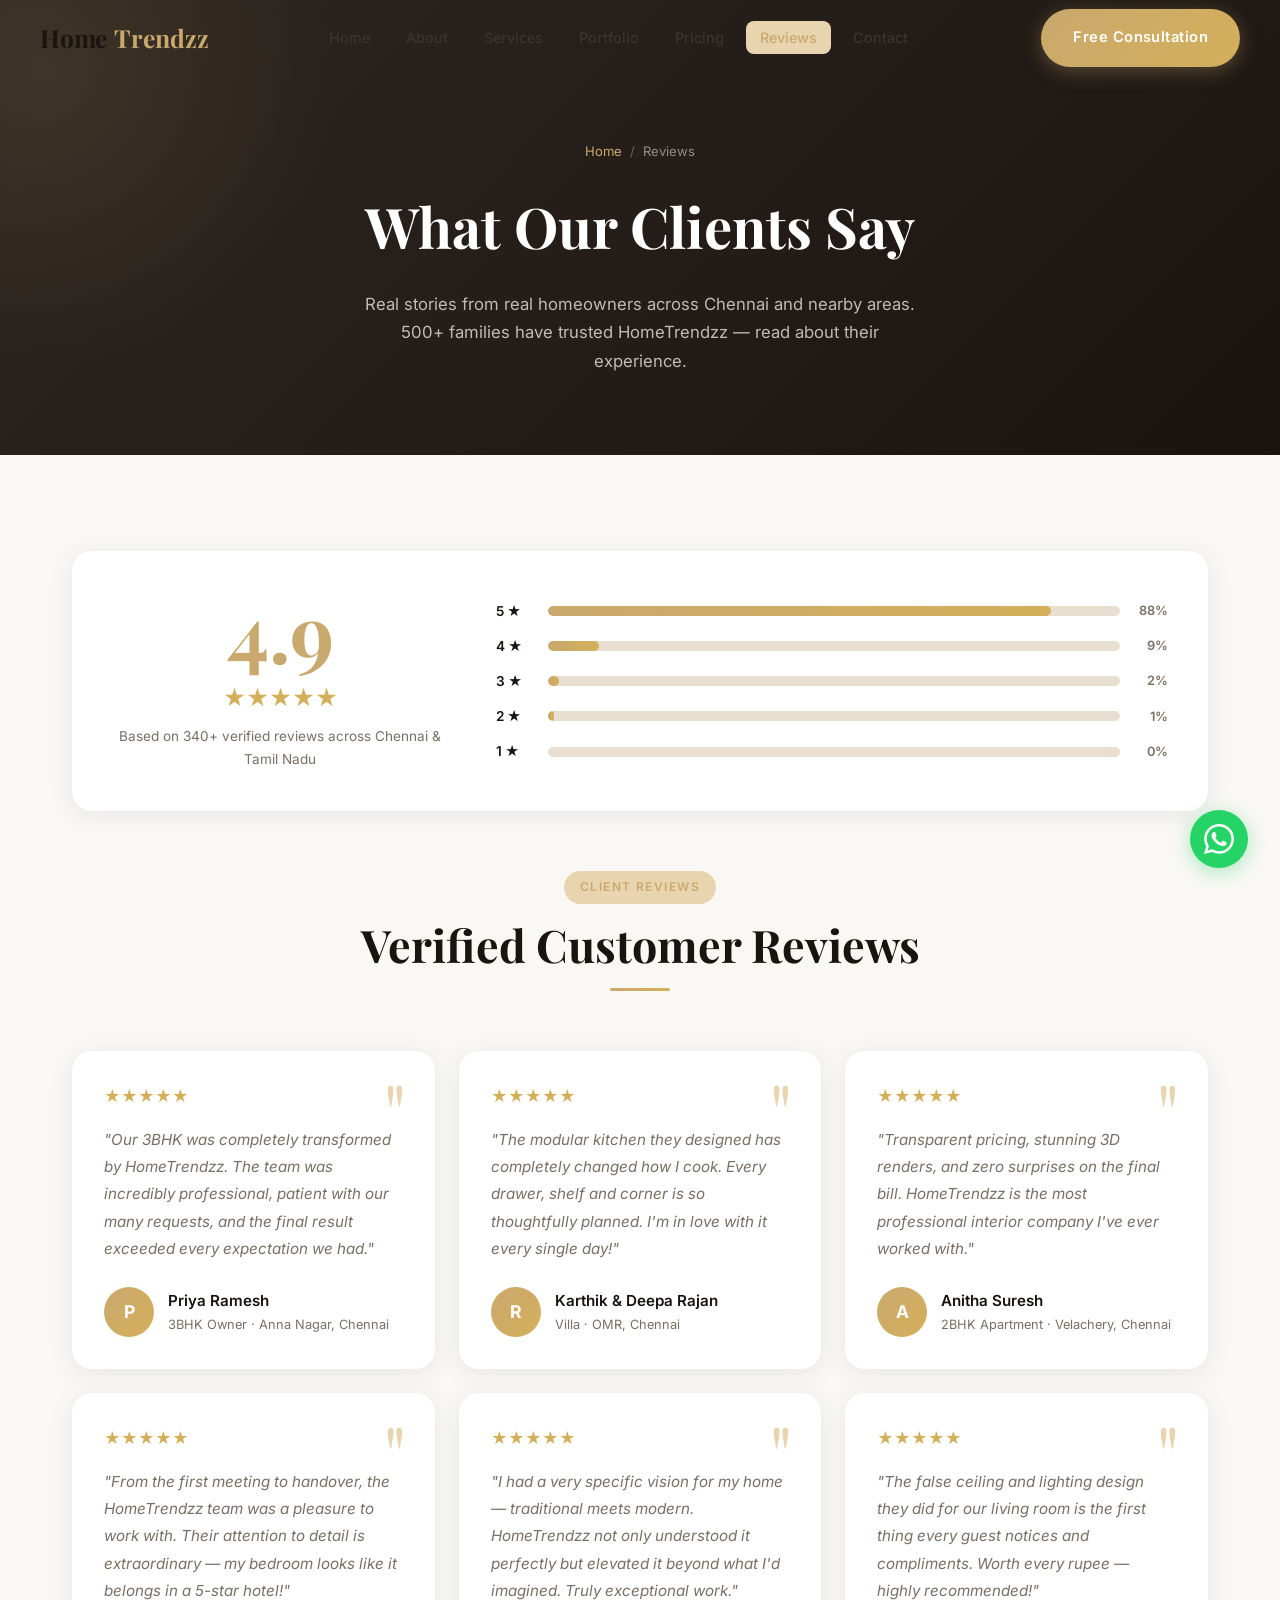
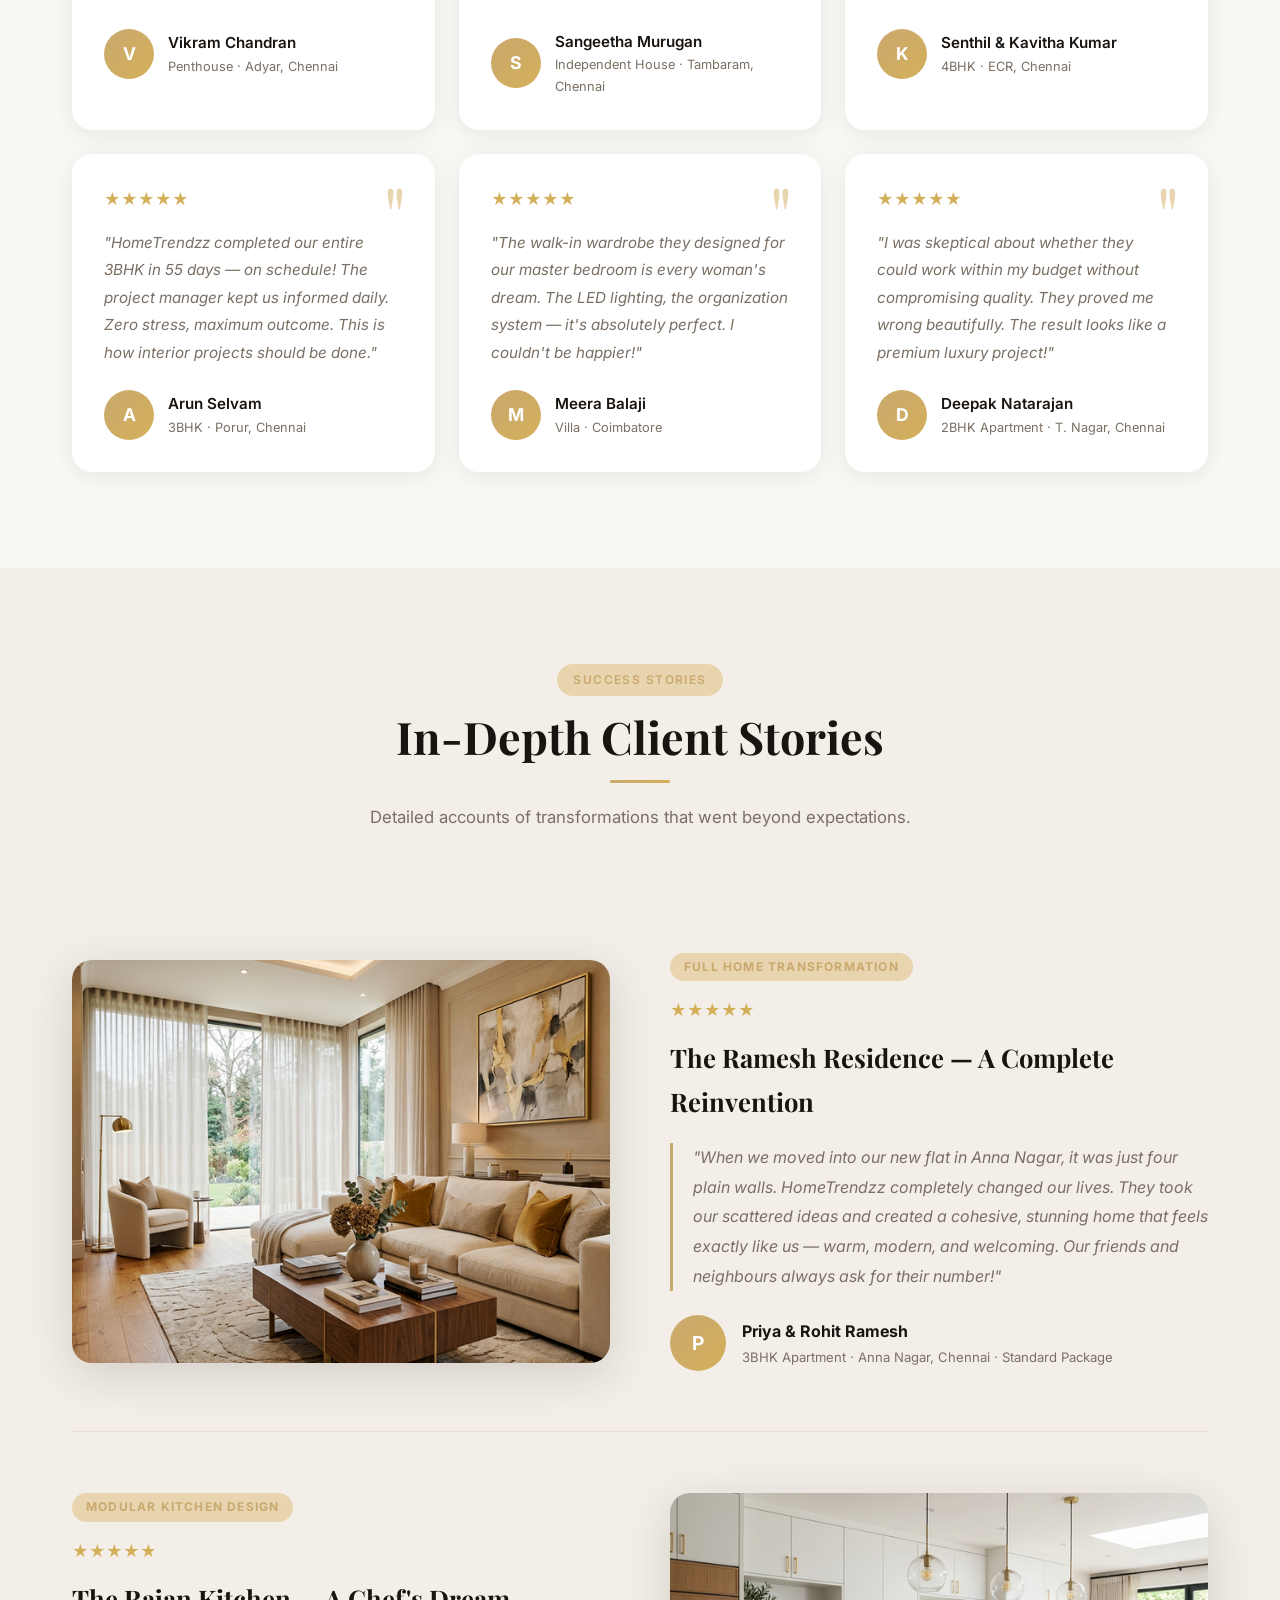
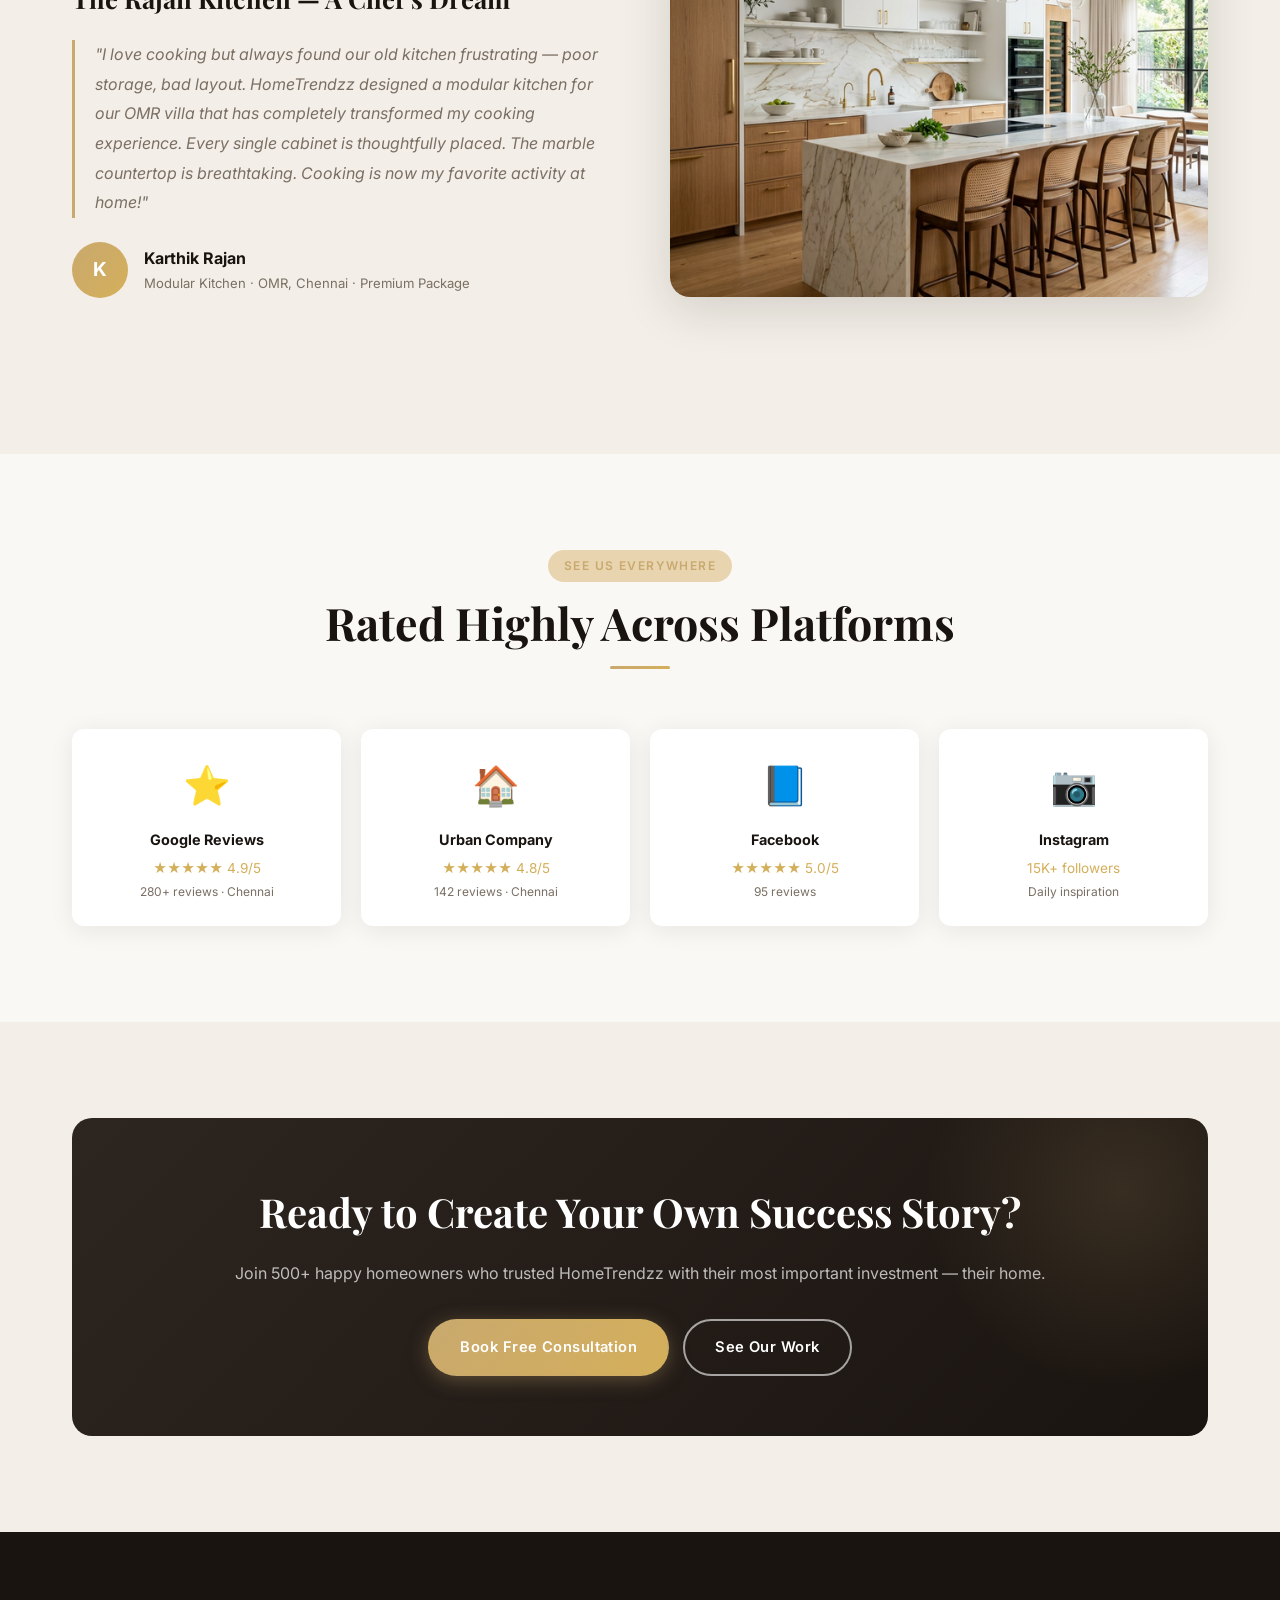
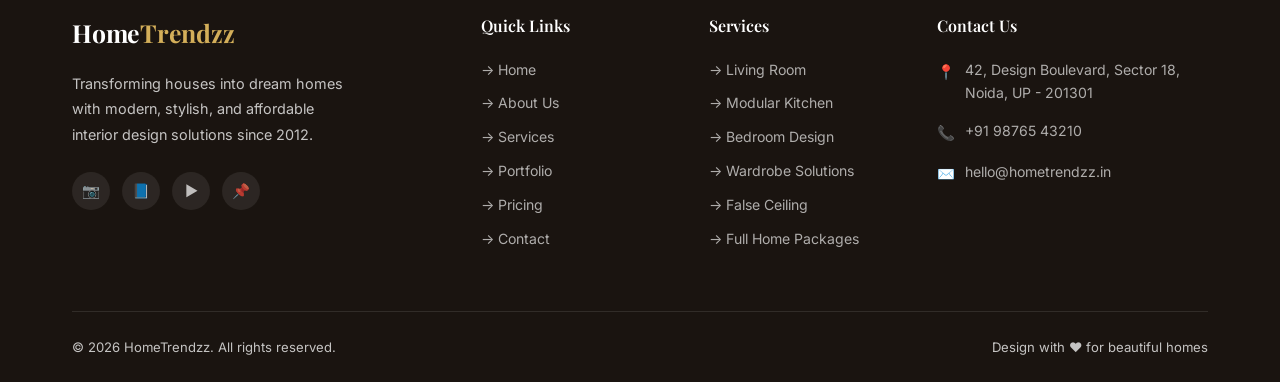
<file: testimonials.html>
﻿<!DOCTYPE html>
<html lang="en">

<head>
    <meta charset="UTF-8" />
    <meta name="viewport" content="width=device-width, initial-scale=1.0, viewport-fit=cover" />
    <title>Client Reviews &amp; Testimonials | HomeTrendzz</title>
    <meta name="description"
        content="Read real customer reviews and success stories from HomeTrendzz clients. See how we've transformed 500+ homes across Chennai and nearby areas with our premium interior design services." />
    <meta name="keywords"
        content="HomeTrendzz reviews Chennai, interior design testimonials Chennai, customer reviews, home interior feedback Tamil Nadu" />
    <link rel="preconnect" href="https://fonts.googleapis.com" />
    <link rel="stylesheet" href="style.css" />
    <style>
        .testimonials-mega {
            display: grid;
            grid-template-columns: repeat(3, 1fr);
            gap: 24px;
        }

        .rating-summary {
            display: grid;
            grid-template-columns: 1fr 2fr;
            gap: 48px;
            align-items: center;
            background: var(--white);
            border-radius: var(--radius-lg);
            padding: 40px;
            box-shadow: var(--shadow);
            margin-bottom: 60px;
        }

        .overall-score {
            text-align: center;
        }

        .big-score {
            font-family: var(--font-serif);
            font-size: 5rem;
            font-weight: 700;
            color: var(--primary);
            line-height: 1;
        }

        .score-stars {
            display: flex;
            gap: 4px;
            justify-content: center;
            margin: 8px 0;
            font-size: 1.4rem;
            color: var(--accent-gold);
        }

        .score-label {
            font-size: 0.85rem;
            color: var(--text-muted);
        }

        .rating-bars {
            display: flex;
            flex-direction: column;
            gap: 12px;
        }

        .rating-row {
            display: flex;
            align-items: center;
            gap: 12px;
        }

        .rating-row span {
            font-size: 0.85rem;
            font-weight: 600;
            color: var(--dark);
            width: 40px;
            flex-shrink: 0;
        }

        .rating-bar {
            flex: 1;
            height: 10px;
            background: var(--border);
            border-radius: 5px;
            overflow: hidden;
        }

        .rating-fill {
            height: 100%;
            background: linear-gradient(90deg, var(--primary), var(--accent-gold));
            border-radius: 5px;
        }

        .rating-row .pct {
            font-size: 0.8rem;
            color: var(--text-muted);
            width: 36px;
            text-align: right;
            flex-shrink: 0;
        }

        .success-story {
            display: grid;
            grid-template-columns: 1fr 1fr;
            gap: 60px;
            align-items: center;
            padding: 60px 0;
            border-bottom: 1px solid var(--border);
        }

        .success-story:last-child {
            border-bottom: none;
        }

        .success-story-img {
            border-radius: var(--radius-lg);
            overflow: hidden;
            box-shadow: var(--shadow-lg);
        }

        .success-story-img img {
            width: 100%;
            aspect-ratio: 4/3;
            object-fit: cover;
        }

        .success-tag {
            display: inline-block;
            background: var(--primary-light);
            color: var(--primary);
            font-size: 0.75rem;
            font-weight: 700;
            text-transform: uppercase;
            letter-spacing: 0.1em;
            padding: 4px 14px;
            border-radius: 20px;
            margin-bottom: 16px;
        }

        .success-content h3 {
            font-family: var(--font-serif);
            font-size: 1.6rem;
            color: var(--dark);
            margin-bottom: 12px;
        }

        .success-content blockquote {
            font-size: 1rem;
            font-style: italic;
            color: var(--text-muted);
            line-height: 1.85;
            margin: 20px 0;
            padding-left: 20px;
            border-left: 3px solid var(--primary);
        }

        .success-meta {
            display: flex;
            align-items: center;
            gap: 16px;
            margin-top: 24px;
        }

        .success-meta .photo {
            width: 56px;
            height: 56px;
            border-radius: 50%;
            background: linear-gradient(135deg, var(--primary), var(--accent-gold));
            display: flex;
            align-items: center;
            justify-content: center;
            color: var(--white);
            font-weight: 700;
            font-size: 1.2rem;
            flex-shrink: 0;
        }

        .success-meta h5 {
            font-weight: 700;
            color: var(--dark);
            font-size: 1rem;
        }

        .success-meta p {
            font-size: 0.82rem;
            color: var(--text-muted);
        }

        .platforms-grid {
            display: grid;
            grid-template-columns: repeat(4, 1fr);
            gap: 20px;
        }

        .platform-card {
            background: var(--white);
            border-radius: var(--radius);
            padding: 24px;
            text-align: center;
            box-shadow: var(--shadow);
            transition: var(--transition);
        }

        .platform-card:hover {
            transform: translateY(-4px);
            box-shadow: var(--shadow-lg);
        }

        .platform-logo {
            font-size: 2.4rem;
            margin-bottom: 10px;
        }

        .platform-name {
            font-weight: 700;
            font-size: 0.9rem;
            color: var(--dark);
            margin-bottom: 4px;
        }

        .platform-rating {
            color: var(--accent-gold);
            font-size: 0.85rem;
            margin-bottom: 2px;
        }

        .platform-count {
            font-size: 0.75rem;
            color: var(--text-muted);
        }

        @media(max-width:1024px) {
            .testimonials-mega {
                grid-template-columns: 1fr 1fr;
            }

            .platforms-grid {
                grid-template-columns: 1fr 1fr;
            }
        }

        @media(max-width:768px) {
            .testimonials-mega {
                grid-template-columns: 1fr;
            }

            .rating-summary {
                grid-template-columns: 1fr;
                gap: 28px;
                padding: 28px 24px;
            }

            .success-story {
                grid-template-columns: 1fr;
                gap: 32px;
                direction: ltr !important;
            }

            .success-story > * {
                direction: ltr !important;
            }

            .platforms-grid {
                grid-template-columns: 1fr 1fr;
            }

            .success-story {
                padding: 40px 0;
            }
        }

        @media(max-width:480px) {
            .platforms-grid {
                grid-template-columns: 1fr 1fr;
            }

            .rating-summary {
                padding: 22px 16px;
            }

            .big-score {
                font-size: 3.8rem;
            }

            .success-content h3 {
                font-size: 1.35rem;
            }

            .success-story {
                padding: 32px 0;
                gap: 24px;
            }
        }
    </style>
</head>

<body>
    <nav id="navbar" class="scrolled">
        <div class="nav-inner">
            <a href="index.html" class="logo">Home<span>Trendzz</span></a>
            <ul class="nav-links" id="nav-links">
                <li><a href="index.html">Home</a></li>
                <li><a href="about.html">About</a></li>
                <li><a href="services.html">Services</a></li>
                <li><a href="portfolio.html">Portfolio</a></li>
                <li><a href="pricing.html">Pricing</a></li>
                <li><a href="testimonials.html">Reviews</a></li>
                <li><a href="contact.html">Contact</a></li>
            </ul>
            <a href="contact.html" class="btn btn-primary nav-cta">Free Consultation</a>
            <div class="burger" id="burger"><span></span><span></span><span></span></div>
        </div>
    </nav>

    <div class="page-hero">
        <div class="container">
            <div class="breadcrumb"><a href="index.html">Home</a><span>/</span>Reviews</div>
            <h1>What Our Clients Say</h1>
            <p>Real stories from real homeowners across Chennai and nearby areas. 500+ families have trusted HomeTrendzz
                — read about their experience.
            </p>
        </div>
    </div>

    <!-- Rating Summary -->
    <section class="section">
        <div class="container">
            <div class="rating-summary reveal">
                <div class="overall-score">
                    <div class="big-score">4.9</div>
                    <div class="score-stars">★★★★★</div>
                    <div style="font-size:0.85rem;color:var(--text-muted);">Based on 340+ verified reviews across
                        Chennai & Tamil Nadu</div>
                </div>
                <div class="rating-bars">
                    <div class="rating-row"><span>5 ★</span>
                        <div class="rating-bar">
                            <div class="rating-fill" style="width:88%"></div>
                        </div><span class="pct">88%</span>
                    </div>
                    <div class="rating-row"><span>4 ★</span>
                        <div class="rating-bar">
                            <div class="rating-fill" style="width:9%"></div>
                        </div><span class="pct">9%</span>
                    </div>
                    <div class="rating-row"><span>3 ★</span>
                        <div class="rating-bar">
                            <div class="rating-fill" style="width:2%"></div>
                        </div><span class="pct">2%</span>
                    </div>
                    <div class="rating-row"><span>2 ★</span>
                        <div class="rating-bar">
                            <div class="rating-fill" style="width:1%"></div>
                        </div><span class="pct">1%</span>
                    </div>
                    <div class="rating-row"><span>1 ★</span>
                        <div class="rating-bar">
                            <div class="rating-fill" style="width:0%"></div>
                        </div><span class="pct">0%</span>
                    </div>
                </div>
            </div>

            <!-- All Reviews -->
            <div class="section-header reveal">
                <div class="badge">Client Reviews</div>
                <h2>Verified Customer Reviews</h2>
                <div class="divider"></div>
            </div>
            <div class="testimonials-mega">
                <div class="testimonial-card reveal reveal-delay-1">
                    <div class="stars">★★★★★</div>
                    <p class="testimonial-text">"Our 3BHK was completely transformed by HomeTrendzz. The team was
                        incredibly professional, patient with our many requests, and the final result exceeded every
                        expectation we had."</p>
                    <div class="testimonial-author">
                        <div class="testimonial-avatar-placeholder">P</div>
                        <div>
                            <div class="author-name">Priya Ramesh</div>
                            <div class="author-meta">3BHK Owner · Anna Nagar, Chennai</div>
                        </div>
                    </div>
                </div>
                <div class="testimonial-card reveal reveal-delay-2">
                    <div class="stars">★★★★★</div>
                    <p class="testimonial-text">"The modular kitchen they designed has completely changed how I cook.
                        Every drawer, shelf and corner is so thoughtfully planned. I'm in love with it every single
                        day!"</p>
                    <div class="testimonial-author">
                        <div class="testimonial-avatar-placeholder">R</div>
                        <div>
                            <div class="author-name">Karthik & Deepa Rajan</div>
                            <div class="author-meta">Villa · OMR, Chennai</div>
                        </div>
                    </div>
                </div>
                <div class="testimonial-card reveal reveal-delay-3">
                    <div class="stars">★★★★★</div>
                    <p class="testimonial-text">"Transparent pricing, stunning 3D renders, and zero surprises on the
                        final bill. HomeTrendzz is the most professional interior company I've ever worked with."</p>
                    <div class="testimonial-author">
                        <div class="testimonial-avatar-placeholder">A</div>
                        <div>
                            <div class="author-name">Anitha Suresh</div>
                            <div class="author-meta">2BHK Apartment · Velachery, Chennai</div>
                        </div>
                    </div>
                </div>
                <div class="testimonial-card reveal reveal-delay-1">
                    <div class="stars">★★★★★</div>
                    <p class="testimonial-text">"From the first meeting to handover, the HomeTrendzz team was a pleasure
                        to work with. Their attention to detail is extraordinary — my bedroom looks like it belongs in a
                        5-star hotel!"</p>
                    <div class="testimonial-author">
                        <div class="testimonial-avatar-placeholder">V</div>
                        <div>
                            <div class="author-name">Vikram Chandran</div>
                            <div class="author-meta">Penthouse · Adyar, Chennai</div>
                        </div>
                    </div>
                </div>
                <div class="testimonial-card reveal reveal-delay-2">
                    <div class="stars">★★★★★</div>
                    <p class="testimonial-text">"I had a very specific vision for my home — traditional meets modern.
                        HomeTrendzz not only understood it perfectly but elevated it beyond what I'd imagined. Truly
                        exceptional work."</p>
                    <div class="testimonial-author">
                        <div class="testimonial-avatar-placeholder">S</div>
                        <div>
                            <div class="author-name">Sangeetha Murugan</div>
                            <div class="author-meta">Independent House · Tambaram, Chennai</div>
                        </div>
                    </div>
                </div>
                <div class="testimonial-card reveal reveal-delay-3">
                    <div class="stars">★★★★★</div>
                    <p class="testimonial-text">"The false ceiling and lighting design they did for our living room is
                        the first thing every guest notices and compliments. Worth every rupee — highly recommended!"
                    </p>
                    <div class="testimonial-author">
                        <div class="testimonial-avatar-placeholder">K</div>
                        <div>
                            <div class="author-name">Senthil & Kavitha Kumar</div>
                            <div class="author-meta">4BHK · ECR, Chennai</div>
                        </div>
                    </div>
                </div>
                <div class="testimonial-card reveal reveal-delay-1">
                    <div class="stars">★★★★★</div>
                    <p class="testimonial-text">"HomeTrendzz completed our entire 3BHK in 55 days — on schedule! The
                        project manager kept us informed daily. Zero stress, maximum outcome. This is how interior
                        projects should be done."</p>
                    <div class="testimonial-author">
                        <div class="testimonial-avatar-placeholder">A</div>
                        <div>
                            <div class="author-name">Arun Selvam</div>
                            <div class="author-meta">3BHK · Porur, Chennai</div>
                        </div>
                    </div>
                </div>
                <div class="testimonial-card reveal reveal-delay-2">
                    <div class="stars">★★★★★</div>
                    <p class="testimonial-text">"The walk-in wardrobe they designed for our master bedroom is every
                        woman's dream. The LED lighting, the organization system — it's absolutely perfect. I couldn't
                        be happier!"</p>
                    <div class="testimonial-author">
                        <div class="testimonial-avatar-placeholder">M</div>
                        <div>
                            <div class="author-name">Meera Balaji</div>
                            <div class="author-meta">Villa · Coimbatore</div>
                        </div>
                    </div>
                </div>
                <div class="testimonial-card reveal reveal-delay-3">
                    <div class="stars">★★★★★</div>
                    <p class="testimonial-text">"I was skeptical about whether they could work within my budget without
                        compromising quality. They proved me wrong beautifully. The result looks like a premium luxury
                        project!"</p>
                    <div class="testimonial-author">
                        <div class="testimonial-avatar-placeholder">D</div>
                        <div>
                            <div class="author-name">Deepak Natarajan</div>
                            <div class="author-meta">2BHK Apartment · T. Nagar, Chennai</div>
                        </div>
                    </div>
                </div>
            </div>
        </div>
    </section>

    <!-- Success Stories -->
    <section class="section section-alt">
        <div class="container">
            <div class="section-header reveal">
                <div class="badge">Success Stories</div>
                <h2>In-Depth Client Stories</h2>
                <div class="divider"></div>
                <p>Detailed accounts of transformations that went beyond expectations.</p>
            </div>

            <div class="success-story">
                <div class="success-story-img reveal">
                    <img src="hero_living_room.png" alt="Sharma Residence Living Room Transformation" />
                </div>
                <div class="success-content reveal reveal-delay-2">
                    <div class="success-tag">Full Home Transformation</div>
                    <div class="stars" style="margin-bottom:12px;">★★★★★</div>
                    <h3>The Ramesh Residence — A Complete Reinvention</h3>
                    <blockquote>"When we moved into our new flat in Anna Nagar, it was just four plain walls.
                        HomeTrendzz completely changed our lives. They took our scattered ideas and created a cohesive,
                        stunning home that feels exactly like us — warm, modern, and welcoming. Our friends and
                        neighbours always ask for their number!"</blockquote>
                    <div class="success-meta">
                        <div class="photo">P</div>
                        <div>
                            <h5>Priya & Rohit Ramesh</h5>
                            <p>3BHK Apartment · Anna Nagar, Chennai · Standard Package</p>
                        </div>
                    </div>
                </div>
            </div>

            <div class="success-story" style="direction:rtl;">
                <div class="success-story-img reveal" style="direction:ltr;">
                    <img src="kitchen_design.png" alt="Gupta Modular Kitchen Design" />
                </div>
                <div class="success-content reveal reveal-delay-2" style="direction:ltr;">
                    <div class="success-tag">Modular Kitchen Design</div>
                    <div class="stars" style="margin-bottom:12px;">★★★★★</div>
                    <h3>The Rajan Kitchen — A Chef's Dream</h3>
                    <blockquote>"I love cooking but always found our old kitchen frustrating — poor storage, bad layout.
                        HomeTrendzz designed a modular kitchen for our OMR villa that has completely transformed my
                        cooking experience. Every single cabinet is thoughtfully placed. The marble countertop is
                        breathtaking. Cooking is now my favorite activity at home!"</blockquote>
                    <div class="success-meta">
                        <div class="photo">K</div>
                        <div>
                            <h5>Karthik Rajan</h5>
                            <p>Modular Kitchen · OMR, Chennai · Premium Package</p>
                        </div>
                    </div>
                </div>
            </div>
        </div>
    </section>

    <!-- Platform Ratings -->
    <section class="section">
        <div class="container">
            <div class="section-header reveal">
                <div class="badge">See Us Everywhere</div>
                <h2>Rated Highly Across Platforms</h2>
                <div class="divider"></div>
            </div>
            <div class="platforms-grid">
                <div class="platform-card reveal reveal-delay-1">
                    <div class="platform-logo">⭐</div>
                    <div class="platform-name">Google Reviews</div>
                    <div class="platform-rating">★★★★★ 4.9/5</div>
                    <div class="platform-count">280+ reviews · Chennai</div>
                </div>
                <div class="platform-card reveal reveal-delay-2">
                    <div class="platform-logo">🏠</div>
                    <div class="platform-name">Urban Company</div>
                    <div class="platform-rating">★★★★★ 4.8/5</div>
                    <div class="platform-count">142 reviews · Chennai</div>
                </div>
                <div class="platform-card reveal reveal-delay-3">
                    <div class="platform-logo">📘</div>
                    <div class="platform-name">Facebook</div>
                    <div class="platform-rating">★★★★★ 5.0/5</div>
                    <div class="platform-count">95 reviews</div>
                </div>
                <div class="platform-card reveal reveal-delay-4">
                    <div class="platform-logo">📷</div>
                    <div class="platform-name">Instagram</div>
                    <div class="platform-rating">15K+ followers</div>
                    <div class="platform-count">Daily inspiration</div>
                </div>
            </div>
        </div>
    </section>

    <!-- CTA -->
    <section class="section section-alt">
        <div class="container">
            <div class="cta-banner reveal">
                <h2>Ready to Create Your Own Success Story?</h2>
                <p>Join 500+ happy homeowners who trusted HomeTrendzz with their most important investment — their home.
                </p>
                <div class="cta-btns">
                    <a href="contact.html" class="btn btn-primary">Book Free Consultation</a>
                    <a href="portfolio.html" class="btn btn-outline-white">See Our Work</a>
                </div>
            </div>
        </div>
    </section>

    <footer id="footer">
        <div class="container">
            <div class="footer-grid">
                <div class="footer-brand"><a href="index.html" class="logo">Home<span>Trendzz</span></a>
                    <p>Transforming houses into dream homes with modern, stylish, and affordable interior design
                        solutions since 2012.</p>
                    <div class="footer-social"><a href="#" class="social-btn">📷</a><a href="#"
                            class="social-btn">📘</a><a href="#" class="social-btn">▶️</a><a href="#"
                            class="social-btn">📌</a></div>
                </div>
                <div class="footer-col">
                    <h4>Quick Links</h4>
                    <ul>
                        <li><a href="index.html">→ Home</a></li>
                        <li><a href="about.html">→ About Us</a></li>
                        <li><a href="services.html">→ Services</a></li>
                        <li><a href="portfolio.html">→ Portfolio</a></li>
                        <li><a href="pricing.html">→ Pricing</a></li>
                        <li><a href="contact.html">→ Contact</a></li>
                    </ul>
                </div>
                <div class="footer-col">
                    <h4>Services</h4>
                    <ul>
                        <li><a href="services.html">→ Living Room</a></li>
                        <li><a href="services.html">→ Modular Kitchen</a></li>
                        <li><a href="services.html">→ Bedroom Design</a></li>
                        <li><a href="services.html">→ Wardrobe Solutions</a></li>
                        <li><a href="services.html">→ False Ceiling</a></li>
                        <li><a href="services.html">→ Full Home Packages</a></li>
                    </ul>
                </div>
                <div class="footer-col">
                    <h4>Contact Us</h4>
                    <div class="footer-contact-item">
                        <div class="icon">📍</div>
                        <p>42, Design Boulevard, Sector 18, Noida, UP - 201301</p>
                    </div>
                    <div class="footer-contact-item">
                        <div class="icon">📞</div>
                        <p>+91 98765 43210</p>
                    </div>
                    <div class="footer-contact-item">
                        <div class="icon">✉️</div>
                        <p>hello@hometrendzz.in</p>
                    </div>
                </div>
            </div>
            <div class="footer-bottom"><span>© 2026 HomeTrendzz. All rights reserved.</span><span>Design with ❤️ for
                    beautiful homes</span></div>
        </div>
    </footer>
    <a href="https://wa.me/919080995018?text=Hi%20HomeTrendzz!" id="whatsapp-btn" target="_blank"
        aria-label="WhatsApp"><svg viewBox="0 0 24 24">
            <path
                d="M17.472 14.382c-.297-.149-1.758-.867-2.03-.967-.273-.099-.471-.148-.67.15-.197.297-.767.966-.94 1.164-.173.199-.347.223-.644.075-.297-.15-1.255-.463-2.39-1.475-.883-.788-1.48-1.761-1.653-2.059-.173-.297-.018-.458.13-.606.134-.133.298-.347.446-.52.149-.174.198-.298.298-.497.099-.198.05-.371-.025-.52-.075-.149-.669-1.612-.916-2.207-.242-.579-.487-.5-.669-.51-.173-.008-.371-.01-.57-.01-.198 0-.52.074-.792.372-.272.297-1.04 1.016-1.04 2.479 0 1.462 1.065 2.875 1.213 3.074.149.198 2.096 3.2 5.077 4.487.709.306 1.262.489 1.694.625.712.227 1.36.195 1.871.118.571-.085 1.758-.719 2.006-1.413.248-.694.248-1.289.173-1.413-.074-.124-.272-.198-.57-.347m-5.421 7.403h-.004a9.87 9.87 0 01-5.031-1.378l-.361-.214-3.741.982.998-3.648-.235-.374a9.86 9.86 0 01-1.51-5.26c.001-5.45 4.436-9.884 9.888-9.884 2.64 0 5.122 1.03 6.988 2.898a9.825 9.825 0 012.893 6.994c-.003 5.45-4.437 9.884-9.885 9.884m8.413-18.297A11.815 11.815 0 0012.05 0C5.495 0 .16 5.335.157 11.892c0 2.096.547 4.142 1.588 5.945L.057 24l6.305-1.654a11.882 11.882 0 005.683 1.448h.005c6.554 0 11.89-5.335 11.893-11.893a11.821 11.821 0 00-3.48-8.413z" />
        </svg></a>
    <button id="scroll-top" aria-label="Scroll to top">↑</button>
    <script src="main.js"></script>
</body>

</html>
</file>
<file: style.css>
/* ===========================
   HomeTrendzz – Design System
   =========================== */

/* ---- Google Fonts ---- */
@import url('https://fonts.googleapis.com/css2?family=Playfair+Display:wght@400;500;600;700&family=Inter:wght@300;400;500;600;700&display=swap');

/* ---- CSS Variables ---- */
:root {
  --primary: #c9a96e;
  --primary-light: #e8d5b0;
  --primary-dark: #a07840;
  --accent-gold: #d4af5a;
  --bg: #faf8f5;
  --bg-alt: #f3efe8;
  --dark: #1a1410;
  --dark-2: #2d2520;
  --text: #3d342a;
  --text-muted: #7a6f64;
  --white: #ffffff;
  --border: #e8dfd0;
  --shadow: 0 4px 24px rgba(26,20,16,0.08);
  --shadow-lg: 0 12px 48px rgba(26,20,16,0.15);
  --radius: 12px;
  --radius-lg: 20px;
  --transition: all 0.35s cubic-bezier(0.4,0,0.2,1);
  --font-serif: 'Playfair Display', serif;
  --font-sans: 'Inter', sans-serif;
  --max-w: 1200px;
  --nav-h: 76px;
}

/* ---- Reset ---- */
*, *::before, *::after { box-sizing: border-box; margin: 0; padding: 0; }
html { scroll-behavior: smooth; font-size: 16px; }
body {
  font-family: var(--font-sans);
  background: var(--bg);
  color: var(--text);
  line-height: 1.7;
  overflow-x: hidden;
  -webkit-font-smoothing: antialiased;
  -moz-osx-font-smoothing: grayscale;
}
img { max-width: 100%; height: auto; display: block; }
a { text-decoration: none; color: inherit; }
ul, ol { list-style: none; }

/* ---- Android & Mobile Compatibility ---- */
/* Remove blue tap highlight on Android Chrome */
* { -webkit-tap-highlight-color: transparent; }

/* Ensure inputs don't zoom on focus (Android/iOS: font-size must be ≥16px) */
input, select, textarea {
  font-size: 16px !important;
  border-radius: 0; /* remove iOS default radius */
  -webkit-appearance: none;
  appearance: none;
}

/* Smooth native scrolling on iOS/Android */
html { -webkit-overflow-scrolling: touch; }

/* Touch-friendly interactive elements */
a, button, .btn, .burger, .filter-tab, .faq-q, .social-btn, #scroll-top, #whatsapp-btn {
  touch-action: manipulation; /* faster tap response on Android */
  cursor: pointer;
}

/* Safe area insets for notched Android/iPhone screens */
#navbar { padding-left: env(safe-area-inset-left); padding-right: env(safe-area-inset-right); }
#footer { padding-bottom: calc(16px + env(safe-area-inset-bottom)); }
#whatsapp-btn { bottom: calc(24px + env(safe-area-inset-bottom)); right: calc(24px + env(safe-area-inset-right)); }

/* Prevent text size auto-adjustment on Android landscape */
html { -webkit-text-size-adjust: 100%; text-size-adjust: 100%; }

/* ---- Utility ---- */
.container { max-width: var(--max-w); margin: 0 auto; padding: 0 24px; }
.section { padding: 96px 0; }
.section-alt { background: var(--bg-alt); }
.section-dark { background: var(--dark-2); color: var(--white); }

.badge {
  display: inline-block;
  font-size: 0.75rem;
  font-weight: 600;
  letter-spacing: 0.12em;
  text-transform: uppercase;
  color: var(--primary);
  background: var(--primary-light);
  padding: 6px 16px;
  border-radius: 50px;
  margin-bottom: 14px;
}
.badge-light {
  background: rgba(201,169,110,0.18);
  color: var(--accent-gold);
}

.section-header { text-align: center; max-width: 680px; margin: 0 auto 60px; }
.section-header h2 {
  font-family: var(--font-serif);
  font-size: clamp(2rem, 4vw, 2.8rem);
  font-weight: 700;
  color: var(--dark);
  margin-bottom: 16px;
  line-height: 1.2;
}
.section-header p { color: var(--text-muted); font-size: 1.05rem; }
.section-dark .section-header h2 { color: var(--white); }
.section-dark .section-header p { color: rgba(255,255,255,0.65); }

.divider {
  width: 60px; height: 3px;
  background: linear-gradient(90deg, var(--primary), var(--accent-gold));
  border-radius: 2px;
  margin: 0 auto 20px;
}

/* ---- Buttons ---- */
.btn {
  display: inline-flex;
  align-items: center;
  gap: 8px;
  font-family: var(--font-sans);
  font-size: 0.92rem;
  font-weight: 600;
  letter-spacing: 0.03em;
  padding: 14px 30px;
  border-radius: 50px;
  border: 2px solid transparent;
  cursor: pointer;
  transition: var(--transition);
  text-decoration: none;
}
.btn-primary {
  background: linear-gradient(135deg, var(--primary), var(--accent-gold));
  color: var(--white);
  border-color: transparent;
  box-shadow: 0 4px 20px rgba(201,169,110,0.35);
}
.btn-primary:hover {
  background: linear-gradient(135deg, var(--primary-dark), var(--primary));
  box-shadow: 0 6px 28px rgba(201,169,110,0.5);
  transform: translateY(-2px);
}
.btn-outline {
  background: transparent;
  color: var(--primary);
  border-color: var(--primary);
}
.btn-outline:hover {
  background: var(--primary);
  color: var(--white);
  transform: translateY(-2px);
}
.btn-white {
  background: var(--white);
  color: var(--dark);
  border-color: var(--white);
}
.btn-white:hover {
  background: var(--primary-light);
  border-color: var(--primary-light);
  transform: translateY(-2px);
}
.btn-outline-white {
  background: transparent;
  color: var(--white);
  border-color: rgba(255,255,255,0.6);
}
.btn-outline-white:hover {
  background: var(--white);
  color: var(--dark);
  border-color: var(--white);
  transform: translateY(-2px);
}

/* ---- Navbar ---- */
#navbar {
  position: fixed;
  top: 0; left: 0; right: 0;
  height: var(--nav-h);
  z-index: 1000;
  transition: var(--transition);
  padding: 0 24px;
}
#navbar.transparent {
  background: transparent;
}
#navbar.scrolled {
  background: rgba(250,248,245,0.97);
  backdrop-filter: blur(16px);
  box-shadow: 0 2px 24px rgba(26,20,16,0.1);
}
.nav-inner {
  max-width: var(--max-w);
  margin: 0 auto;
  height: 100%;
  display: flex;
  align-items: center;
  justify-content: space-between;
}
.logo {
  font-family: var(--font-serif);
  font-size: 1.55rem;
  font-weight: 700;
  color: var(--dark);
  letter-spacing: -0.01em;
  display: flex;
  align-items: center;
  gap: 6px;
}
.logo span { color: var(--primary); }
#navbar.transparent .logo { color: var(--white); }
#navbar.transparent .logo span { color: var(--accent-gold); }

.nav-links {
  display: flex;
  align-items: center;
  gap: 8px;
}
.nav-links a {
  font-size: 0.9rem;
  font-weight: 500;
  padding: 8px 14px;
  border-radius: 8px;
  color: var(--text);
  transition: var(--transition);
}
.nav-links a:hover, .nav-links a.active {
  color: var(--primary);
  background: var(--primary-light);
}
#navbar.transparent .nav-links a {
  color: rgba(255,255,255,0.9);
}
#navbar.transparent .nav-links a:hover {
  color: var(--white);
  background: rgba(255,255,255,0.15);
}
.nav-cta { margin-left: 12px; }

.burger {
  display: none;
  flex-direction: column;
  gap: 5px;
  cursor: pointer;
  padding: 4px;
}
.burger span {
  display: block;
  width: 24px; height: 2px;
  background: var(--dark);
  border-radius: 2px;
  transition: var(--transition);
}
#navbar.transparent .burger span { background: var(--white); }
.burger.open span:nth-child(1) { transform: rotate(45deg) translate(5px,5px); }
.burger.open span:nth-child(2) { opacity: 0; }
.burger.open span:nth-child(3) { transform: rotate(-45deg) translate(5px,-5px); }

/* ---- Hero ---- */
.hero {
  position: relative;
  min-height: 100vh;
  display: flex;
  align-items: center;
  overflow: hidden;
}
.hero-bg {
  position: absolute;
  inset: 0;
  z-index: 0;
}
.hero-bg img {
  width: 100%; height: 100%;
  object-fit: cover;
  object-position: center;
}
.hero-overlay {
  position: absolute;
  inset: 0;
  background: linear-gradient(120deg, rgba(26,20,16,0.72) 45%, rgba(26,20,16,0.3) 100%);
}
.hero-content {
  position: relative;
  z-index: 2;
  color: var(--white);
  max-width: 680px;
}
.hero-content .badge { margin-bottom: 20px; }
.hero-content h1 {
  font-family: var(--font-serif);
  font-size: clamp(2.5rem, 6vw, 4rem);
  font-weight: 700;
  line-height: 1.15;
  margin-bottom: 22px;
}
.hero-content h1 em {
  font-style: normal;
  color: var(--accent-gold);
}
.hero-content p {
  font-size: 1.1rem;
  line-height: 1.8;
  margin-bottom: 36px;
  color: rgba(255,255,255,0.85);
}
.hero-btns { display: flex; gap: 14px; flex-wrap: wrap; }
.hero-stats {
  position: relative;
  z-index: 2;
  margin-top: 56px;
  display: flex;
  gap: 40px;
}
.stat { text-align: left; }
.stat-number {
  font-family: var(--font-serif);
  font-size: 2.2rem;
  font-weight: 700;
  color: var(--accent-gold);
  line-height: 1;
}
.stat-label {
  font-size: 0.82rem;
  color: rgba(255,255,255,0.7);
  text-transform: uppercase;
  letter-spacing: 0.08em;
  margin-top: 4px;
}

/* ---- Cards ---- */
.card {
  background: var(--white);
  border-radius: var(--radius-lg);
  overflow: hidden;
  box-shadow: var(--shadow);
  transition: var(--transition);
}
.card:hover {
  transform: translateY(-6px);
  box-shadow: var(--shadow-lg);
}
.card-body { padding: 28px; }
.card-img { aspect-ratio: 4/3; overflow: hidden; }
.card-img img {
  width: 100%; height: 100%;
  object-fit: cover;
  transition: transform 0.5s ease;
}
.card:hover .card-img img { transform: scale(1.06); }
.card-icon {
  width: 56px; height: 56px;
  background: linear-gradient(135deg, var(--primary-light), var(--bg-alt));
  border-radius: 14px;
  display: flex;
  align-items: center;
  justify-content: center;
  margin-bottom: 18px;
  font-size: 1.5rem;
  transition: var(--transition);
}
.card:hover .card-icon {
  background: linear-gradient(135deg, var(--primary), var(--accent-gold));
}
.card h3 {
  font-family: var(--font-serif);
  font-size: 1.2rem;
  font-weight: 600;
  color: var(--dark);
  margin-bottom: 10px;
}
.card p { color: var(--text-muted); font-size: 0.93rem; }

/* ---- Grid Layouts ---- */
.grid-3 { display: grid; grid-template-columns: repeat(3,1fr); gap: 28px; }
.grid-2 { display: grid; grid-template-columns: repeat(2,1fr); gap: 28px; }
.grid-4 { display: grid; grid-template-columns: repeat(4,1fr); gap: 24px; }

/* ---- Service Cards ---- */
.service-card {
  background: var(--white);
  border-radius: var(--radius-lg);
  overflow: hidden;
  box-shadow: var(--shadow);
  transition: var(--transition);
  display: flex;
  flex-direction: column;
}
.service-card:hover { transform: translateY(-6px); box-shadow: var(--shadow-lg); }
.service-card .card-img { aspect-ratio: 16/10; }
.service-card .card-img img { width:100%; height:100%; object-fit:cover; transition: transform 0.5s; }
.service-card:hover .card-img img { transform:scale(1.06); }
.service-card .card-body { padding:28px; flex:1; display:flex; flex-direction:column; }
.service-card h3 { font-family:var(--font-serif); font-size:1.25rem; font-weight:600; color:var(--dark); margin-bottom:10px; }
.service-card p { color:var(--text-muted); font-size:0.92rem; margin-bottom:14px; flex:1; }
.service-card ul { margin-bottom:20px; }
.service-card ul li {
  font-size: 0.88rem;
  color: var(--text-muted);
  padding: 4px 0;
  padding-left: 18px;
  position: relative;
}
.service-card ul li::before {
  content: '✓';
  position: absolute;
  left: 0;
  color: var(--primary);
  font-weight: 700;
}

/* ---- Portfolio Grid ---- */
.portfolio-grid {
  display: grid;
  grid-template-columns: repeat(3,1fr);
  gap: 20px;
}
.portfolio-item {
  position: relative;
  border-radius: var(--radius);
  overflow: hidden;
  aspect-ratio: 4/3;
  cursor: pointer;
}
.portfolio-item img {
  width:100%; height:100%;
  object-fit:cover;
  transition: transform 0.5s ease;
}
.portfolio-overlay {
  position: absolute;
  inset:0;
  background: linear-gradient(to top, rgba(26,20,16,0.8) 0%, transparent 60%);
  opacity:0;
  transition: var(--transition);
  display:flex;
  align-items:flex-end;
  padding:24px;
}
.portfolio-item:hover img { transform: scale(1.08); }
.portfolio-item:hover .portfolio-overlay { opacity:1; }
.portfolio-overlay-content { color:var(--white); }
.portfolio-overlay-content h4 { font-family:var(--font-serif); font-size:1.1rem; font-weight:600; }
.portfolio-overlay-content p { font-size:0.82rem; color:rgba(255,255,255,0.7); margin-top:4px; }

/* ---- Testimonials ---- */
.testimonial-card {
  background: var(--white);
  border-radius: var(--radius-lg);
  padding: 32px;
  box-shadow: var(--shadow);
  position: relative;
  transition: var(--transition);
}
.testimonial-card:hover { transform: translateY(-4px); box-shadow: var(--shadow-lg); }
.testimonial-card::before {
  content: '"';
  position: absolute;
  top: 20px; right: 28px;
  font-family: var(--font-serif);
  font-size: 5rem;
  line-height: 1;
  color: var(--primary-light);
}
.stars { display:flex; gap:3px; margin-bottom:16px; color: var(--accent-gold); font-size:1rem; }
.testimonial-text { color:var(--text-muted); font-size:0.95rem; line-height:1.8; margin-bottom:24px; font-style:italic; }
.testimonial-author { display:flex; align-items:center; gap:14px; }
.testimonial-avatar {
  width:50px; height:50px;
  border-radius:50%;
  object-fit:cover;
  border:2px solid var(--primary-light);
}
.testimonial-avatar-placeholder {
  width:50px; height:50px;
  border-radius:50%;
  background: linear-gradient(135deg, var(--primary), var(--accent-gold));
  display:flex; align-items:center; justify-content:center;
  color:var(--white); font-weight:700; font-size:1.1rem;
  flex-shrink:0;
}
.author-name { font-weight:600; font-size:0.95rem; color:var(--dark); }
.author-meta { font-size:0.8rem; color:var(--text-muted); }

/* ---- Pricing ---- */
.pricing-card {
  background: var(--white);
  border-radius: var(--radius-lg);
  padding: 40px 32px;
  box-shadow: var(--shadow);
  position:relative;
  transition: var(--transition);
  border: 2px solid transparent;
  text-align: center;
}
.pricing-card:hover, .pricing-card.popular {
  border-color: var(--primary);
  transform: translateY(-6px);
  box-shadow: var(--shadow-lg);
}
.pricing-card.popular { background: linear-gradient(160deg, #fff9f0, #fff); }
.popular-badge {
  position:absolute; top:-14px; left:50%; transform:translateX(-50%);
  background: linear-gradient(135deg, var(--primary), var(--accent-gold));
  color:var(--white);
  font-size:0.75rem; font-weight:700;
  letter-spacing:0.1em; text-transform:uppercase;
  padding:6px 20px; border-radius:50px;
}
.pricing-card h3 { font-family:var(--font-serif); font-size:1.4rem; color:var(--dark); margin-bottom:8px; }
.pricing-card .plan-desc { color:var(--text-muted); font-size:0.88rem; margin-bottom:24px; }
.price { margin-bottom:28px; }
.price .amount {
  font-family:var(--font-serif);
  font-size:2.8rem; font-weight:700;
  color:var(--primary);
  line-height:1;
}
.price .from { font-size:0.85rem; color:var(--text-muted); display:block; margin-top:4px; }
.pricing-features { text-align:left; margin-bottom:32px; }
.pricing-features li {
  padding: 8px 0;
  border-bottom: 1px solid var(--border);
  font-size: 0.9rem;
  color: var(--text-muted);
  display:flex; align-items:center; gap:10px;
}
.pricing-features li .check { color:var(--primary); font-weight:700; }
.pricing-features li .cross { color:#d9534f; }

/* ---- Contact Form ---- */
.form-group { margin-bottom: 20px; }
.form-group label {
  display:block;
  font-size:0.88rem;
  font-weight:600;
  color:var(--dark);
  margin-bottom:8px;
}
.form-group input,
.form-group textarea,
.form-group select {
  width:100%;
  padding:14px 18px;
  background:var(--bg);
  border:1.5px solid var(--border);
  border-radius:var(--radius);
  font-family:var(--font-sans);
  font-size:0.95rem;
  color:var(--text);
  transition:var(--transition);
  outline:none;
}
.form-group input:focus,
.form-group textarea:focus,
.form-group select:focus {
  border-color:var(--primary);
  box-shadow: 0 0 0 3px rgba(201,169,110,0.18);
  background:var(--white);
}
.form-group textarea { resize:vertical; min-height:140px; }

/* ---- Footer ---- */
#footer {
  background: var(--dark);
  color: rgba(255,255,255,0.75);
  padding: 80px 0 0;
}
.footer-grid {
  display: grid;
  grid-template-columns: 2fr 1fr 1fr 1.5fr;
  gap: 48px;
  margin-bottom: 60px;
}
.footer-brand .logo { color: var(--white); margin-bottom: 16px; display:block; }
.footer-brand .logo span { color: var(--accent-gold); }
.footer-brand p { font-size:0.9rem; line-height:1.8; max-width:280px; }
.footer-social { display:flex; gap:12px; margin-top:24px; }
.social-btn {
  width:38px; height:38px;
  border-radius:50%;
  background:rgba(255,255,255,0.08);
  display:flex; align-items:center; justify-content:center;
  font-size:0.9rem;
  transition:var(--transition);
  color:rgba(255,255,255,0.7);
}
.social-btn:hover {
  background: var(--primary);
  color: var(--white);
  transform:translateY(-2px);
}
.footer-col h4 {
  font-family: var(--font-serif);
  font-size:1rem; font-weight:600;
  color:var(--white);
  margin-bottom:18px;
}
.footer-col ul { display:flex; flex-direction:column; gap:10px; }
.footer-col ul li a {
  font-size:0.88rem;
  color:rgba(255,255,255,0.65);
  transition:var(--transition);
  display:flex; align-items:center; gap:6px;
}
.footer-col ul li a:hover { color:var(--primary); padding-left:4px; }
.footer-contact-item { margin-bottom:14px; display:flex; gap:10px; }
.footer-contact-item .icon { color:var(--primary); font-size:0.9rem; margin-top:2px; }
.footer-contact-item p { font-size:0.88rem; color:rgba(255,255,255,0.65); }
.footer-bottom {
  border-top: 1px solid rgba(255,255,255,0.1);
  padding: 24px 0;
  display:flex;
  align-items:center;
  justify-content:space-between;
  font-size:0.82rem;
}
.footer-bottom a { color:var(--primary); }

/* ---- WhatsApp Floating Button ---- */
#whatsapp-btn {
  position:fixed;
  bottom:32px; right:32px;
  width:58px; height:58px;
  background:#25D366;
  border-radius:50%;
  display:flex; align-items:center; justify-content:center;
  box-shadow: 0 4px 20px rgba(37,211,102,0.4);
  z-index:999;
  transition:var(--transition);
  animation: waPulse 2s infinite;
}
#whatsapp-btn:hover {
  transform:scale(1.1);
  box-shadow: 0 6px 28px rgba(37,211,102,0.55);
}
#whatsapp-btn svg { width:30px; height:30px; fill:var(--white); }
@keyframes waPulse {
  0%,100%{ box-shadow:0 4px 20px rgba(37,211,102,0.4); }
  50%{ box-shadow:0 4px 36px rgba(37,211,102,0.65); }
}

/* ---- Scroll to top ---- */
#scroll-top {
  position:fixed;
  bottom:100px; right:32px;
  width:44px; height:44px;
  background:var(--primary);
  color:var(--white);
  border:none;
  border-radius:50%;
  display:flex; align-items:center; justify-content:center;
  cursor:pointer;
  z-index:998;
  opacity:0; pointer-events:none;
  transition:var(--transition);
  font-size:1.1rem;
}
#scroll-top.visible { opacity:1; pointer-events:auto; }
#scroll-top:hover { background:var(--primary-dark); transform:translateY(-2px); }

/* ---- Page Hero (inner pages) ---- */
.page-hero {
  padding: 140px 0 80px;
  background: linear-gradient(135deg, var(--dark-2) 0%, var(--dark) 100%);
  text-align:center;
  color:var(--white);
  position:relative;
  overflow:hidden;
}
.page-hero::before {
  content:'';
  position:absolute;
  top:-50%; left:-20%;
  width:600px; height:600px;
  background: radial-gradient(circle, rgba(201,169,110,0.12) 0%, transparent 70%);
  pointer-events:none;
}
.page-hero h1 {
  font-family:var(--font-serif);
  font-size:clamp(2.2rem,5vw,3.5rem);
  font-weight:700;
  margin-bottom:16px;
}
.page-hero p { color:rgba(255,255,255,0.7); font-size:1.05rem; max-width:560px; margin:0 auto; }
.breadcrumb {
  display:flex; align-items:center; justify-content:center;
  gap:8px; margin-bottom:16px;
  font-size:0.82rem; color:rgba(255,255,255,0.5);
}
.breadcrumb a { color:var(--primary); }
.breadcrumb span { color:rgba(255,255,255,0.3); }

/* ---- Animations ---- */
.reveal {
  opacity:0;
  transform:translateY(30px);
  transition:opacity 0.7s ease, transform 0.7s ease;
}
.reveal.visible {
  opacity:1;
  transform:translateY(0);
}
.reveal-delay-1 { transition-delay:0.1s; }
.reveal-delay-2 { transition-delay:0.2s; }
.reveal-delay-3 { transition-delay:0.3s; }
.reveal-delay-4 { transition-delay:0.4s; }

/* ---- Filter Tabs ---- */
.filter-tabs {
  display:flex; flex-wrap:wrap; gap:10px;
  justify-content:center; margin-bottom:40px;
}
.filter-tab {
  padding:8px 22px;
  border-radius:50px;
  border:1.5px solid var(--border);
  background:transparent;
  font-family:var(--font-sans);
  font-size:0.88rem; font-weight:500;
  color:var(--text-muted);
  cursor:pointer;
  transition:var(--transition);
}
.filter-tab.active, .filter-tab:hover {
  background:var(--primary);
  color:var(--white);
  border-color:var(--primary);
}

/* ---- Why Choose Us ---- */
.why-item {
  display:flex; gap:20px; align-items:flex-start;
  padding:24px;
  background:var(--white);
  border-radius:var(--radius);
  box-shadow:var(--shadow);
  transition:var(--transition);
}
.why-item:hover { transform:translateY(-4px); box-shadow:var(--shadow-lg); }
.why-icon {
  width:52px; height:52px; flex-shrink:0;
  background:linear-gradient(135deg,var(--primary-light),var(--bg-alt));
  border-radius:12px;
  display:flex; align-items:center; justify-content:center;
  font-size:1.4rem;
}
.why-item h4 { font-family:var(--font-serif); font-size:1.05rem; font-weight:600; color:var(--dark); margin-bottom:6px; }
.why-item p { font-size:0.88rem; color:var(--text-muted); }

/* ---- Team Card ---- */
.team-card {
  background:var(--white);
  border-radius:var(--radius-lg);
  overflow:hidden;
  box-shadow:var(--shadow);
  text-align:center;
  transition:var(--transition);
}
.team-card:hover { transform:translateY(-6px); box-shadow:var(--shadow-lg); }
.team-card .team-img { aspect-ratio:1; overflow:hidden; }
.team-card .team-img img { width:100%; height:100%; object-fit:cover; transition:transform 0.5s; }
.team-card:hover .team-img img { transform:scale(1.06); }
.team-card .team-body { padding:24px; }
.team-card h4 { font-family:var(--font-serif); font-size:1.1rem; font-weight:600; color:var(--dark); margin-bottom:4px; }
.team-card .role { font-size:0.82rem; color:var(--primary); font-weight:500; text-transform:uppercase; letter-spacing:0.06em; }

/* ---- Map & Contact ---- */
.map-wrapper {
  border-radius:var(--radius-lg);
  overflow:hidden;
  box-shadow:var(--shadow);
  height:360px;
}
.map-wrapper iframe { width:100%; height:100%; border:0; }

.contact-info-item {
  display:flex; gap:16px; align-items:flex-start;
  padding:20px;
  background:var(--white);
  border-radius:var(--radius);
  box-shadow:var(--shadow);
  margin-bottom:16px;
  transition:var(--transition);
}
.contact-info-item:hover { transform:translateX(4px); }
.contact-info-icon {
  width:48px; height:48px; flex-shrink:0;
  background:linear-gradient(135deg,var(--primary-light),var(--bg-alt));
  border-radius:12px;
  display:flex; align-items:center; justify-content:center;
  font-size:1.2rem; color:var(--primary);
}
.contact-info-item h5 { font-weight:600; font-size:0.95rem; color:var(--dark); margin-bottom:4px; }
.contact-info-item p { font-size:0.88rem; color:var(--text-muted); }

/* ---- CTA Banner ---- */
.cta-banner {
  background:linear-gradient(135deg,var(--dark-2),var(--dark));
  border-radius:var(--radius-lg);
  padding:60px 48px;
  text-align:center;
  position:relative;
  overflow:hidden;
}
.cta-banner::before {
  content:'';
  position:absolute;
  top:-40%; right:-10%;
  width:400px; height:400px;
  background:radial-gradient(circle,rgba(201,169,110,0.15) 0%,transparent 70%);
  pointer-events:none;
}
.cta-banner h2 {
  font-family:var(--font-serif);
  font-size:clamp(1.8rem,3.5vw,2.5rem);
  color:var(--white);
  margin-bottom:14px;
}
.cta-banner p { color:rgba(255,255,255,0.7); font-size:1rem; margin-bottom:32px; }
.cta-btns { display:flex; gap:14px; justify-content:center; flex-wrap:wrap; }

/* ---- Toggle Accordion ---- */
.faq-item {
  border-bottom:1px solid var(--border);
  padding:20px 0;
}
.faq-q {
  display:flex; justify-content:space-between; align-items:center;
  cursor:pointer;
  font-weight:600; font-size:1rem; color:var(--dark);
}
.faq-q .faq-icon { font-size:1.2rem; color:var(--primary); transition:var(--transition); }
.faq-item.open .faq-icon { transform:rotate(45deg); }
.faq-a { font-size:0.92rem; color:var(--text-muted); max-height:0; overflow:hidden; transition:max-height 0.4s ease; }
.faq-item.open .faq-a { max-height:200px; padding-top:12px; }

/* ================================================================
   RESPONSIVE DESIGN – Full Breakpoint System
   Desktop-first approach
   ================================================================ */

/* ---- Wide Desktop: 1536px+ ---- */
@media(min-width:1536px){
  :root { --max-w:1400px; }
}

/* ---- Laptop / Small Desktop: 1025px – 1280px ---- */
@media(max-width:1280px){
  .container { padding:0 32px; }
  .hero-content h1 { font-size:clamp(2.2rem,5vw,3.5rem); }
}

/* ---- Tablet Landscape: 769px – 1024px ---- */
@media(max-width:1024px){
  .container { padding:0 28px; }
  .section { padding:80px 0; }

  /* Grids */
  .grid-3 { grid-template-columns:repeat(2,1fr); gap:24px; }
  .grid-4 { grid-template-columns:repeat(2,1fr); gap:20px; }
  .portfolio-grid { grid-template-columns:repeat(2,1fr); gap:16px; }

  /* Footer */
  .footer-grid { grid-template-columns:1fr 1fr; gap:36px; }
  .footer-brand { grid-column:1/-1; }

  /* Navbar – show burger early on tablet */
  .nav-links a { padding:8px 10px; font-size:0.85rem; }
  .nav-cta { padding:10px 20px; font-size:0.85rem; }

  /* Hero stats */
  .hero-stats { gap:28px; }

  /* CTA */
  .cta-banner { padding:48px 36px; }

  /* Page Hero */
  .page-hero { padding:120px 0 70px; }
}

/* ---- Tablet Portrait: 481px – 768px ---- */
@media(max-width:768px){
  :root { --nav-h:70px; }
  .container { padding:0 20px; }
  .section { padding:64px 0; }
  .section-header { margin-bottom:40px; }

  /* Navbar mobile drawer */
  .nav-links {
    display:none;
    position:fixed;
    inset:0;
    top:var(--nav-h);
    background:var(--bg);
    flex-direction:column;
    padding:28px 24px 40px;
    gap:4px;
    z-index:999;
    overflow-y:auto;
    box-shadow:0 8px 40px rgba(26,20,16,0.12);
  }
  .nav-links.open { display:flex; }
  .nav-links a {
    font-size:1rem;
    padding:14px 16px;
    border-radius:10px;
    border-bottom:1px solid var(--border);
  }
  .nav-links a:last-child { border-bottom:none; }
  .nav-cta { display:none; }
  .burger { display:flex; }

  /* Hero */
  .hero-content { max-width:100%; }
  .hero-content h1 { font-size:clamp(2rem,8vw,3rem); }
  .hero-content p { font-size:1rem; }
  .hero-btns { gap:12px; }
  .hero-stats { gap:20px; flex-wrap:wrap; margin-top:40px; }
  .stat-number { font-size:1.9rem; }

  /* Grids */
  .grid-2 { grid-template-columns:1fr; }
  .grid-3 { grid-template-columns:1fr; }
  .grid-4 { grid-template-columns:repeat(2,1fr); }
  .portfolio-grid { grid-template-columns:repeat(2,1fr); gap:14px; }

  /* Cards */
  .card-body { padding:22px; }
  .testimonial-card { padding:24px; }
  .pricing-card { padding:32px 24px; }

  /* Footer */
  .footer-grid { grid-template-columns:1fr; gap:28px; }
  .footer-brand { max-width:100%; }
  .footer-brand p { max-width:100%; }
  .footer-bottom {
    flex-direction:column;
    text-align:center;
    gap:8px;
  }

  /* CTA banner */
  .cta-banner { padding:36px 24px; }
  .cta-banner h2 { font-size:1.7rem; }

  /* Page Hero */
  .page-hero { padding:110px 0 60px; }

  /* Map */
  .map-wrapper { height:280px; }

  /* WhatsApp + scroll top */
  #whatsapp-btn { bottom:24px; right:24px; width:52px; height:52px; }
  #whatsapp-btn svg { width:26px; height:26px; }
  #scroll-top { bottom:88px; right:24px; }

  /* Service, why items */
  .service-card .card-img { aspect-ratio:16/9; }
  .why-item { padding:20px; gap:14px; }

  /* Feature strip */
  .features-row { gap:20px; }
}

/* ---- Mobile: ≤480px ---- */
@media(max-width:480px){
  :root { --nav-h:64px; }
  .container { padding:0 16px; }
  .section { padding:52px 0; }
  .section-header { margin-bottom:32px; }
  .section-header h2 { font-size:1.75rem; }
  .section-header p { font-size:0.95rem; }

  /* Navbar */
  .logo { font-size:1.3rem; }
  .nav-links { padding:20px 16px 36px; }
  .nav-links a { font-size:0.95rem; padding:12px 14px; }

  /* Hero */
  .hero-content h1 { font-size:clamp(1.7rem,7vw,2.4rem); line-height:1.2; }
  .hero-content p { font-size:0.95rem; margin-bottom:28px; }
  .hero-btns { flex-direction:column; gap:10px; }
  .hero-btns .btn { width:100%; justify-content:center; }
  .hero-stats { gap:16px; margin-top:32px; }
  .stat-number { font-size:1.65rem; }
  .stat-label { font-size:0.75rem; }

  /* Grids – all single column on mobile */
  .grid-3, .grid-2, .grid-4 { grid-template-columns:1fr; gap:16px; }
  .portfolio-grid { grid-template-columns:1fr; gap:12px; }

  /* Buttons */
  .btn { padding:13px 24px; font-size:0.88rem; }

  /* Cards */
  .card-body { padding:18px; }
  .card h3 { font-size:1.1rem; }

  /* Pricing */
  .pricing-card { padding:28px 18px; }
  .price .amount { font-size:2.3rem; }

  /* Testimonials */
  .testimonial-card { padding:20px; }
  .testimonial-card::before { font-size:3.5rem; top:12px; right:18px; }

  /* Contact */
  .contact-info-item { padding:16px; gap:12px; }
  .contact-info-icon { width:40px; height:40px; font-size:1rem; }

  /* CTA */
  .cta-banner { padding:28px 18px; border-radius:var(--radius); }
  .cta-banner h2 { font-size:1.45rem; }
  .cta-banner p { font-size:0.9rem; }
  .cta-btns { flex-direction:column; gap:10px; }
  .cta-btns .btn { width:100%; justify-content:center; }

  /* Page hero */
  .page-hero { padding:96px 0 50px; }
  .page-hero h1 { font-size:clamp(1.6rem,7vw,2.4rem); }

  /* Footer */
  .footer-grid { gap:24px; }
  #footer { padding:56px 0 0; }
  .footer-social { gap:8px; }
  .social-btn { width:34px; height:34px; font-size:0.8rem; }
  .footer-bottom { font-size:0.75rem; padding:18px 0; }

  /* Why items */
  .why-item { flex-direction:column; gap:12px; }
  .why-icon { width:44px; height:44px; }

  /* Floating buttons */
  #whatsapp-btn { bottom:18px; right:18px; width:48px; height:48px; }
  #whatsapp-btn svg { width:24px; height:24px; }
  #scroll-top { bottom:80px; right:18px; width:38px; height:38px; font-size:0.95rem; }

  /* Map */
  .map-wrapper { height:220px; }

  /* Badges */
  .badge { font-size:0.7rem; padding:5px 14px; }

  /* Section header divider */
  .section-header { max-width:100%; }
}

/* ---- Small Mobile: ≤380px ---- */
@media(max-width:380px){
  .container { padding:0 14px; }
  .hero-content h1 { font-size:1.55rem; }
  .section-header h2 { font-size:1.55rem; }
  .btn { padding:12px 20px; font-size:0.85rem; }
  .stat-number { font-size:1.45rem; }
  .logo { font-size:1.2rem; }
  .pricing-card { padding:24px 14px; }
  .cta-banner h2 { font-size:1.3rem; }
}
</file>
